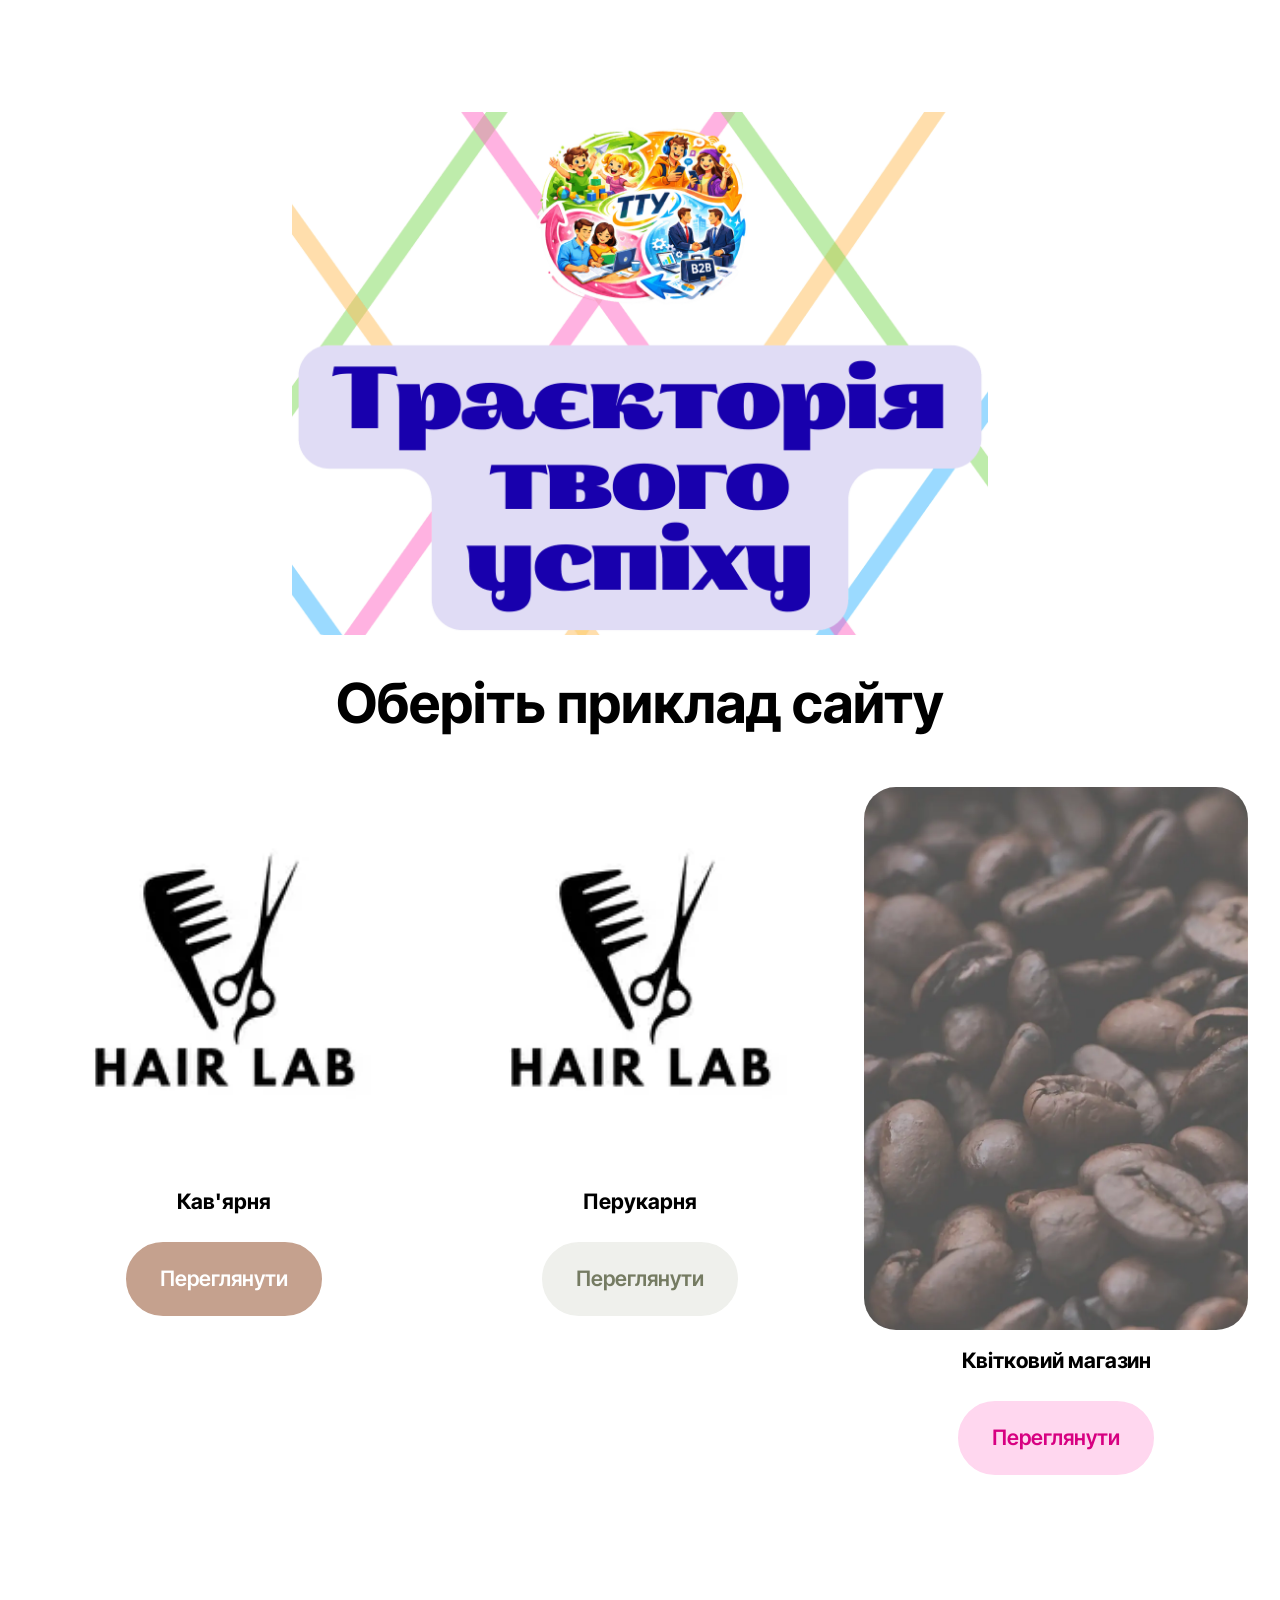
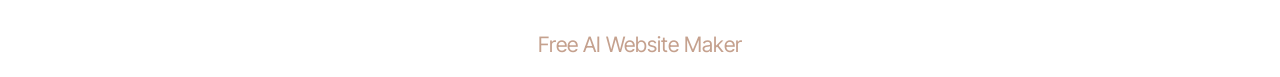
<file: index.html>
<!DOCTYPE html>
<html  >
<head>
  <!-- Site made with Mobirise Website Builder v6.1.12, https://mobirise.com -->
  <meta charset="UTF-8">
  <meta http-equiv="X-UA-Compatible" content="IE=edge">
  <meta name="generator" content="Mobirise v6.1.12, mobirise.com">
  <meta name="viewport" content="width=device-width, initial-scale=1, minimum-scale=1">
  <link rel="shortcut icon" href="assets/images/logo5.png" type="image/x-icon">
  <meta name="description" content="">
  
  
  <title>Home</title>
  <link rel="stylesheet" href="assets/bootstrap/css/bootstrap.min.css">
  <link rel="stylesheet" href="assets/theme/css/style.css">
  <link rel="preload" href="https://fonts.googleapis.com/css?family=Mako:400&display=swap" as="style" onload="this.onload=null;this.rel='stylesheet'">
  <noscript><link rel="stylesheet" href="https://fonts.googleapis.com/css?family=Mako:400&display=swap"></noscript>
  <link rel="preload" href="https://fonts.googleapis.com/css?family=Inter+Tight:100,200,300,400,500,600,700,800,900,100i,200i,300i,400i,500i,600i,700i,800i,900i&display=swap" as="style" onload="this.onload=null;this.rel='stylesheet'">
  <noscript><link rel="stylesheet" href="https://fonts.googleapis.com/css?family=Inter+Tight:100,200,300,400,500,600,700,800,900,100i,200i,300i,400i,500i,600i,700i,800i,900i&display=swap"></noscript>
  <link rel="preload" as="style" href="assets/mobirise/css/mbr-additional.css?v=Z0sN63"><link rel="stylesheet" href="assets/mobirise/css/mbr-additional.css?v=Z0sN63" type="text/css">

  
  
  
</head>
<body>
  
  <section data-bs-version="5.1" class="image01 cid-vifTOXZz1Y" id="image01-1h">
  

  
  

  <div class="container">
    <div class="row justify-content-center">
      <div class="col-12 col-lg-7">
        <div class="image-wrapper mb-4">
          <img class="w-100" src="assets/images/d091d183d0bad0bbd0b5d1822017-1414x1062.png" alt="Mobirise Website Builder">
        </div>
        
        
      </div>
    </div>
  </div>
</section>

<section data-bs-version="5.1" class="features13 start cid-vifULb8mxx" id="features013-1k">
    

<div class="container-fluid">
  <div class="row justify-content-center">
    <div class="col-12 content-head">
      <div class="mbr-section-head mb-5">
        <h4 class="mbr-section-title mbr-fonts-style align-center mb-0 display-2"><strong>Оберіть приклад сайту</strong></h4>
        
      </div>
    </div>
  </div>
  <div class="row mbr-section-content">
    <div class="item features-image col-6 col-md-4 col-lg-4">
      <div class="item-wrapper">
        <div class="item-img">
          <img src="assets/images/-.webp" alt="Mobirise Website Builder" title="" data-slide-to="0" data-bs-slide-to="0">
        </div>
        <div class="item-content align-left mt-3">
          <h5 class="item-title mbr-fonts-style mb-3 display-7">
            <strong>Кав'ярня</strong></h5>
          
          
        </div>
        <div class="mbr-section-btn item-footer mt-2"><a href="page1.html" class="btn item-btn btn-primary display-7">Переглянути</a></div>
      </div>
    </div>
    <div class="item features-image col-6 col-md-4 col-lg-4">
      <div class="item-wrapper">
        <div class="item-img">
          <img src="assets/images/-.webp" alt="Mobirise Website Builder" title="" data-slide-to="1" data-bs-slide-to="1">
        </div>
        <div class="item-content align-left mt-3">
          <h5 class="item-title mbr-fonts-style mb-3 display-7">
            <strong>Перукарня</strong></h5>
          
          
        </div>
        <div class="mbr-section-btn item-footer mt-2"><a href="page2.html" class="btn item-btn btn-white display-7">Переглянути</a></div>
      </div>
    </div>
    <div class="item features-image col-6 col-md-4 col-lg-4">
      <div class="item-wrapper">
        <div class="item-img">
          <img src="assets/images/-1.webp" alt="Mobirise Website Builder" title="" data-slide-to="2" data-bs-slide-to="2">
        </div>
        <div class="item-content align-left mt-3">
          <h5 class="item-title mbr-fonts-style mb-3 display-7">
            <strong>Квітковий магазин</strong></h5>
          
          
        </div>
        <div class="mbr-section-btn item-footer mt-2"><a href="page3.html" class="btn item-btn btn-secondary display-7">Переглянути</a></div>
      </div>
    </div>
    
    
    

  </div>
</div>
</section><section class="display-7" style="padding: 0;align-items: center;justify-content: center;flex-wrap: wrap;    align-content: center;display: flex;position: relative;height: 4rem;"><a href="https://mobiri.se/" style="flex: 1 1;height: 4rem;position: absolute;width: 100%;z-index: 1;"><img alt="" style="height: 4rem;" src="[data-uri]"></a><p style="margin: 0;text-align: center;" class="display-7">&#8204;</p><a style="z-index:1" href="https://mobirise.com/builder/ai-website-maker.html">Free AI Website Maker</a></section><script src="assets/bootstrap/js/bootstrap.bundle.min.js"></script>  <script src="assets/smoothscroll/smooth-scroll.js"></script>  <script src="assets/ytplayer/index.js"></script>  <script src="assets/theme/js/script.js"></script>  
  
  
</body>
</html>
</file>
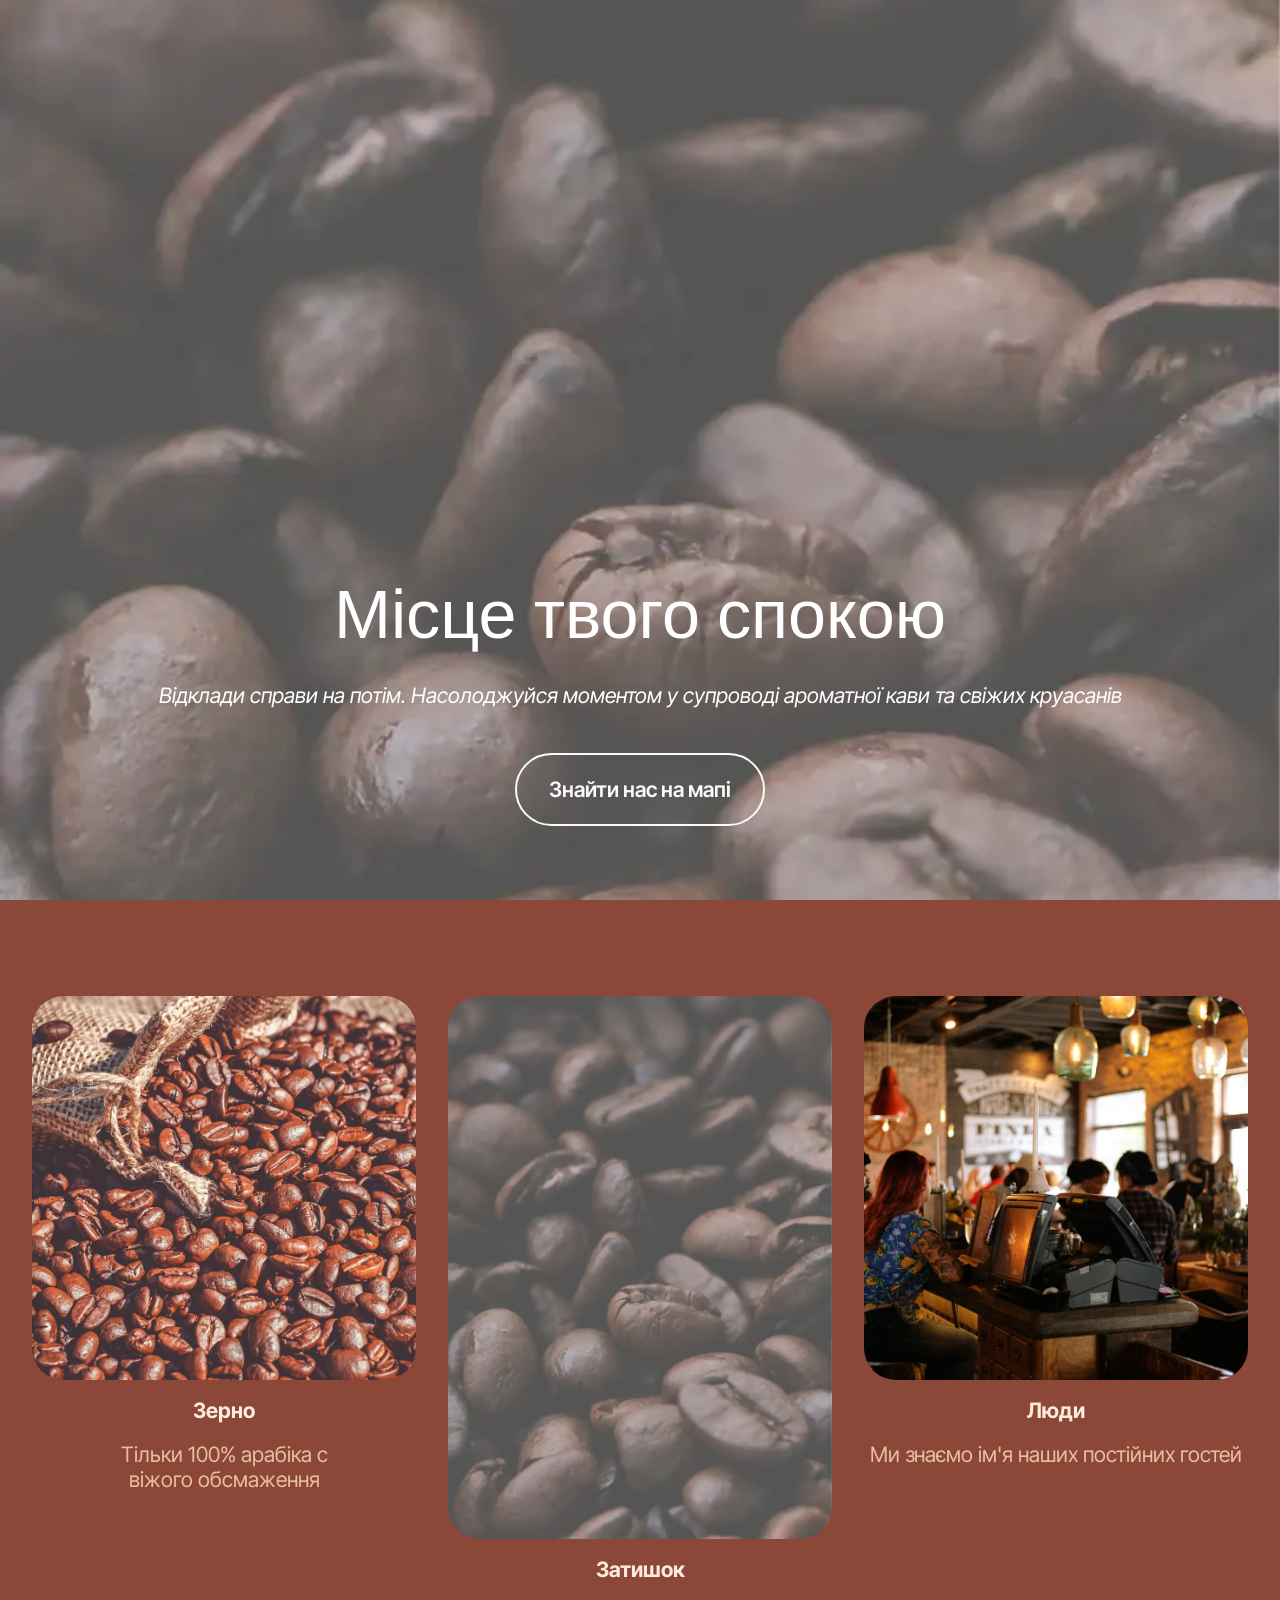
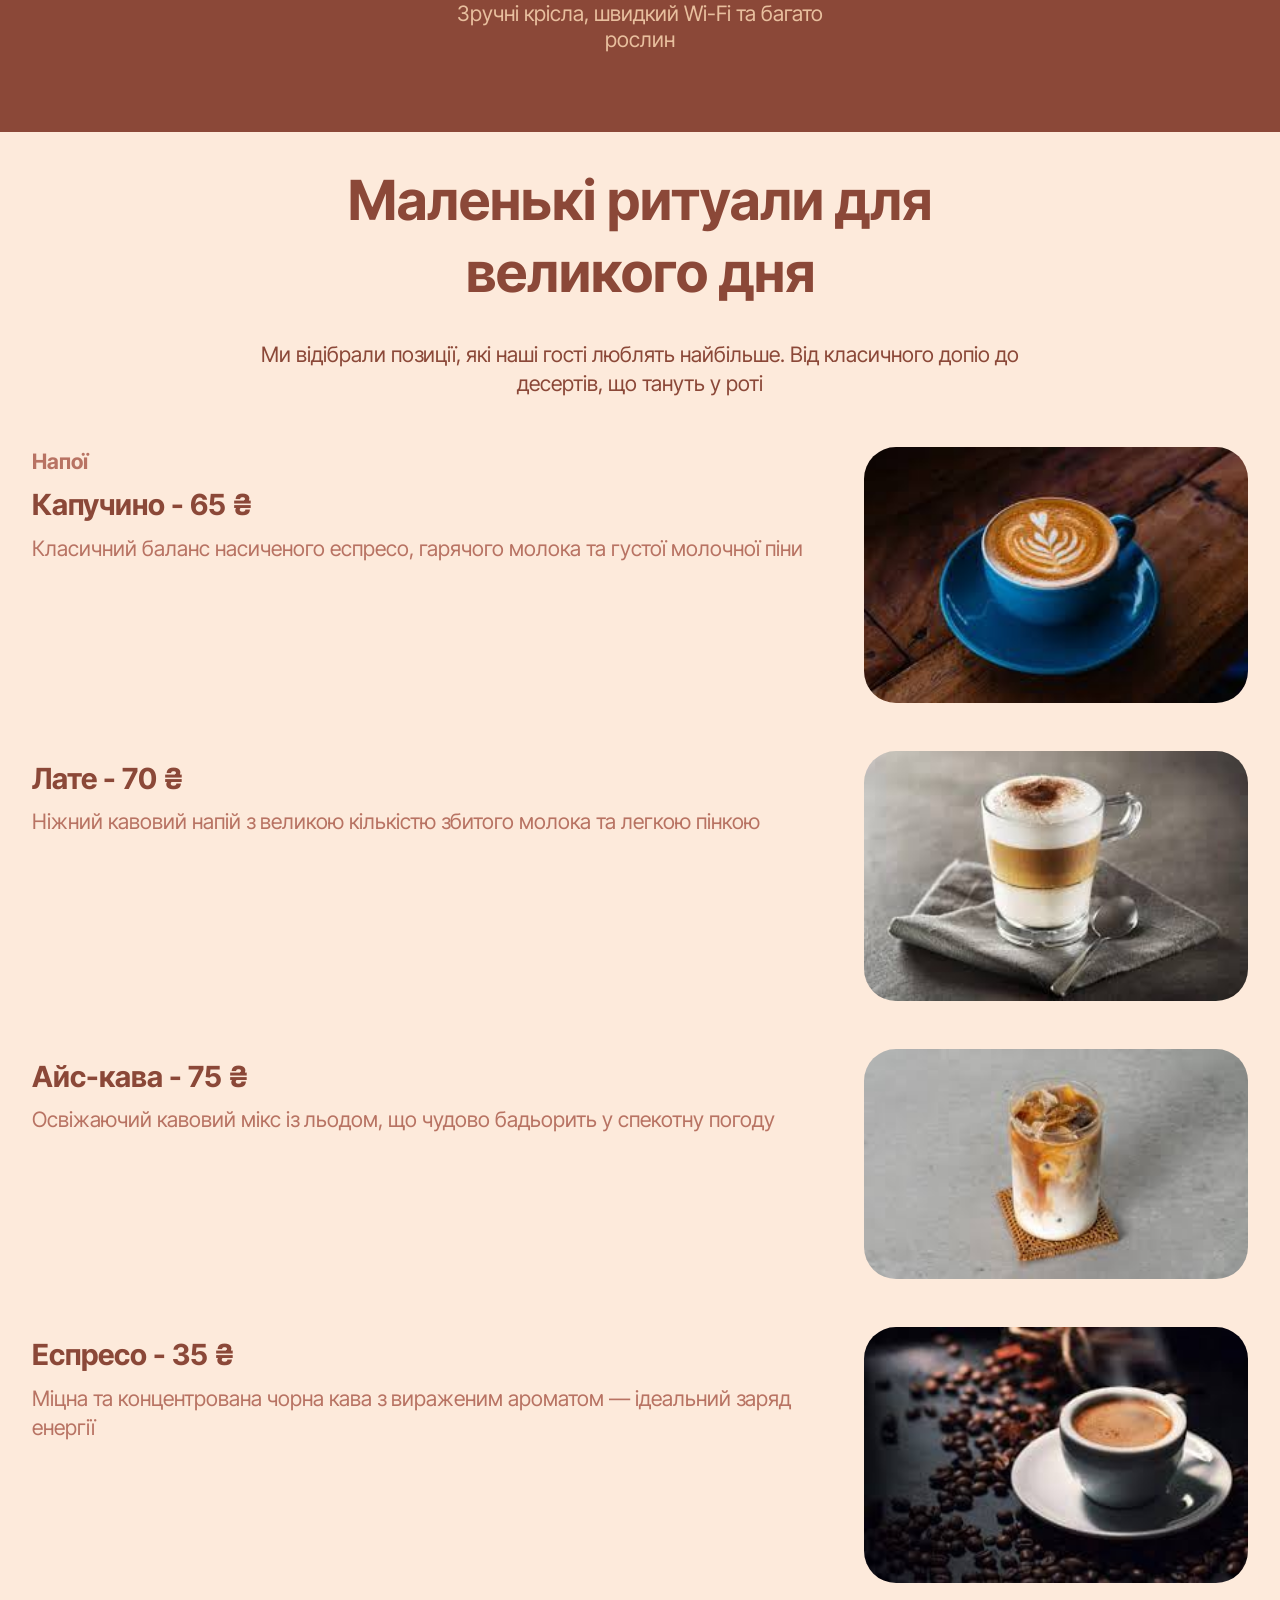
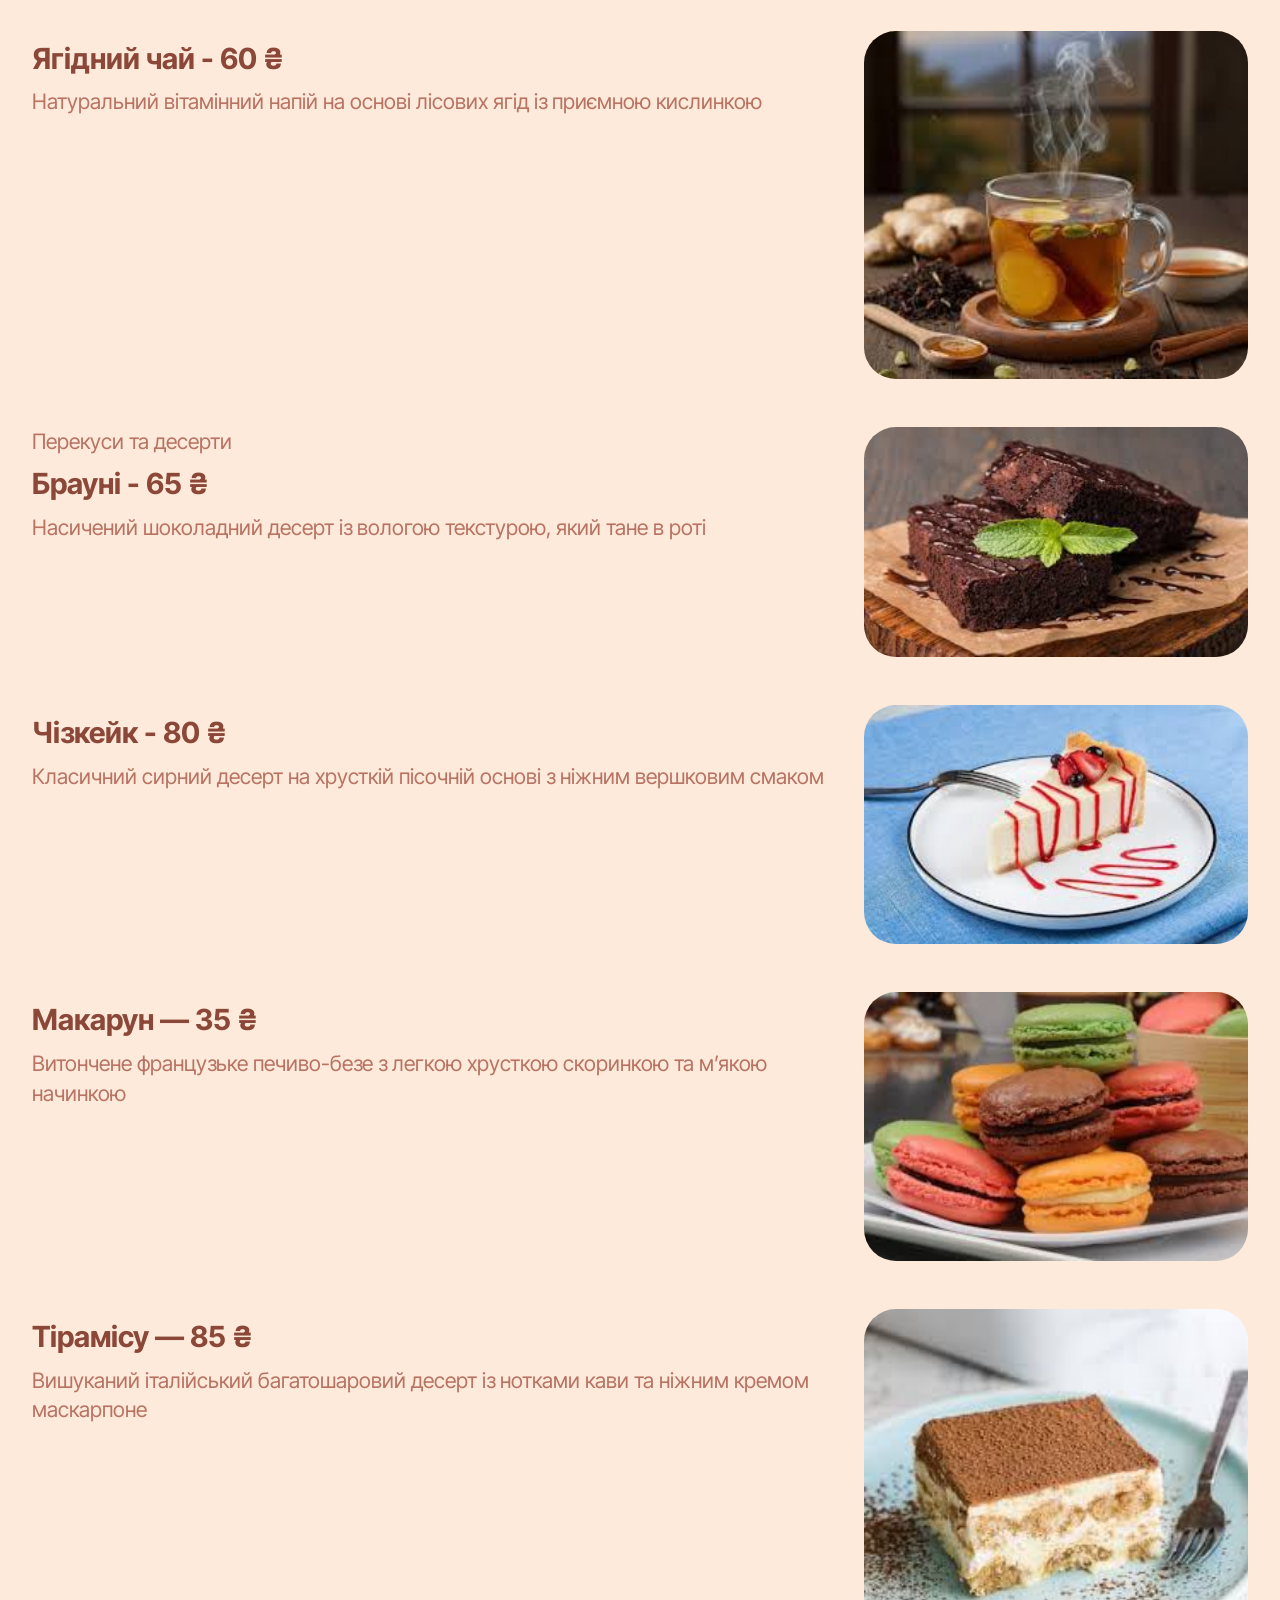
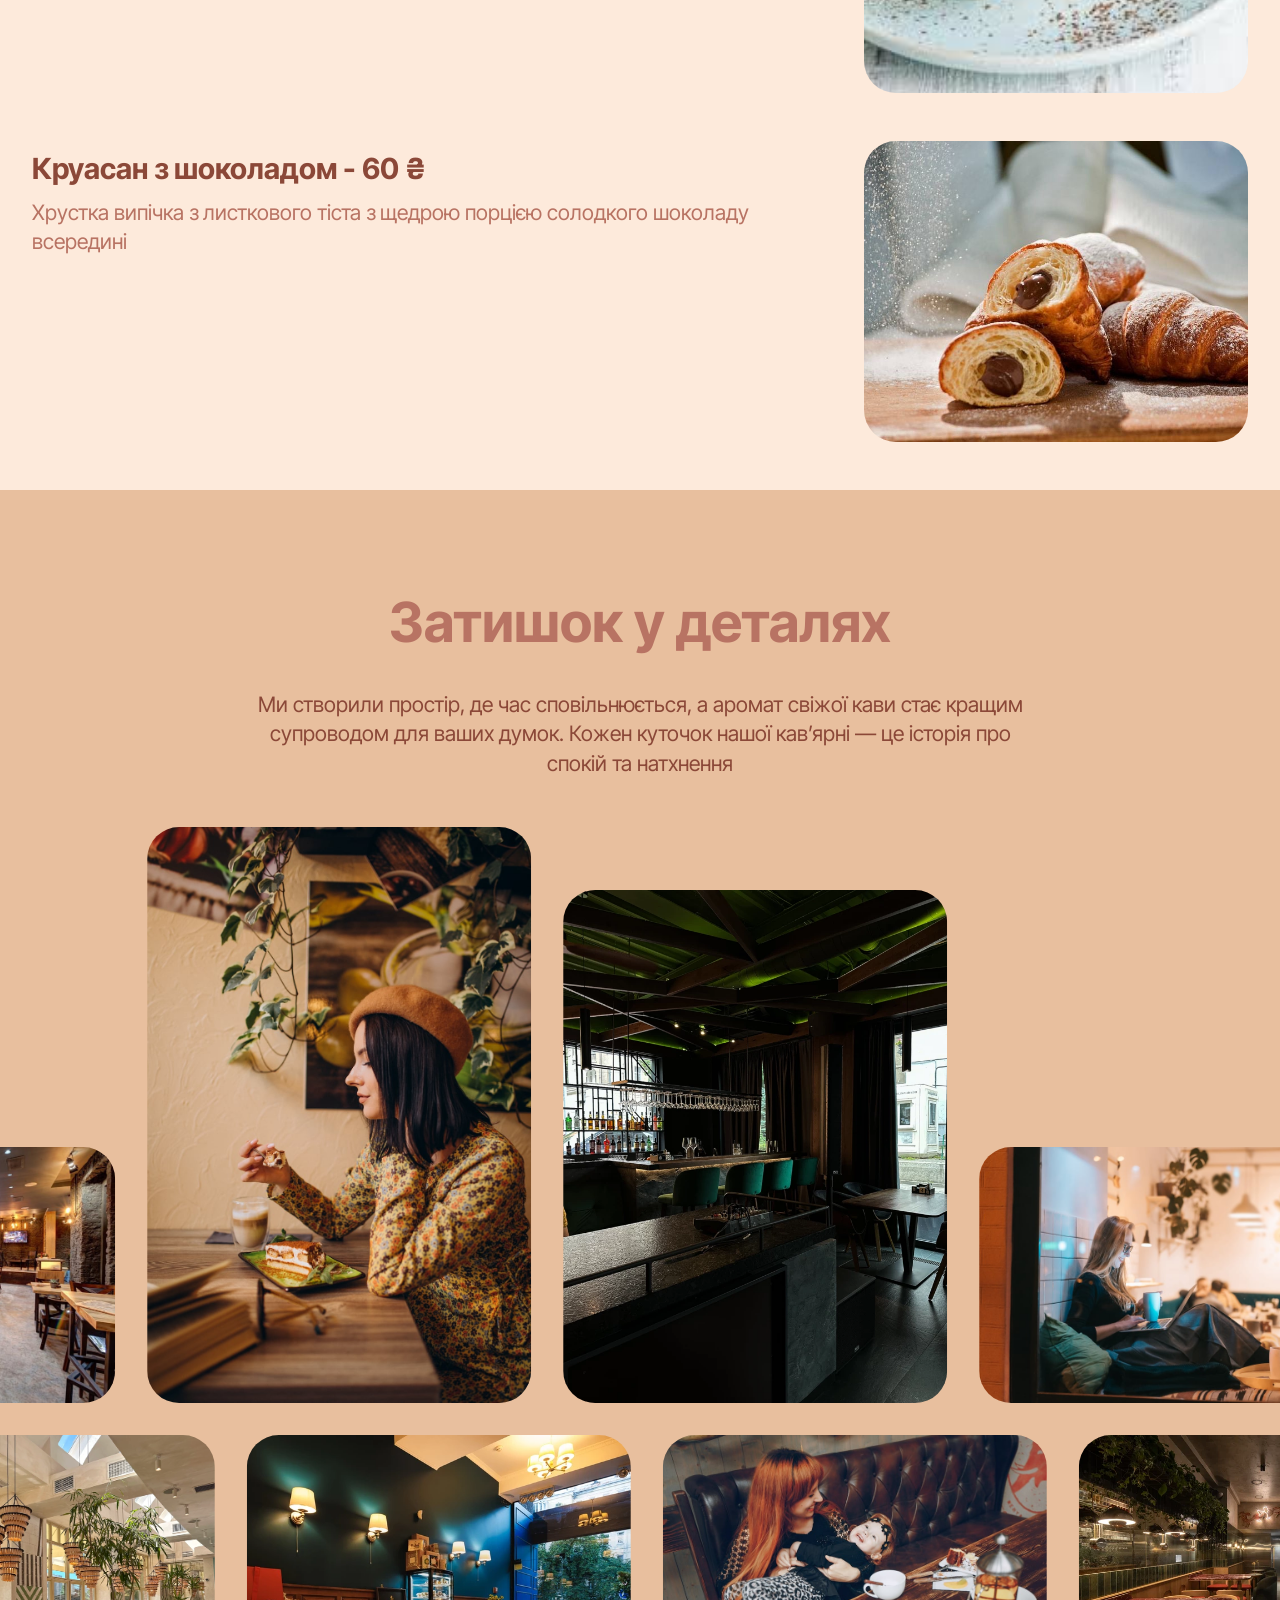
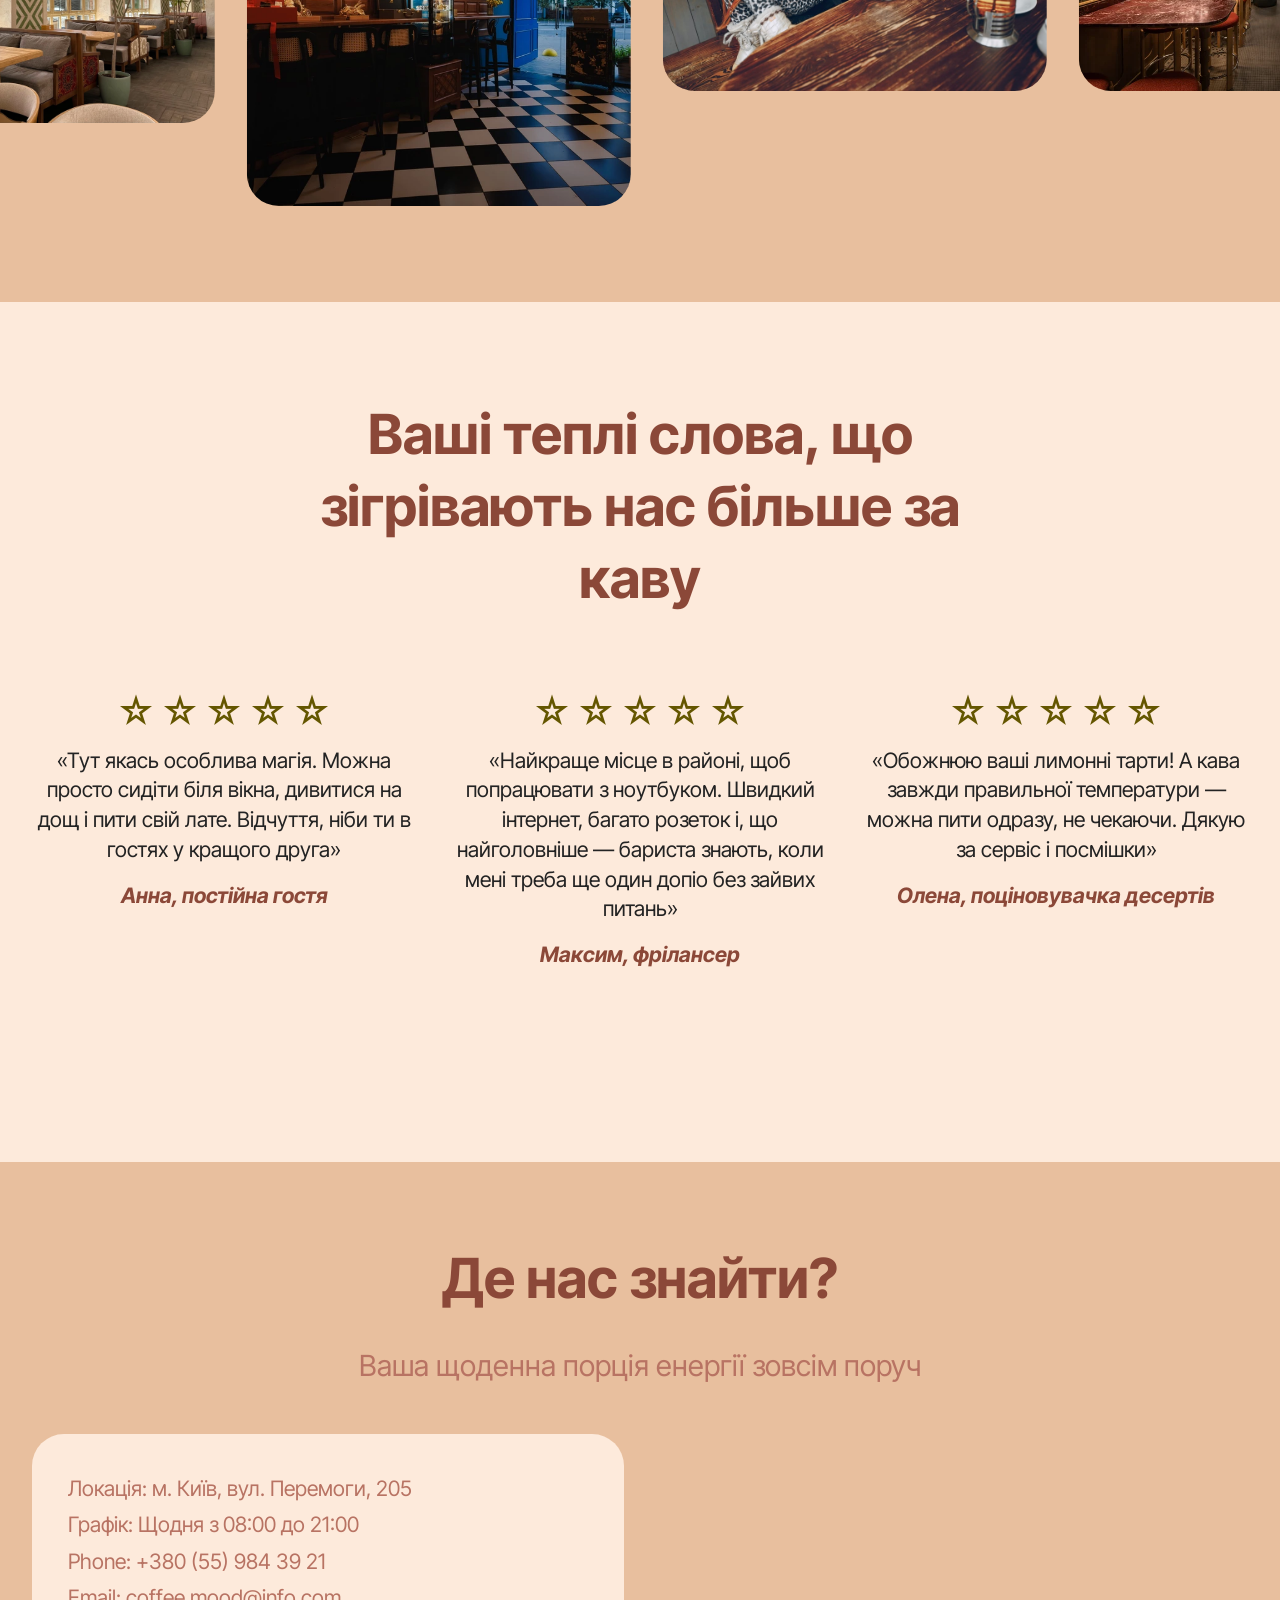
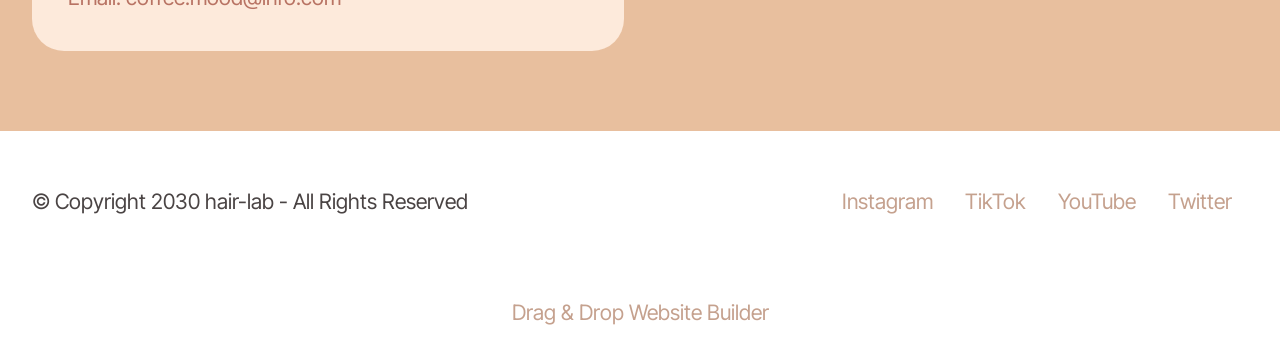
<file: page1.html>
<!DOCTYPE html>
<html  >
<head>
  <!-- Site made with Mobirise Website Builder v6.1.12, https://mobirise.com -->
  <meta charset="UTF-8">
  <meta http-equiv="X-UA-Compatible" content="IE=edge">
  <meta name="generator" content="Mobirise v6.1.12, mobirise.com">
  <meta name="viewport" content="width=device-width, initial-scale=1, minimum-scale=1">
  <link rel="shortcut icon" href="assets/images/logo5.png" type="image/x-icon">
  <meta name="description" content="">
  
  
  <title>Приклад 1 (Кав'ярня)</title>
  <link rel="stylesheet" href="assets/web/assets/mobirise-icons2/mobirise2.css">
  <link rel="stylesheet" href="assets/bootstrap/css/bootstrap.min.css">
  <link rel="stylesheet" href="assets/parallax/jarallax.css">
  <link rel="stylesheet" href="assets/theme/css/style.css">
  <link rel="preload" href="https://fonts.googleapis.com/css?family=Mako:400&display=swap" as="style" onload="this.onload=null;this.rel='stylesheet'">
  <noscript><link rel="stylesheet" href="https://fonts.googleapis.com/css?family=Mako:400&display=swap"></noscript>
  <link rel="preload" href="https://fonts.googleapis.com/css?family=Inter+Tight:100,200,300,400,500,600,700,800,900,100i,200i,300i,400i,500i,600i,700i,800i,900i&display=swap" as="style" onload="this.onload=null;this.rel='stylesheet'">
  <noscript><link rel="stylesheet" href="https://fonts.googleapis.com/css?family=Inter+Tight:100,200,300,400,500,600,700,800,900,100i,200i,300i,400i,500i,600i,700i,800i,900i&display=swap"></noscript>
  <link rel="preload" as="style" href="assets/mobirise/css/mbr-additional.css?v=hOSNKB"><link rel="stylesheet" href="assets/mobirise/css/mbr-additional.css?v=hOSNKB" type="text/css">

  
  
  
</head>
<body>
  
  <section data-bs-version="5.1" class="header16 cid-vhYR2r0Icf mbr-fullscreen mbr-parallax-background" id="header17-d">
  
  
  <div class="container-fluid">
    <div class="row">
      <div class="content-wrap col-12 col-md-12">
        <h1 class="mbr-section-title mbr-fonts-style mbr-white mb-4 display-1">Місце твого спокою</h1>
        
        <p class="mbr-fonts-style mbr-text mbr-white mb-4 display-7"><em>Відклади справи на потім. Насолоджуйся моментом у супроводі ароматної кави та свіжих круасанів</em></p>
        <div class="mbr-section-btn"><a class="btn btn-white-outline display-7" href="https://mobiri.se">Знайти нас на мапі</a></div>
      </div>
    </div>
  </div>
</section>

<section data-bs-version="5.1" class="features13 start cid-vhYR2r9ZWt" id="features013-e">
    

<div class="container-fluid">
  <div class="row justify-content-center">
    <div class="col-12 content-head">
      
    </div>
  </div>
  <div class="row mbr-section-content">
    <div class="item features-image col-6 col-md-4 col-lg-4">
      <div class="item-wrapper">
        <div class="item-img">
          <img src="assets/images/d0bad0bed184d0b520d0b7d0b5d180d0bdd0be201-883x883.jpg" alt="Mobirise Website Builder" title="" data-slide-to="0" data-bs-slide-to="0">
        </div>
        <div class="item-content align-left mt-3">
          <h5 class="item-title mbr-fonts-style mb-3 display-7">
            <strong>Зерно</strong><strong><br></strong></h5>
          <h6 class="item-subtitle mbr-fonts-style mb-3 display-7">
            Тільки 100% арабіка с<br>віжого обсмаження</h6>
          
        </div>
        
      </div>
    </div>
    <div class="item features-image col-6 col-md-4 col-lg-4">
      <div class="item-wrapper">
        <div class="item-img">
          <img src="assets/images/-1.webp" alt="Mobirise Website Builder" title="" data-slide-to="1" data-bs-slide-to="1">
        </div>
        <div class="item-content align-left mt-3">
          <h5 class="item-title mbr-fonts-style mb-3 display-7"><strong>Затишок</strong></h5>
          <h6 class="item-subtitle mbr-fonts-style mb-3 display-7">
            Зручні крісла, швидкий Wi-Fi та багато рослин</h6>
          
        </div>
        
      </div>
    </div>
    <div class="item features-image col-6 col-md-4 col-lg-4">
      <div class="item-wrapper">
        <div class="item-img">
          <img src="assets/images/d184d0bed182d0be20d0bbd18ed0b4d0b820d0bad0bed184d0b5-883x883.jpg" alt="Mobirise Website Builder" title="" data-slide-to="2" data-bs-slide-to="2">
        </div>
        <div class="item-content align-left mt-3">
          <h5 class="item-title mbr-fonts-style mb-3 display-7">
            <strong>Люди</strong></h5>
          <h6 class="item-subtitle mbr-fonts-style mb-3 display-7">
            Ми знаємо ім'я наших постійних гостей</h6>
          
        </div>
        
      </div>
    </div>
    
    
    

  </div>
</div>
</section>

<section data-bs-version="5.1" class="timeline02 cid-vhYR2rk8zy" id="timeline02-f">
  
  <div class="container">
    <div class="row justify-content-center">
      <div class="col-12 mb-5 content-head">
        <h3 class="mbr-section-title mbr-fonts-style align-center mb-0 display-2"><strong>Маленькі ритуали для великого дня</strong></h3>
        <h5 class="mbr-section-subtitle mbr-fonts-style align-center mb-0 mt-4 display-7">Ми відібрали позиції, які наші гості люблять найбільше. Від класичного допіо до десертів, що тануть у роті</h5>
      </div>
    </div>
    
    <div class="row justify-content-center item features-without-image active">
      <div class="col-12 col-lg">
        <p class="mbr-card-subtitle mbr-fonts-style mt-0 mb-2 display-7"><strong>Напої</strong></p>
        <h5 class="mbr-card-title mbr-fonts-style mt-0 mb-2 display-5"><strong>Капучино - 65 ₴</strong></h5>
        <p class="mbr-text mbr-fonts-style mt-0 display-7">
          Класичний баланс насиченого еспресо, гарячого молока та густої молочної піни</p>
      </div>
      <div class="col-md-12 col-lg-4 item-wrapper">
        <div class="image-wrapper mb-5">
          <img src="assets/images/d09ad0b0d0bfd183d187d0b8d0bdd0be-275x183.jpg" alt="Mobirise Website Builder" data-slide-to="1" data-bs-slide-to="1">
        </div>
      </div>
    </div><div class="row justify-content-center item features-without-image">
      <div class="col-12 col-lg">
        <p class="mbr-card-subtitle mbr-fonts-style mt-0 mb-2 display-7"></p>
        <h5 class="mbr-card-title mbr-fonts-style mt-0 mb-2 display-5"><strong>Лате - 70 ₴</strong></h5>
        <p class="mbr-text mbr-fonts-style mt-0 display-7">
          Ніжний кавовий напій з великою кількістю збитого молока та легкою пінкою</p>
      </div>
      <div class="col-md-12 col-lg-4 item-wrapper">
        <div class="image-wrapper mb-5">
          <img src="assets/images/d09bd0b0d182d0b5-278x181.jpg" alt="Mobirise Website Builder" data-slide-to="2" data-bs-slide-to="3">
        </div>
      </div>
    </div><div class="row justify-content-center item features-without-image">
      <div class="col-12 col-lg">
        <p class="mbr-card-subtitle mbr-fonts-style mt-0 mb-2 display-7"></p>
        <h5 class="mbr-card-title mbr-fonts-style mt-0 mb-2 display-5"><strong>Айс-кава - 75 ₴</strong></h5>
        <p class="mbr-text mbr-fonts-style mt-0 display-7">
          Освіжаючий кавовий мікс із льодом, що чудово бадьорить у спекотну погоду</p>
      </div>
      <div class="col-md-12 col-lg-4 item-wrapper">
        <div class="image-wrapper mb-5">
          <img src="assets/images/d090d0b9d181-d0bad0b0d0b2d0b0-290x174.jpg" alt="Mobirise Website Builder" data-slide-to="2" data-bs-slide-to="3">
        </div>
      </div>
    </div><div class="row justify-content-center item features-without-image">
      <div class="col-12 col-lg">
        <p class="mbr-card-subtitle mbr-fonts-style mt-0 mb-2 display-7"></p>
        <h5 class="mbr-card-title mbr-fonts-style mt-0 mb-2 display-5"><strong>Еспресо - 35 ₴</strong></h5>
        <p class="mbr-text mbr-fonts-style mt-0 display-7">
          Міцна та концентрована чорна кава з вираженим ароматом — ідеальний заряд енергії</p>
      </div>
      <div class="col-md-12 col-lg-4 item-wrapper">
        <div class="image-wrapper mb-5">
          <img src="assets/images/d095d181d0bfd180d0b5d181d0be-275x183.jpg" alt="Mobirise Website Builder" data-slide-to="3" data-bs-slide-to="4">
        </div>
      </div>
    </div><div class="row justify-content-center item features-without-image">
      <div class="col-12 col-lg">
        <p class="mbr-card-subtitle mbr-fonts-style mt-0 mb-2 display-7"></p>
        <h5 class="mbr-card-title mbr-fonts-style mt-0 mb-2 display-5"><strong>Ягідний чай - 60 ₴</strong></h5>
        <p class="mbr-text mbr-fonts-style mt-0 display-7">
          Натуральний вітамінний напій на основі лісових ягід із приємною кислинкою</p>
      </div>
      <div class="col-md-12 col-lg-4 item-wrapper">
        <div class="image-wrapper mb-5">
          <img src="assets/images/d0afd0b3d196d0b4d0bdd0b8d0b920d187d0b0d0b9-236x214.jpg" alt="Mobirise Website Builder" data-slide-to="4" data-bs-slide-to="5">
        </div>
      </div>
    </div><div class="row justify-content-center item features-without-image">
      <div class="col-12 col-lg">
        <p class="mbr-card-subtitle mbr-fonts-style mt-0 mb-2 display-7">Перекуси та десерти</p>
        <h5 class="mbr-card-title mbr-fonts-style mt-0 mb-2 display-5"><strong>Брауні - 65 ₴</strong></h5>
        <p class="mbr-text mbr-fonts-style mt-0 display-7">
          Насичений шоколадний десерт із вологою текстурою, який тане в роті</p>
      </div>
      <div class="col-md-12 col-lg-4 item-wrapper">
        <div class="image-wrapper mb-5">
          <img src="assets/images/d091d180d0b0d183d0bdd196-290x174.jpg" alt="Mobirise Website Builder" data-slide-to="5" data-bs-slide-to="5">
        </div>
      </div>
    </div><div class="row justify-content-center item features-without-image">
      <div class="col-12 col-lg">
        <p class="mbr-card-subtitle mbr-fonts-style mt-0 mb-2 display-7"></p>
        <h5 class="mbr-card-title mbr-fonts-style mt-0 mb-2 display-5"><strong>Чізкейк - 80 ₴</strong></h5>
        <p class="mbr-text mbr-fonts-style mt-0 display-7">
          Класичний сирний десерт на хрусткій пісочній основі з ніжним вершковим смаком</p>
      </div>
      <div class="col-md-12 col-lg-4 item-wrapper">
        <div class="image-wrapper mb-5">
          <img src="assets/images/d0a7d196d0b7d0bad0b5d0b9d0ba-284x177.jpg" alt="Mobirise Website Builder" data-slide-to="6" data-bs-slide-to="6">
        </div>
      </div>
    </div><div class="row justify-content-center item features-without-image">
      <div class="col-12 col-lg">
        <p class="mbr-card-subtitle mbr-fonts-style mt-0 mb-2 display-7"></p>
        <h5 class="mbr-card-title mbr-fonts-style mt-0 mb-2 display-5"><strong>Макарун — 35 ₴</strong></h5>
        <p class="mbr-text mbr-fonts-style mt-0 display-7">
          Витончене французьке печиво-безе з легкою хрусткою скоринкою та м’якою начинкою</p>
      </div>
      <div class="col-md-12 col-lg-4 item-wrapper">
        <div class="image-wrapper mb-5">
          <img src="assets/images/d09cd0b0d0bad0b0d180d183d0bd-269x188.jpg" alt="Mobirise Website Builder" data-slide-to="8" data-bs-slide-to="8">
        </div>
      </div>
    </div><div class="row justify-content-center item features-without-image">
      <div class="col-12 col-lg">
        <p class="mbr-card-subtitle mbr-fonts-style mt-0 mb-2 display-7"></p>
        <h5 class="mbr-card-title mbr-fonts-style mt-0 mb-2 display-5"><strong>Тірамісу — 85 ₴</strong></h5>
        <p class="mbr-text mbr-fonts-style mt-0 display-7">
          Вишуканий італійський багатошаровий десерт із нотками кави та ніжним кремом маскарпоне</p>
      </div>
      <div class="col-md-12 col-lg-4 item-wrapper">
        <div class="image-wrapper mb-5">
          <img src="assets/images/d0a2d196d180d0b0d0bcd196d181d183-225x225.jpg" alt="Mobirise Website Builder" data-slide-to="9" data-bs-slide-to="9">
        </div>
      </div>
    </div><div class="row justify-content-center item features-without-image">
      <div class="col-12 col-lg">
        <p class="mbr-card-subtitle mbr-fonts-style mt-0 mb-2 display-7"></p>
        <h5 class="mbr-card-title mbr-fonts-style mt-0 mb-2 display-5"><strong>Круасан з шоколадом - 60 ₴</strong></h5>
        <p class="mbr-text mbr-fonts-style mt-0 display-7">
          Хрустка випічка з листкового тіста з щедрою порцією солодкого шоколаду всередині</p>
      </div>
      <div class="col-md-12 col-lg-4 item-wrapper">
        <div class="image-wrapper mb-5">
          <img src="assets/images/d09ad180d183d0b0d181d0b0d0bd-d0b7-d188d0bed0bad0bed0bbd0b0d0b4d0bed0bc-750x588.jpg" alt="Mobirise Website Builder" data-slide-to="10" data-bs-slide-to="10">
        </div>
      </div>
    </div>
  </div>
</section>

<section data-bs-version="5.1" class="gallery4 cid-vhYR2rA2cb" id="gallery04-h">
  
  
  <div class="container-fluid gallery-wrapper">
    <div class="row justify-content-center">
      <div class="col-12 content-head">
        <div class="mbr-section-head mb-5">
          <h4 class="mbr-section-title mbr-fonts-style align-center mb-0 display-2"><strong>Затишок у деталях</strong></h4>
          <h5 class="mbr-section-subtitle mbr-fonts-style align-center mb-0 mt-4 display-7">Ми створили простір, де час сповільнюється, а аромат свіжої кави стає кращим супроводом для ваших думок. Кожен куточок нашої кав’ярні — це історія про спокій та натхнення</h5>
        </div>
      </div>
    </div>
    <div class="grid-container">
      <div class="grid-container-1" style="transform: translate3d(-200px, 0px, 0px);">
        <div class="grid-item">
          <img src="assets/images/d184d0bed182d0be20d0bad0b0d184d0b5202-921x614.jpg" alt="Mobirise Website Builder">
        </div>
        <div class="grid-item">
          <img src="assets/images/d184d0bed182d0be20d0bad0b0d184d0b5201-921x613.jpg" alt="Mobirise Website Builder">
        </div>
        <div class="grid-item">
          <img src="assets/images/d184d0bed182d0be20d0bad0b0d184d0b5203-921x1381.jpg" alt="Mobirise Website Builder">
        </div>
        <div class="grid-item">
          <img src="assets/images/-7.webp" alt="Mobirise Website Builder">
        </div>
      </div>
      <div class="grid-container-2" style="transform: translate3d(-70px, 0px, 0px);">
        <div class="grid-item">
          <img src="assets/images/-6.webp" alt="Mobirise Website Builder">
        </div>
        <div class="grid-item">
          <img src="assets/images/d184d0bed182d0be20d0bad0b0d184d0b5204-921x614.jpg" alt="Mobirise Website Builder">
        </div>
        <div class="grid-item">
          <img src="assets/images/-5.webp" alt="Mobirise Website Builder">
        </div>
        <div class="grid-item">
          <img src="assets/images/-8.webp" alt="Mobirise Website Builder">
        </div>
      </div>
    </div>
  </div>
</section>

<section data-bs-version="5.1" class="people02 cid-vhYR2rHrQ0" id="people02-i">
	

	
	
	<div class="container">
		<div class="row mb-5 justify-content-center">
			<div class="col-12 content-head">
				<h3 class="mbr-section-title mbr-fonts-style align-center mb-4 display-2"><strong>Ваші теплі слова, що зігрівають нас більше за каву</strong></h3>
				
			</div>
		</div>
		<div class="row">
				<div class="item features-without-image col-12 col-md-6 col-lg-4 mb-5">
					<div class="item-wrapper">
						<div class="card-box align-center">
							<div class="iconfont-wrapper mb-3">
								<span class="mbr-iconfont mobi-mbri-star mobi-mbri" style="color: rgb(100, 86, 0); fill: rgb(100, 86, 0);"></span>
								<span class="mbr-iconfont mobi-mbri-star mobi-mbri" style="color: rgb(100, 86, 0); fill: rgb(100, 86, 0);"></span>
								<span class="mbr-iconfont mobi-mbri-star mobi-mbri" style="color: rgb(100, 86, 0); fill: rgb(100, 86, 0);"></span>
								<span class="mbr-iconfont mobi-mbri-star mobi-mbri" style="color: rgb(100, 86, 0); fill: rgb(100, 86, 0);"></span>
								<span class="mbr-iconfont mobi-mbri-star mobi-mbri" style="color: rgb(100, 86, 0); fill: rgb(100, 86, 0);"></span>
							</div>
							<h5 class="card-title mbr-fonts-style mb-3 display-7">«Тут якась особлива магія. Можна просто сидіти біля вікна, дивитися на дощ і пити свій лате. Відчуття, ніби ти в гостях у кращого друга»</h5>
							<p class="card-text mbr-fonts-style mb-0 display-7"><strong><em>
								Анна, постійна гостя
							</em></strong></p>
						</div>
					</div>
				</div>
				<div class="item features-without-image col-12 col-md-6 col-lg-4 mb-5">
					<div class="item-wrapper">
						<div class="card-box align-center">
							<div class="iconfont-wrapper mb-3">
								<span class="mbr-iconfont mobi-mbri-star mobi-mbri" style="color: rgb(100, 86, 0); fill: rgb(100, 86, 0);"></span>
								<span class="mbr-iconfont mobi-mbri-star mobi-mbri" style="color: rgb(100, 86, 0); fill: rgb(100, 86, 0);"></span>
								<span class="mbr-iconfont mobi-mbri-star mobi-mbri" style="color: rgb(100, 86, 0); fill: rgb(100, 86, 0);"></span>
								<span class="mbr-iconfont mobi-mbri-star mobi-mbri" style="color: rgb(100, 86, 0); fill: rgb(100, 86, 0);"></span>
								<span class="mbr-iconfont mobi-mbri-star mobi-mbri"></span>
							</div>
							<h5 class="card-title mbr-fonts-style mb-3 display-7">«Найкраще місце в районі, щоб попрацювати з ноутбуком. Швидкий інтернет, багато розеток і, що найголовніше — бариста знають, коли мені треба ще один допіо без зайвих питань»</h5>
							<p class="card-text mbr-fonts-style mb-0 display-7"><strong><em>
								Максим, фрілансер
							</em></strong></p>
						</div>
					</div>
				</div>
				<div class="item features-without-image col-12 col-md-6 col-lg-4 mb-5">
					<div class="item-wrapper">
						<div class="card-box align-center">
							<div class="iconfont-wrapper mb-3">
								<span class="mbr-iconfont mobi-mbri-star mobi-mbri"></span>
								<span class="mbr-iconfont mobi-mbri-star mobi-mbri"></span>
								<span class="mbr-iconfont mobi-mbri-star mobi-mbri"></span>
								<span class="mbr-iconfont mobi-mbri-star mobi-mbri"></span>
								<span class="mbr-iconfont mobi-mbri-star mobi-mbri"></span>
							</div>
							<h5 class="card-title mbr-fonts-style mb-3 display-7">«Обожнюю ваші лимонні тарти! А кава завжди правильної температури — можна пити одразу, не чекаючи. Дякую за сервіс і посмішки»</h5>
							<p class="card-text mbr-fonts-style mb-0 display-7"><strong><em>
								Олена, поціновувачка десертів
							</em></strong></p>
						</div>
					</div>
				</div>
			</div>
		<div class="row mt-0 mt-md-5">
			
		</div>
	</div>
</section>

<section data-bs-version="5.1" class="contacts02 map1 cid-vhYR2rWcVk" id="contacts02-j">

    

    
    <div class="container">
        <div class="row justify-content-center">
            <div class="col-12 content-head">
                <div class="mbr-section-head mb-5">
                    <h3 class="mbr-section-title mbr-fonts-style align-center mb-0 display-2"><strong>Де нас знайти?</strong></h3>
                    <h4 class="mbr-section-subtitle mbr-fonts-style align-center mb-0 mt-4 display-5">Ваша щоденна порція енергії зовсім поруч</h4>
                </div>
            </div>
        </div>
        <div class="row justify-content-center">
            <div class="card col-12 col-md-12 col-lg-6">
                <div class="card-wrapper">
                    <div class="text-wrapper">
                        
                        <ul class="list mbr-fonts-style display-7">
                            <li class="mbr-text item-wrap">Локація: м. Київ, вул. Перемоги, 205</li><li class="mbr-text item-wrap">Графік: Щодня з 08:00 до 21:00</li><li class="mbr-text item-wrap">Phone: +380 (55) 984 39 21</li>
                            <li class="mbr-text item-wrap">Email: coffee.mood@info.com</li>
                        </ul>
                    </div>
                </div>
            </div>
            <div class="map-wrapper col-md-12 col-lg-6">
                <div class="google-map"><iframe frameborder="0" style="border:0" src="https://www.google.com/maps/embed?pb=!1m14!1m8!1m3!1d6045.3003145248895!2d-73.9884657!3d40.7477229!3m2!1i1024!2i768!4f13.1!3m3!1m2!1s0x89c259a9ac1f1b85%3A0x7e33d1c0e7af3be4!2zMzUwIDV0aCBBdmUsIE5ldyBZb3JrLCBOWSAxMDExOCwg0KHQqNCQ!5e0!3m2!1sru!2sru!4v1689597362021!5m2!1sen!2sen" allowfullscreen=""></iframe></div>
            </div>
        </div>
    </div>
</section>

<section data-bs-version="5.1" class="footer2 cid-vhYZuLzuwS" once="footers" id="footer02-p">
    

    
    

    <div class="container">
        <div class="row">
            <div class="col-12 col-lg-6 center mt-2 mb-3">
                <p class="mbr-fonts-style copyright mb-0 display-7">
                    © Copyright 2030 hair-lab - All Rights Reserved
                </p>
            </div>
            <div class="col-12 col-lg-6 center">
                <div class="row-links mt-2 mb-3">
                    <ul class="row-links-soc">
                        
                        
                        
                        
                    <li class="row-links-soc-item mbr-fonts-style display-7">
                            <a href="#" class="text-primary">Instagram</a>
                        </li><li class="row-links-soc-item mbr-fonts-style display-7">
                            <a href="#" class="text-primary">TikTok</a>
                        </li><li class="row-links-soc-item mbr-fonts-style display-7">
                            <a href="#" class="text-primary">YouTube</a>
                        </li><li class="row-links-soc-item mbr-fonts-style display-7">
                            <a href="#" class="text-primary">Twitter</a>
                        </li></ul>
                </div>
            </div>
        </div>
    </div>
</section><section class="display-7" style="padding: 0;align-items: center;justify-content: center;flex-wrap: wrap;    align-content: center;display: flex;position: relative;height: 4rem;"><a href="https://mobiri.se/" style="flex: 1 1;height: 4rem;position: absolute;width: 100%;z-index: 1;"><img alt="" style="height: 4rem;" src="[data-uri]"></a><p style="margin: 0;text-align: center;" class="display-7">&#8204;</p><a style="z-index:1" href="https://mobirise.com/drag-drop-website-builder.html">Drag & Drop Website Builder</a></section><script src="assets/bootstrap/js/bootstrap.bundle.min.js"></script>  <script src="assets/parallax/jarallax.js"></script>  <script src="assets/smoothscroll/smooth-scroll.js"></script>  <script src="assets/ytplayer/index.js"></script>  <script src="assets/scrollgallery/scroll-gallery.js"></script>  <script src="assets/theme/js/script.js"></script>  
  
  
</body>
</html>
</file>
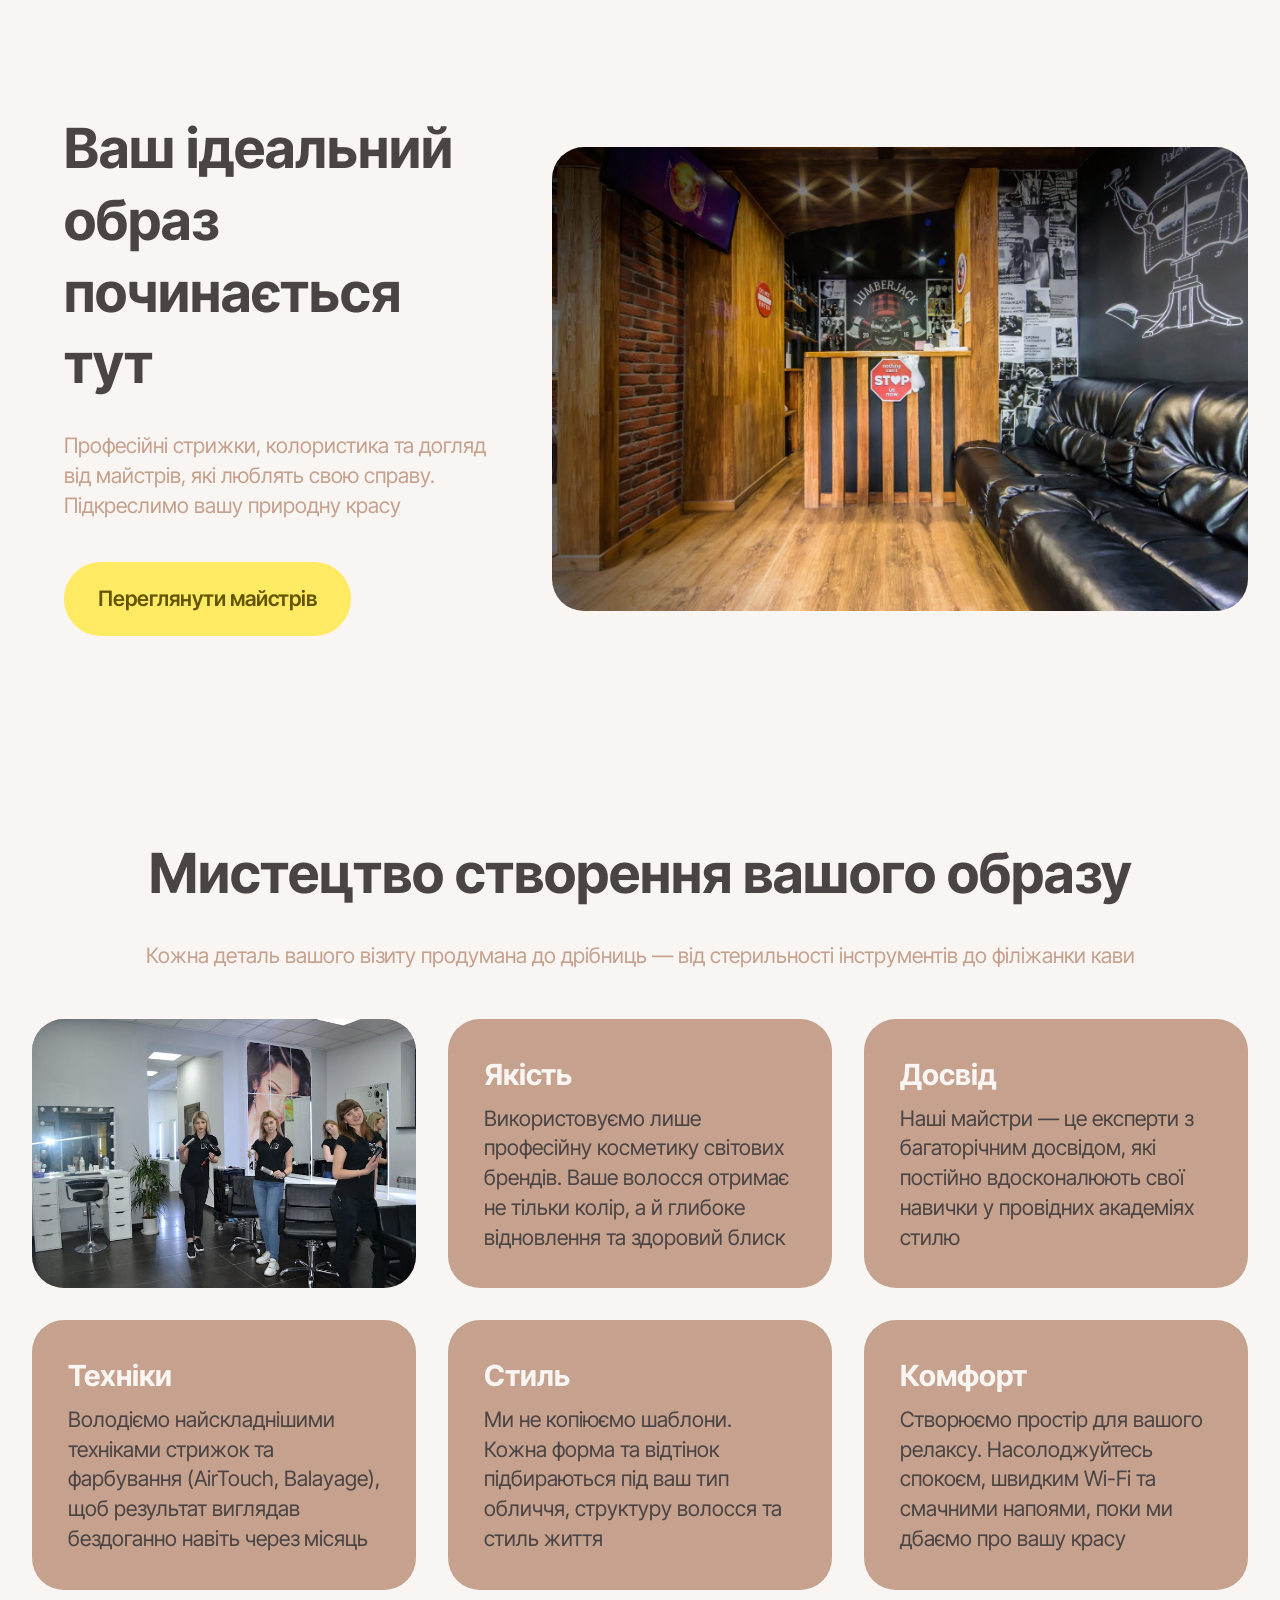
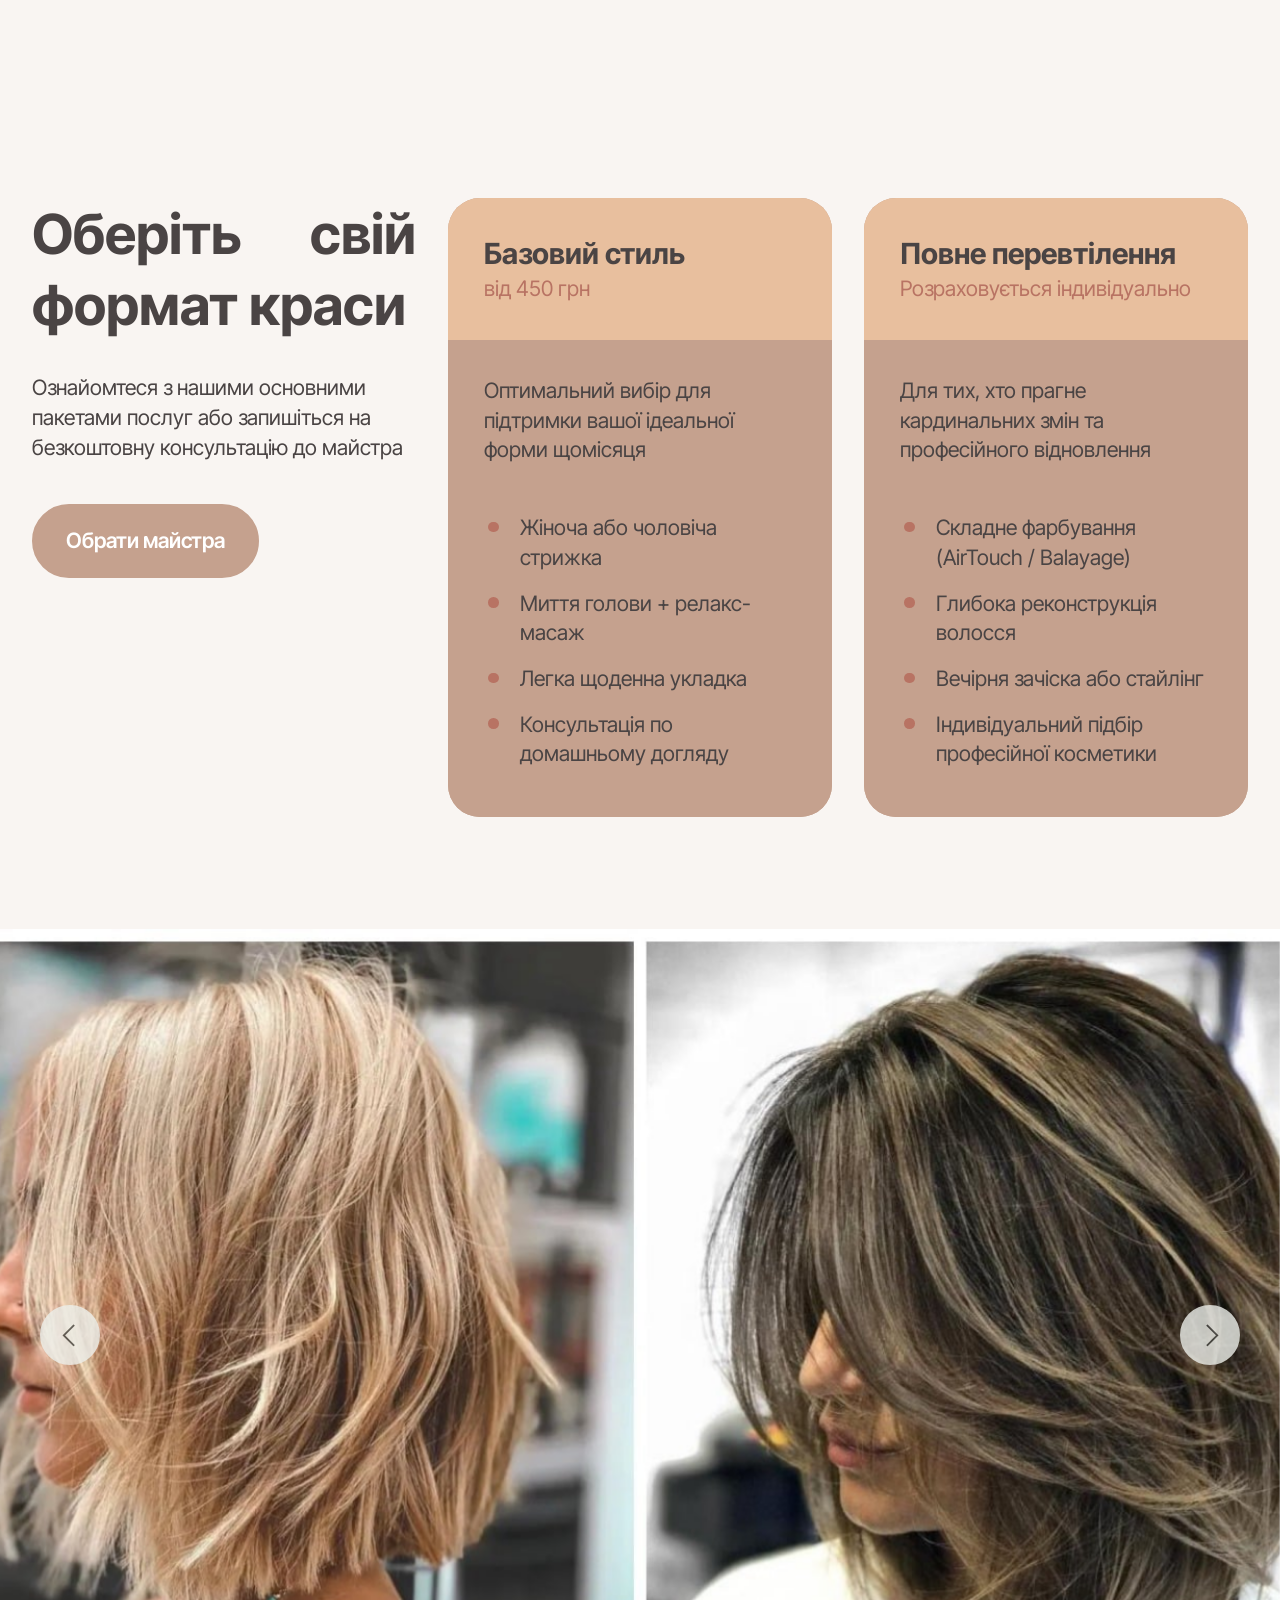
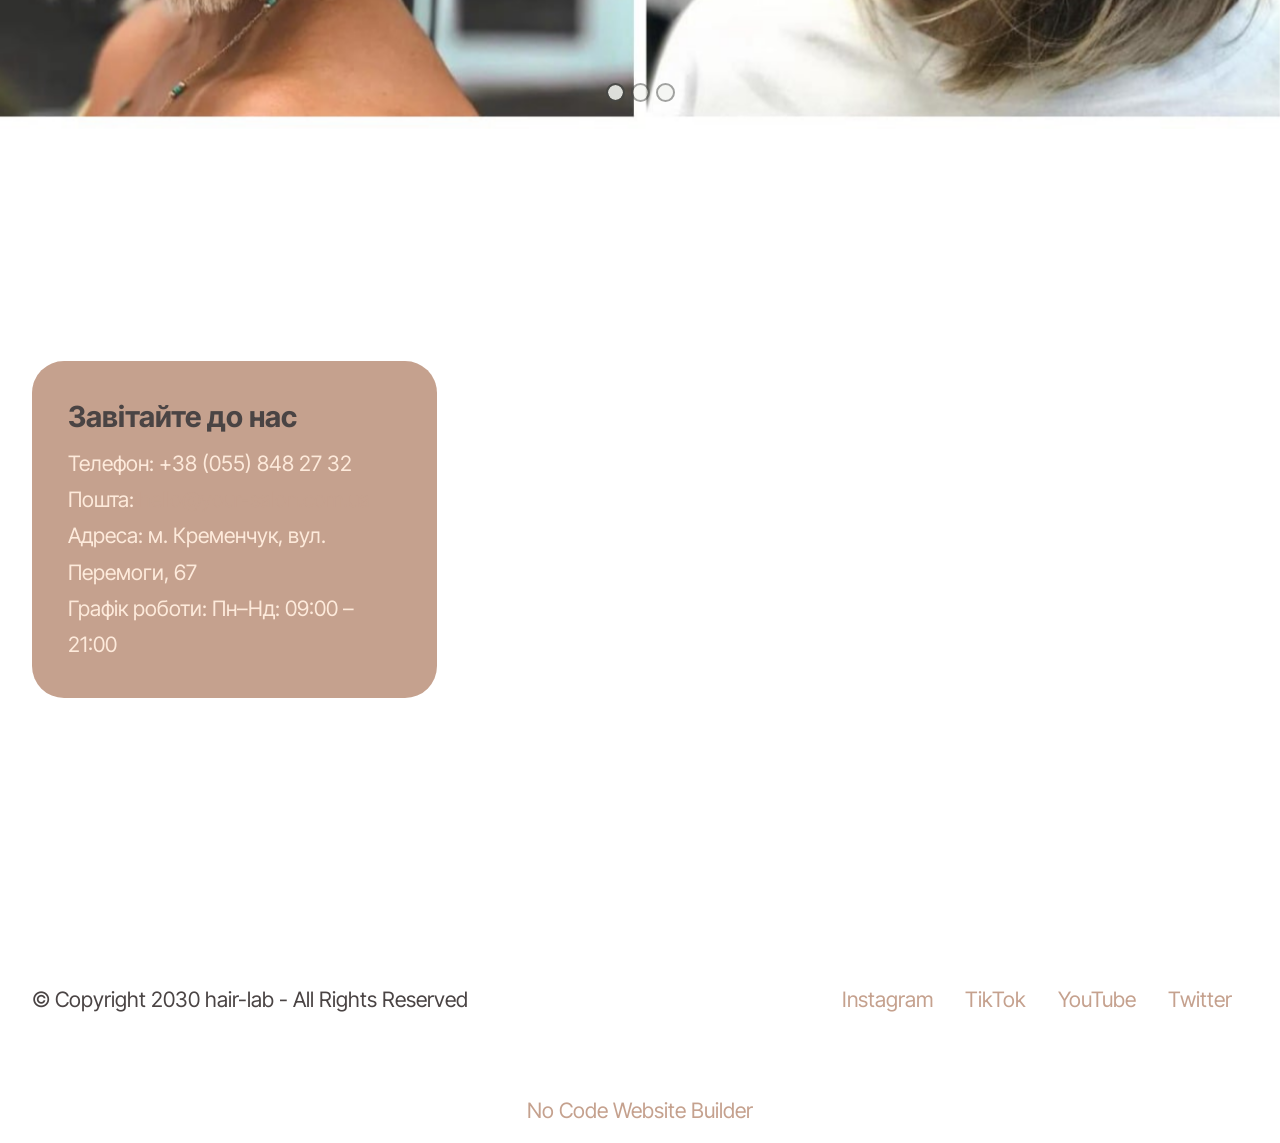
<file: page2.html>
<!DOCTYPE html>
<html  >
<head>
  <!-- Site made with Mobirise Website Builder v6.1.12, https://mobirise.com -->
  <meta charset="UTF-8">
  <meta http-equiv="X-UA-Compatible" content="IE=edge">
  <meta name="generator" content="Mobirise v6.1.12, mobirise.com">
  <meta name="viewport" content="width=device-width, initial-scale=1, minimum-scale=1">
  <link rel="shortcut icon" href="assets/images/logo5.png" type="image/x-icon">
  <meta name="description" content="">
  
  
  <title>Приклад 2 (Перукарня)</title>
  <link rel="stylesheet" href="assets/web/assets/mobirise-icons2/mobirise2.css">
  <link rel="stylesheet" href="assets/bootstrap/css/bootstrap.min.css">
  <link rel="stylesheet" href="assets/theme/css/style.css">
  <link rel="preload" href="https://fonts.googleapis.com/css?family=Mako:400&display=swap" as="style" onload="this.onload=null;this.rel='stylesheet'">
  <noscript><link rel="stylesheet" href="https://fonts.googleapis.com/css?family=Mako:400&display=swap"></noscript>
  <link rel="preload" href="https://fonts.googleapis.com/css?family=Inter+Tight:100,200,300,400,500,600,700,800,900,100i,200i,300i,400i,500i,600i,700i,800i,900i&display=swap" as="style" onload="this.onload=null;this.rel='stylesheet'">
  <noscript><link rel="stylesheet" href="https://fonts.googleapis.com/css?family=Inter+Tight:100,200,300,400,500,600,700,800,900,100i,200i,300i,400i,500i,600i,700i,800i,900i&display=swap"></noscript>
  <link rel="preload" as="style" href="assets/mobirise/css/mbr-additional.css?v=uKhZev"><link rel="stylesheet" href="assets/mobirise/css/mbr-additional.css?v=uKhZev" type="text/css">

  
  
  
</head>
<body>
  
  <section data-bs-version="5.1" class="header1 cid-vhZFb4DyFE" id="header01-s">
	

	
	

	<div class="container-fluid">
		<div class="row justify-content-center">
			<div class="col-12 col-md-12 col-lg-7 image-wrapper">
				<img class="w-100" src="assets/images/d0bfd0b5d180d183d0bad0b0d180d0bdd18f-1594x1063.jpg" alt="Mobirise Website Builder">
			</div>
			<div class="col-12 col-lg col-md-12">
				<div class="text-wrapper align-left">
					<h1 class="mbr-section-title mbr-fonts-style mb-4 display-2"><strong>Ваш ідеальний образ почина</strong><strong>ється тут</strong></h1>
					<p class="mbr-text mbr-fonts-style mb-4 display-7">
						Професійні стрижки, колористика та догляд від майстрів, які люблять свою справу. Підкреслимо вашу природну красу</p>
					<div class="mbr-section-btn mt-3"><a class="btn btn-danger display-7" href="https://mobiri.se">Переглянути майстрів</a></div>
				</div>
			</div>
		</div>
	</div>
</section>

<section data-bs-version="5.1" class="features036 cid-vhZFEHlmEQ" id="features036-t">
	

	
	

	<div class="container">
		<div class="row justify-content-center">
			<div class="col-md-12 content-head mb-5">
				<h1 class="mbr-section-title mbr-fonts-style mb-0 display-2"><strong>Мистецтво створення вашого образу</strong></h1>
				<p class="mbr-text mbr-fonts-style mt-4 mb-0 display-7">
					Кожна деталь вашого візиту продумана до дрібниць — від стерильності інструментів до філіжанки кави</p>
			</div>
		</div>


		<div class="row justify-content-center">
			<div class="item features-without-image col-12 col-md-12 col-lg-4 item-mb active">
				<div class="item-wrapper image-wrapper">
					<img class="w-100" src="assets/images/d0bfd0b5d180d183d0bad0b0d180d0bdd18f20d184d0bed182d0be-750x500.jpg" alt="Mobirise Website Builder" data-slide-to="0" data-bs-slide-to="0">
				</div>
			</div>

			<div class="item features-without-image col-12 col-md-12 col-lg-4 item-mb">
				<div class="item-wrapper">
					<div class="align-left item-content">
						
						<h5 class="card-title mbr-fonts-style display-5">
							<strong>Якість</strong>
						</h5>
						<p class="card-text mbr-fonts-style display-7">
							Використовуємо лише професійну косметику світових брендів. Ваше волосся отримає не тільки колір, а й глибоке відновлення та здоровий блиск</p>
						
					</div>

				</div>
			</div>
			<div class="item features-without-image col-12 col-md-12 col-lg-4 item-mb">
				<div class="item-wrapper">
					<div class=" align-left item-content">
						
						<h5 class="card-title mbr-fonts-style display-5">
							<strong>Досвід</strong>
						</h5>
						<p class="card-text mbr-fonts-style display-7">
							Наші майстри — це експерти з багаторічним досвідом, які постійно вдосконалюють свої навички у провідних академіях стилю</p>
						
					</div>

				</div>
			</div>
			<div class="item features-without-image col-12 col-md-12 col-lg-4 item-mb">
				<div class="item-wrapper">
					<div class="align-left item-content">
						
						<h5 class="card-title mbr-fonts-style display-5">
							<strong>Техніки</strong>
						</h5>
						<p class="card-text mbr-fonts-style display-7">
							Володіємо найскладнішими техніками стрижок та фарбування (AirTouch, Balayage), щоб результат виглядав бездоганно навіть через місяць</p>
						
					</div>

				</div>
			</div>
			<div class="item features-without-image col-12 col-md-12 col-lg-4 item-mb">
				<div class="item-wrapper">
					<div class="align-left item-content">
						
						<h5 class="card-title mbr-fonts-style display-5">
							<strong>Стиль</strong>
						</h5>
						<p class="card-text mbr-fonts-style display-7">
							Ми не копіюємо шаблони. Кожна форма та відтінок підбираються під ваш тип обличчя, структуру волосся та стиль життя</p>
						
					</div>

				</div>
			</div>
			<div class="item features-without-image col-12 col-md-12 col-lg-4 item-mb">
				<div class="item-wrapper">
					<div class="align-left item-content">
						
						<h5 class="card-title mbr-fonts-style display-5">
							<strong>Комфорт</strong>
						</h5>
						<p class="card-text mbr-fonts-style display-7">
							Створюємо простір для вашого релаксу. Насолоджуйтесь спокоєм, швидким Wi-Fi та смачними напоями, поки ми дбаємо про вашу красу</p>
						
					</div>

				</div>
			</div>
		</div>
	</div>
</section>

<section data-bs-version="5.1" class="pricing04 startm5 cid-vhZFOW8JB1" id="pricing04-u">
  
  
  
  <div class="container">
    <div class="row justify-content-center">
      <div class="col-lg-4">
        <div class="col-12 col-md-12">
          <h5 class="mbr-section-title mbr-fonts-style mt-0 mb-4 display-2"><strong>Оберіть свій формат краси</strong></h5>
          <h6 class="mbr-section-subtitle mbr-fonts-style mt-0 mb-4 display-7">Ознайомтеся з нашими основними пакетами послуг або запишіться на безкоштовну консультацію до майстра</h6>
         <div class="mbr-section-btn mt-3 main-button"><a href="" class="btn btn-primary display-7">Обрати майстра</a></div>
        </div>
      </div>

      <div class="col-lg-8 side-features">
        
        <div class="item features-without-image col-12 col-md-6 col-lg-6 item-mb active">
          <div class="item-wrapper">
            <div class="item-head">
              <h5 class="item-title mbr-fonts-style mb-0 display-5"><strong>Базовий стиль</strong></h5>
              <h6 class="item-subtitle mbr-fonts-style mb-0 display-7">від 450 грн</h6>
            </div>
            <div class="item-content">
              <p class="mbr-text mbr-fonts-style display-7">
                Оптимальний вибір для підтримки вашої ідеальної форми щомісяця
              </p>
              <div class="mb-4">
                </div>
              <div class="counter-container mbr-text mbr-fonts-style display-7">
                <ul>
                  <li>Жіноча або чоловіча стрижка</li>
                  <li>Миття голови + релакс-масаж</li>
                  <li>Легка щоденна укладка</li><li>Консультація по домашньому догляду</li>
                </ul>
              </div>
            </div>
            
          </div>
        </div><div class="item features-without-image col-12 col-md-6 col-lg-6 item-mb">
          <div class="item-wrapper">
            <div class="item-head">
              <h5 class="item-title mbr-fonts-style mb-0 display-5"><strong>Повне перевтілення</strong></h5>
              <h6 class="item-subtitle mbr-fonts-style mb-0 display-7">Розраховується індивідуально</h6>
            </div>
            <div class="item-content">
              <p class="mbr-text mbr-fonts-style display-7">
                Для тих, хто прагне кардинальних змін та професійного відновлення
              </p>
              <div class="mb-4">
                </div>
              <div class="counter-container mbr-text mbr-fonts-style display-7">
                <ul>
                  <li>Складне фарбування (AirTouch / Balayage)</li>
                  <li>Глибока реконструкція волосся</li>
                  <li>Вечірня зачіска або стайлінг</li><li>Індивідуальний підбір професійної косметики</li>
                </ul>
              </div>
            </div>
            
          </div>
        </div>
      </div>
    </div>
  </div>
</section>

<section data-bs-version="5.1" class="slider3 cid-vhZFV5dkOw" id="slider03-v">
    
    <div class="carousel slide" id="vm24SZddZG" data-interval="5000" data-bs-interval="5000">
        <ol class="carousel-indicators">
            <li data-slide-to="0" data-bs-slide-to="0" class="active" data-target="#vm24SZddZG" data-bs-target="#vm24SZddZG"></li>
            <li data-slide-to="1" data-bs-slide-to="1" data-target="#vm24SZddZG" data-bs-target="#vm24SZddZG"></li>
            <li data-slide-to="2" data-bs-slide-to="2" data-target="#vm24SZddZG" data-bs-target="#vm24SZddZG"></li>
        </ol>
        <div class="carousel-inner">
            
            <div class="carousel-item slider-image item active">
                <div class="item-wrapper">
                    <img class="d-block w-100" src="assets/images/d0bad0b0d180d0b5-1366x768.jpg" alt="Mobirise Website Builder" data-slide-to="0" data-bs-slide-to="0">
                    
                    
                </div>
            </div><div class="carousel-item slider-image item">
                <div class="item-wrapper">
                    <img class="d-block w-100" src="assets/images/-2025-600x406.jpg" alt="Mobirise Website Builder" data-slide-to="1" data-bs-slide-to="1">
                    
                    
                </div>
            </div>
            <div class="carousel-item slider-image item">
                <div class="item-wrapper">
                    <img class="d-block w-100" src="assets/images/d184d0bed182d0be20d0bfd0b5d180d183d0bad0b0d180d0bdd18f-1440x812.jpg" alt="Mobirise Website Builder" data-slide-to="0" data-bs-slide-to="0">
                    
                    
                </div>
            </div>
        </div>
        <a class="carousel-control carousel-control-prev" role="button" data-slide="prev" data-bs-slide="prev" href="#vm24SZddZG">
            <span class="mobi-mbri mobi-mbri-arrow-prev" aria-hidden="true"></span>
            <span class="sr-only visually-hidden">Previous</span>
        </a>
        <a class="carousel-control carousel-control-next" role="button" data-slide="next" data-bs-slide="next" href="#vm24SZddZG">
            <span class="mobi-mbri mobi-mbri-arrow-next" aria-hidden="true"></span>
            <span class="sr-only visually-hidden">Next</span>
        </a>
    </div>
</section>

<section data-bs-version="5.1" class="contacts4 map1 cid-vhZFZAL1gZ" id="contacts04-w">

	

	<div class="main_wrapper">
		<div class="b_wrapper">
			<div class="container-fluid">
				<div class="row justify-content-start">
					<div class="col-md-5 col-lg-4 item-wrapper">
                        <h5 class="cardTitle mbr-fonts-style mb-2 display-5"><strong>Завітайте до нас</strong></h5>
                        <ul class="list mbr-fonts-style display-7">
                            <li class="mbr-text item-wrap">Телефон: +38 (055) 848 27 32</li>
                            <li class="mbr-text item-wrap">Пошта: <a href="mailto:info@site.com" class="text-primary">hello@your-salon.com.ua</a></li><li class="mbr-text item-wrap">Адреса: м. Кременчук, вул. Перемоги, 67</li>
                            <li class="mbr-text item-wrap">Графік роботи: Пн–Нд: 09:00 – 21:00</li>
                        </ul>
					</div>
				</div>
			</div>
		</div>
        <div class="google-map"><iframe frameborder="0" style="border:0" src="https://www.google.com/maps/embed?pb=!1m14!1m8!1m3!1d6045.3003145248895!2d-73.9884657!3d40.7477229!3m2!1i1024!2i768!4f13.1!3m3!1m2!1s0x89c259a9ac1f1b85%3A0x7e33d1c0e7af3be4!2zMzUwIDV0aCBBdmUsIE5ldyBZb3JrLCBOWSAxMDExOCwg0KHQqNCQ!5e0!3m2!1sru!2sru!4v1689597362021!5m2!1sen!2sen" allowfullscreen=""></iframe></div>
	</div>
</section>

<section data-bs-version="5.1" class="footer2 cid-vhYZuLzuwS" once="footers" id="footer02-r">
    

    
    

    <div class="container">
        <div class="row">
            <div class="col-12 col-lg-6 center mt-2 mb-3">
                <p class="mbr-fonts-style copyright mb-0 display-7">
                    © Copyright 2030 hair-lab - All Rights Reserved
                </p>
            </div>
            <div class="col-12 col-lg-6 center">
                <div class="row-links mt-2 mb-3">
                    <ul class="row-links-soc">
                        
                        
                        
                        
                    <li class="row-links-soc-item mbr-fonts-style display-7">
                            <a href="#" class="text-primary">Instagram</a>
                        </li><li class="row-links-soc-item mbr-fonts-style display-7">
                            <a href="#" class="text-primary">TikTok</a>
                        </li><li class="row-links-soc-item mbr-fonts-style display-7">
                            <a href="#" class="text-primary">YouTube</a>
                        </li><li class="row-links-soc-item mbr-fonts-style display-7">
                            <a href="#" class="text-primary">Twitter</a>
                        </li></ul>
                </div>
            </div>
        </div>
    </div>
</section><section class="display-7" style="padding: 0;align-items: center;justify-content: center;flex-wrap: wrap;    align-content: center;display: flex;position: relative;height: 4rem;"><a href="https://mobiri.se/" style="flex: 1 1;height: 4rem;position: absolute;width: 100%;z-index: 1;"><img alt="" style="height: 4rem;" src="[data-uri]"></a><p style="margin: 0;text-align: center;" class="display-7">&#8204;</p><a style="z-index:1" href="https://mobirise.com/builder/no-code-website-builder.html">No Code Website Builder</a></section><script src="assets/bootstrap/js/bootstrap.bundle.min.js"></script>  <script src="assets/smoothscroll/smooth-scroll.js"></script>  <script src="assets/ytplayer/index.js"></script>  <script src="assets/theme/js/script.js"></script>  
  
  
</body>
</html>
</file>
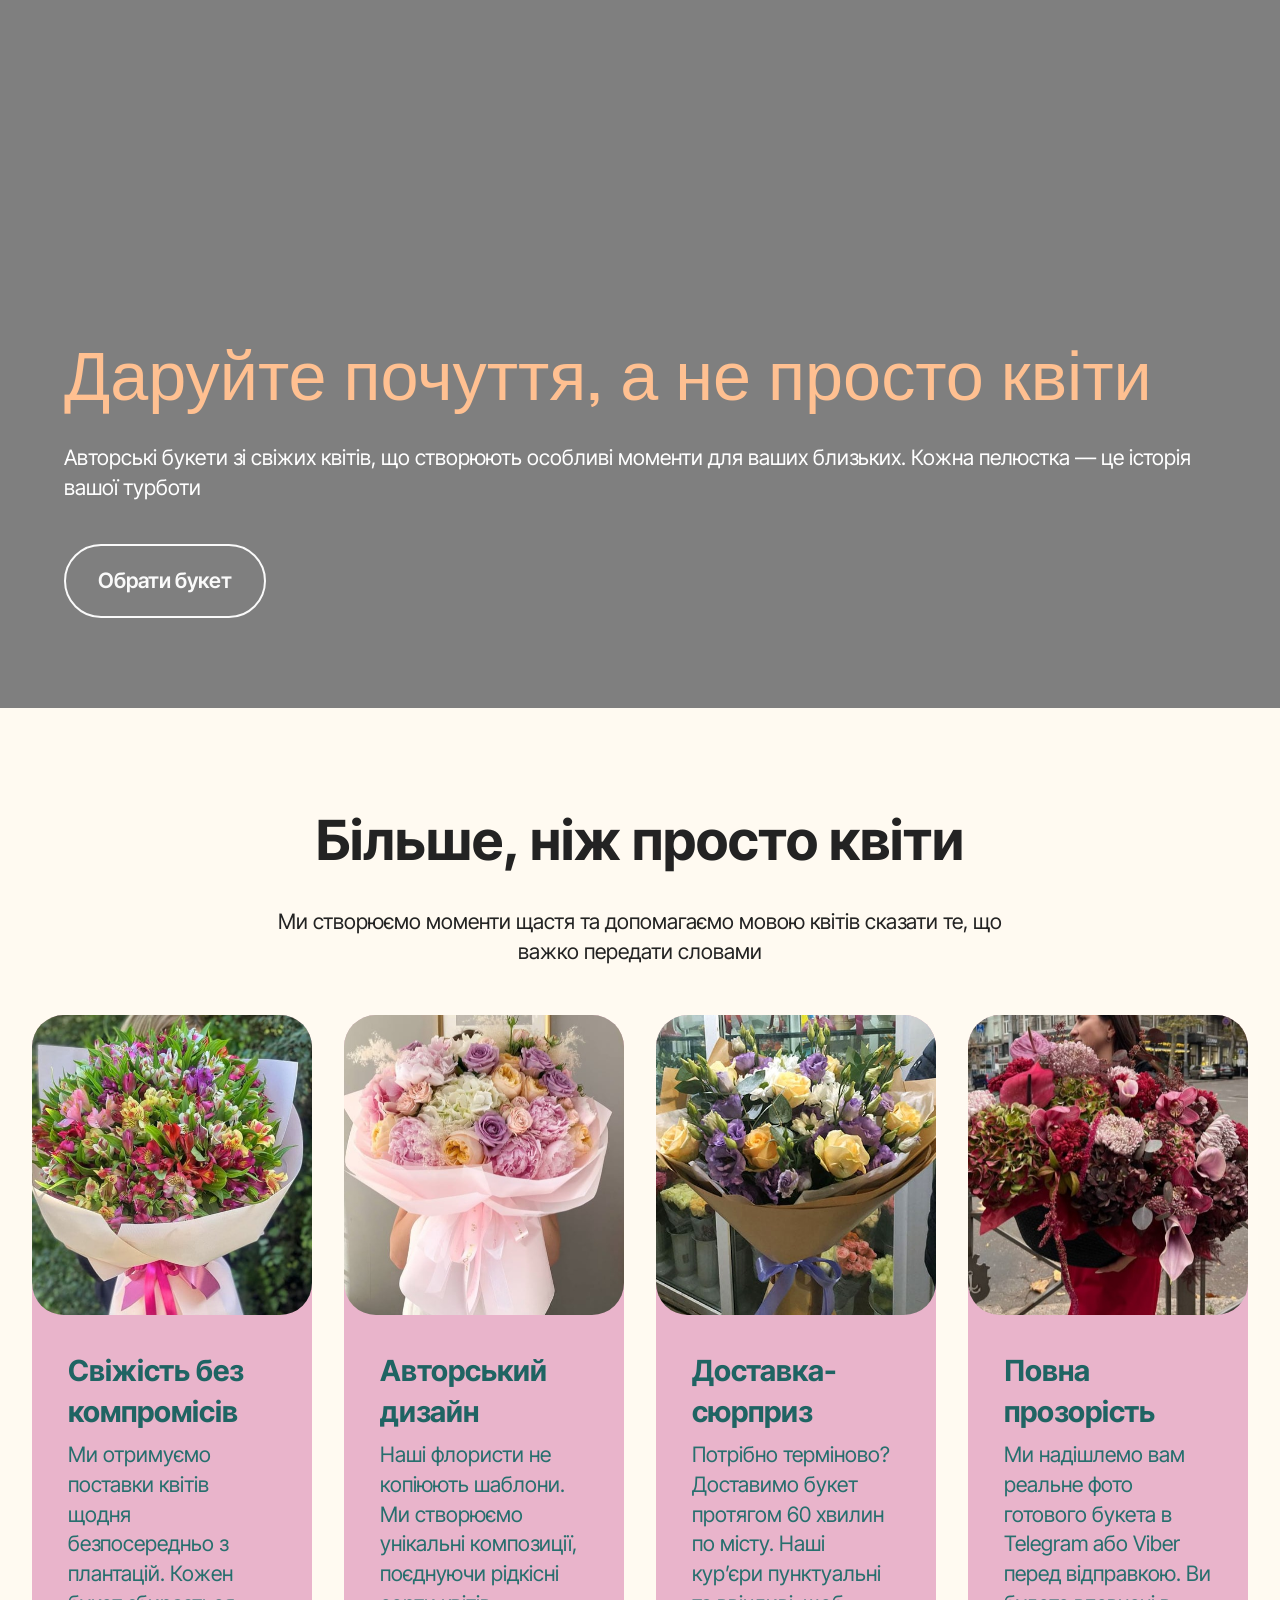
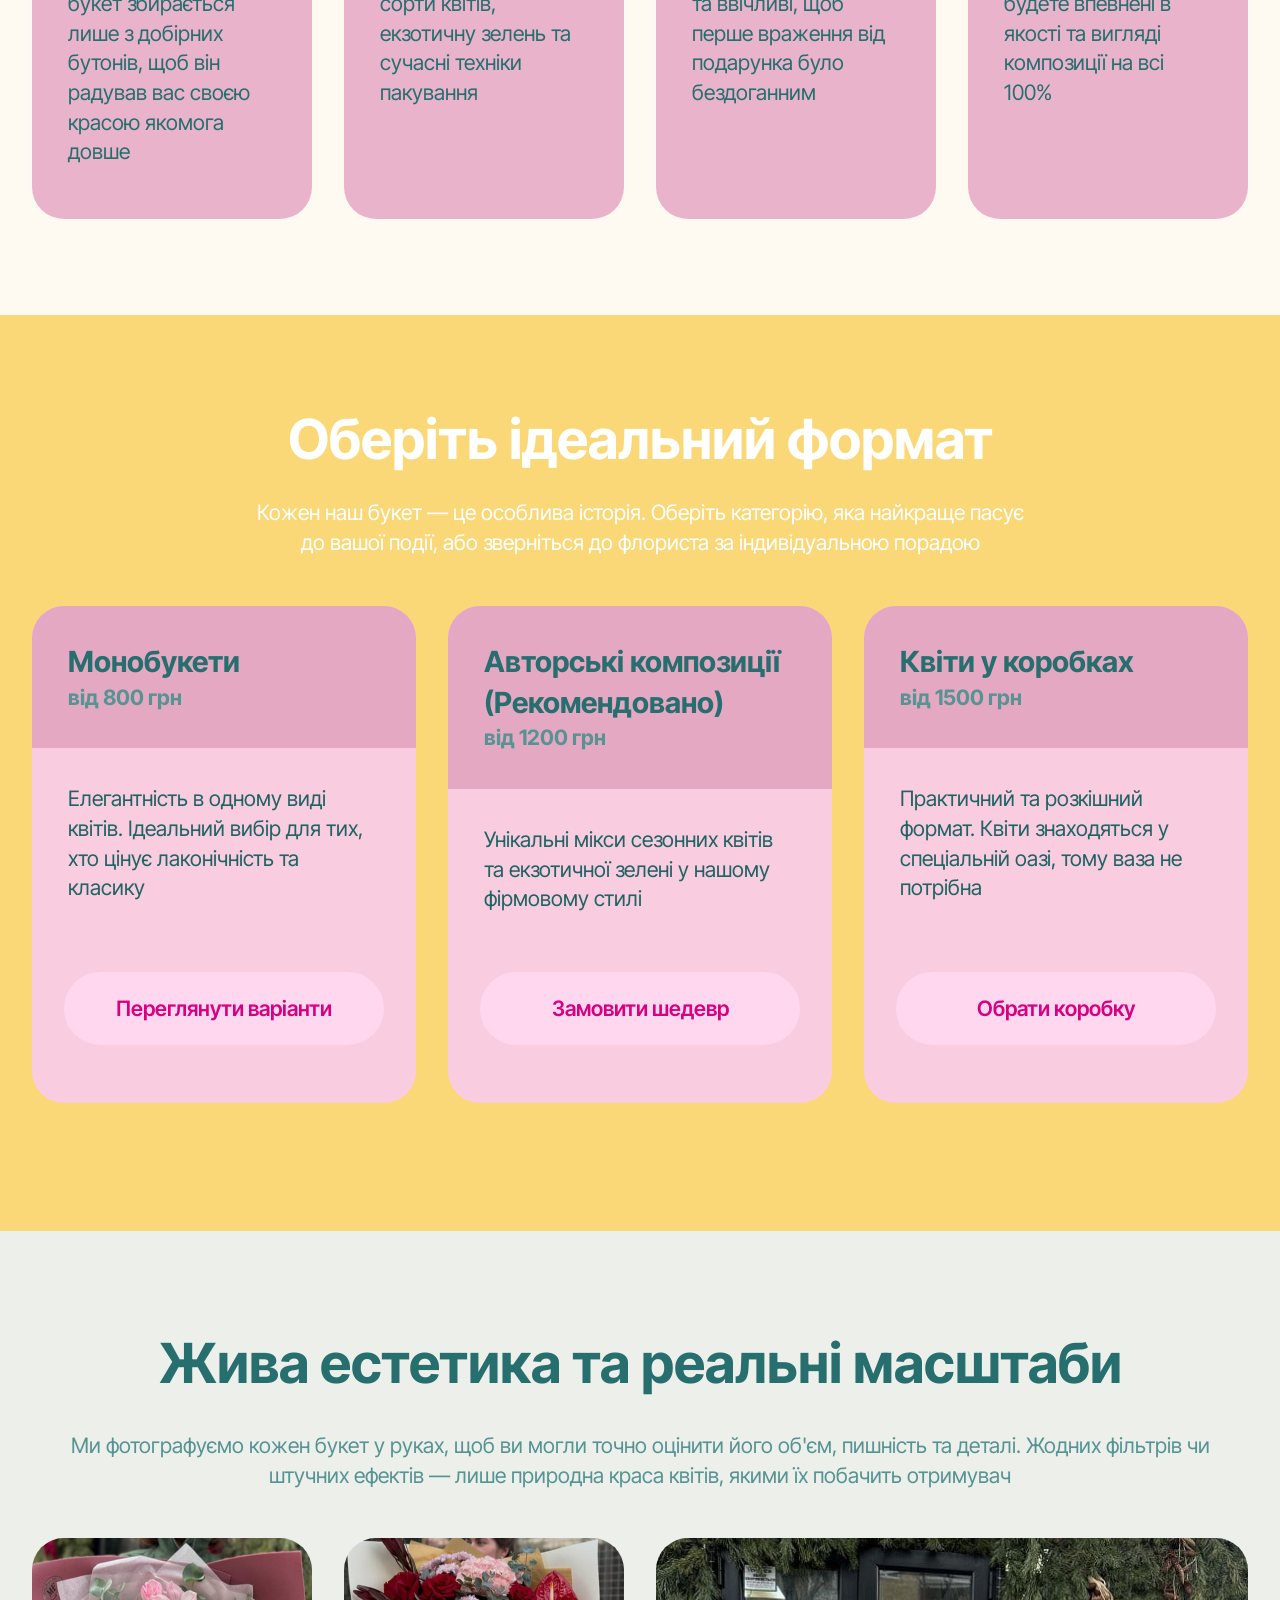
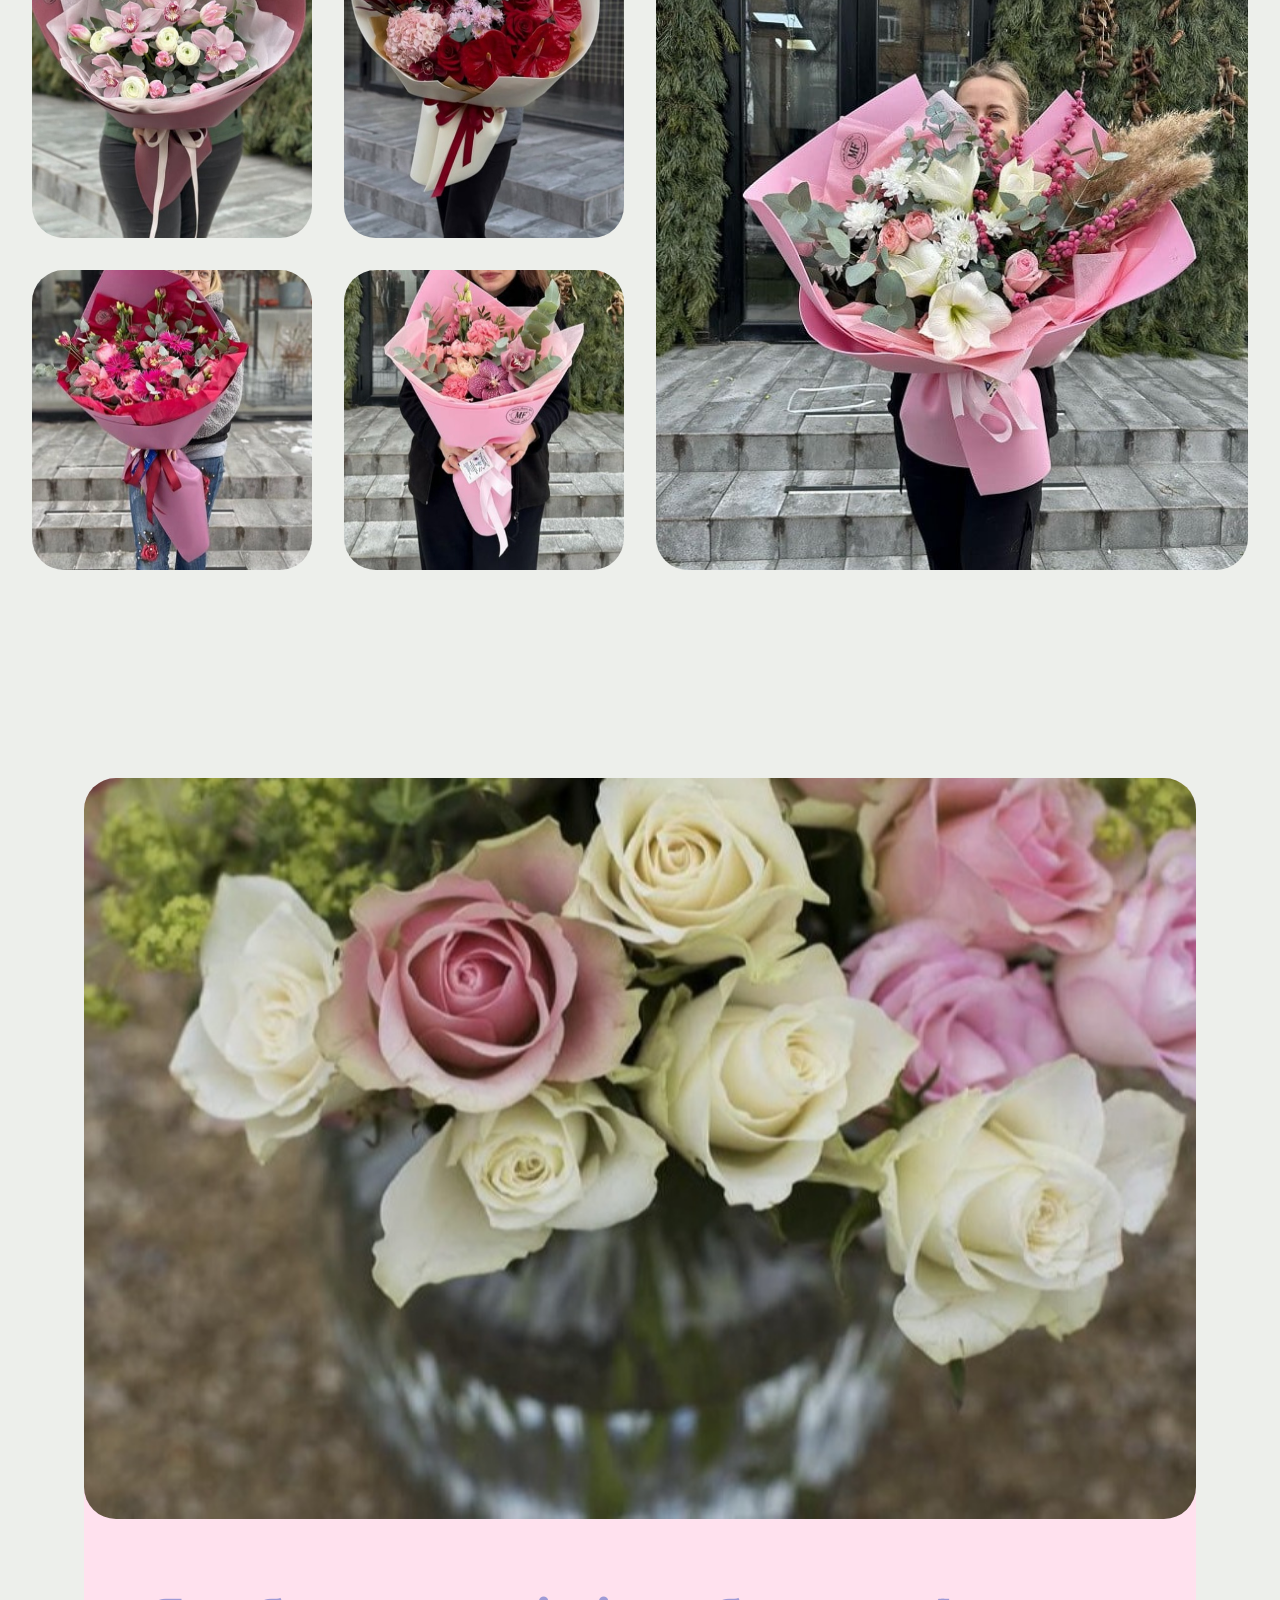
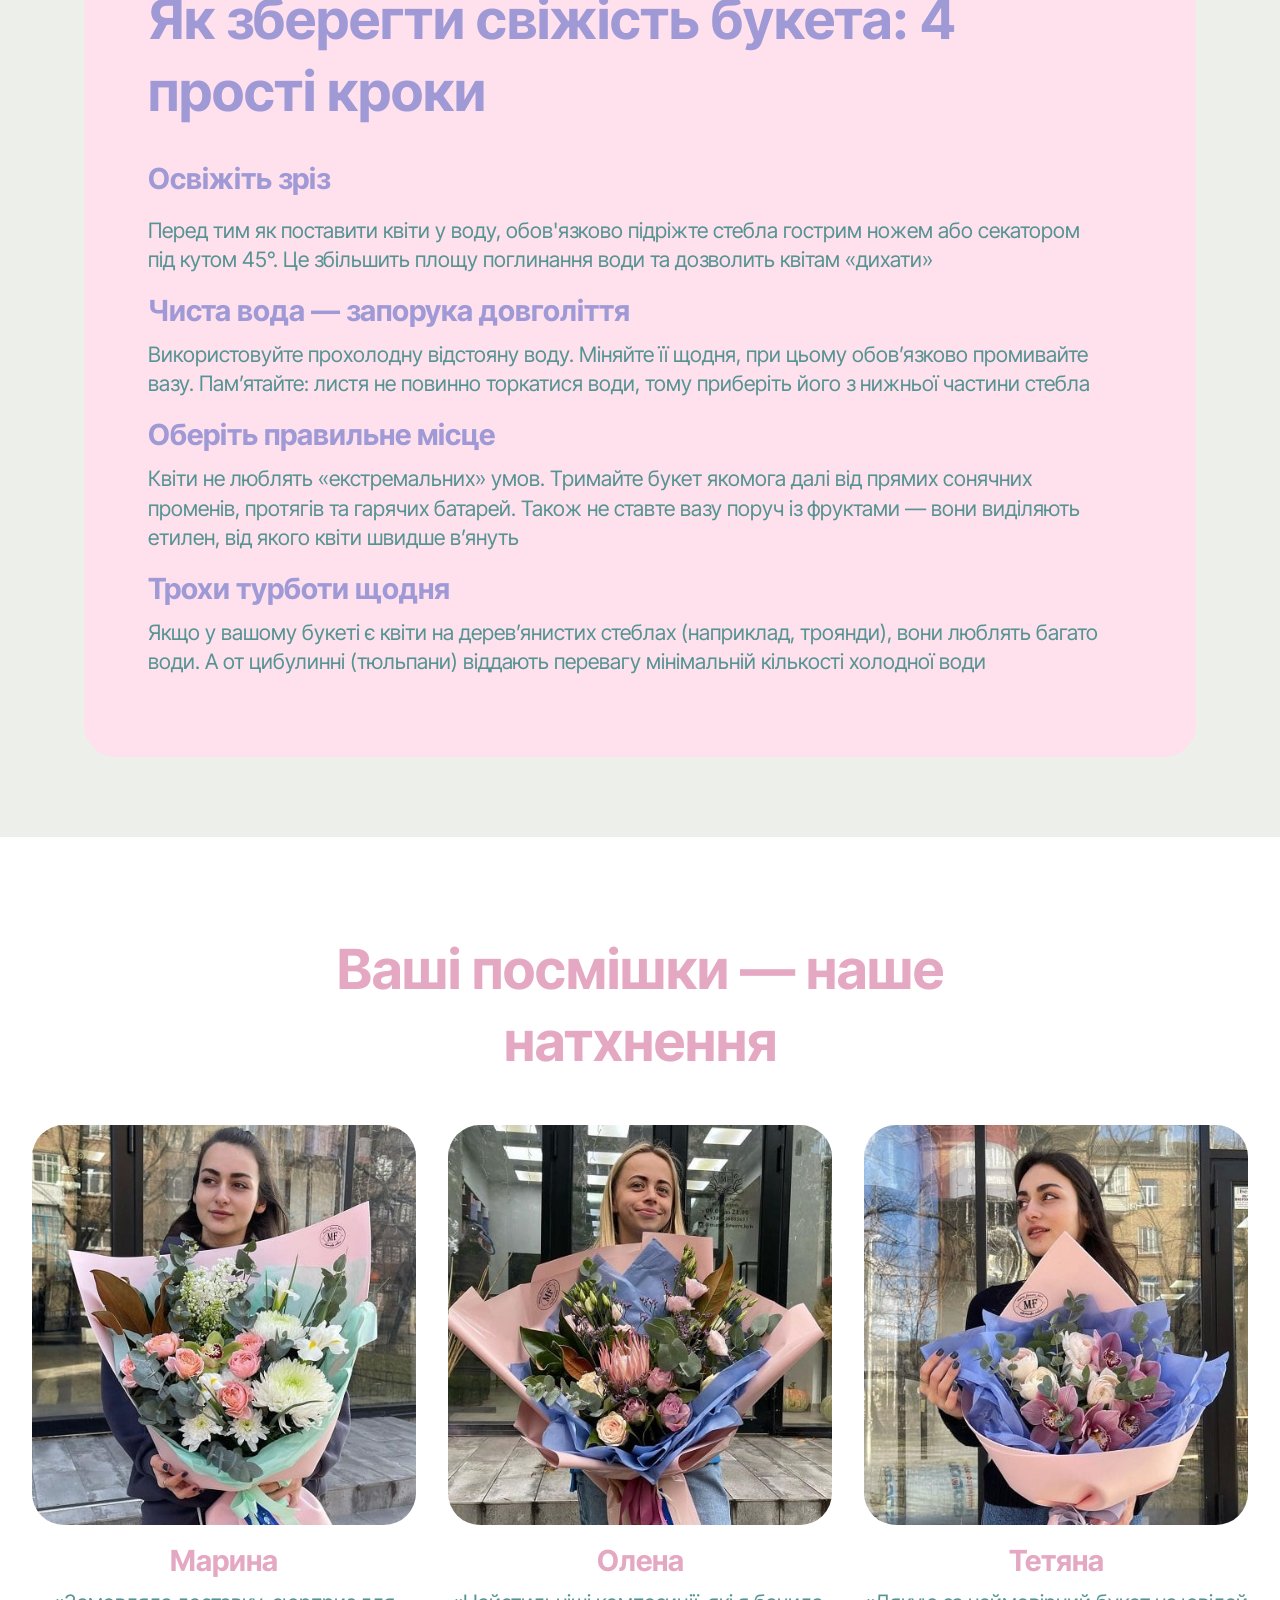
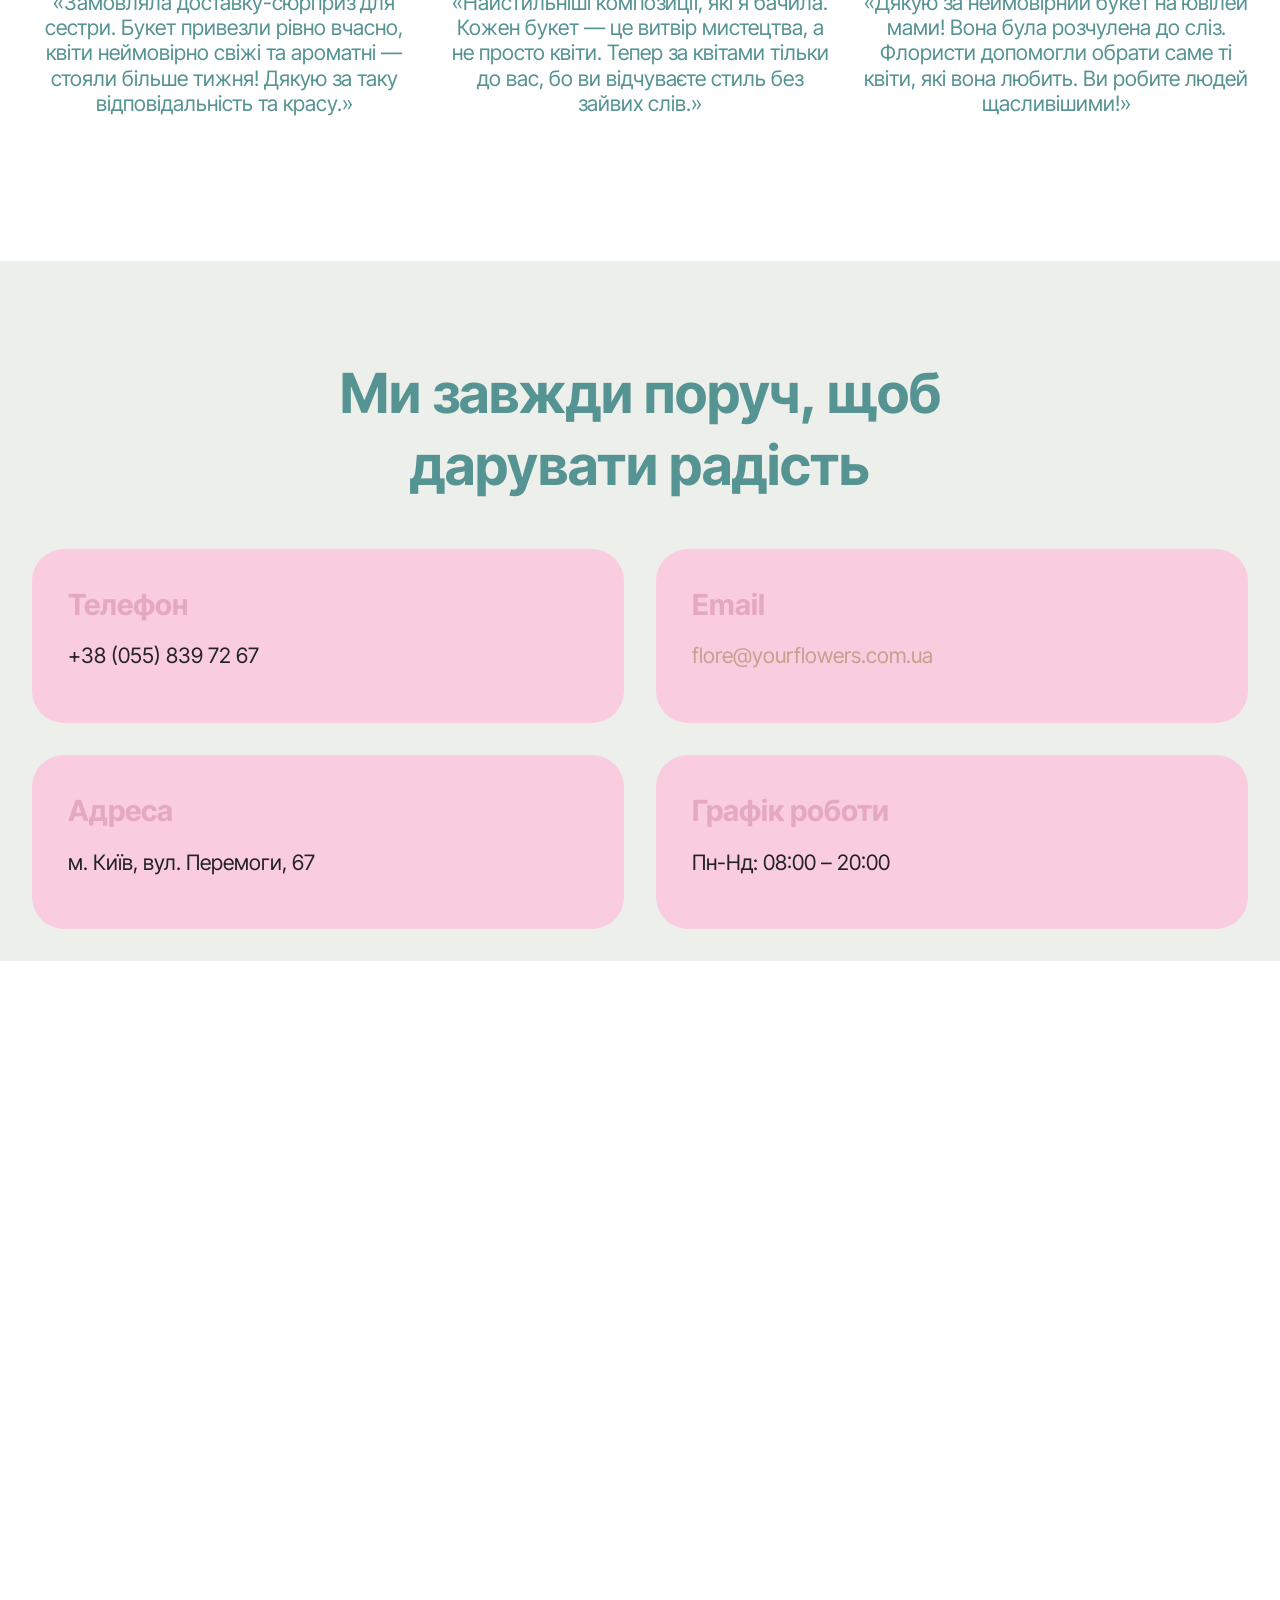
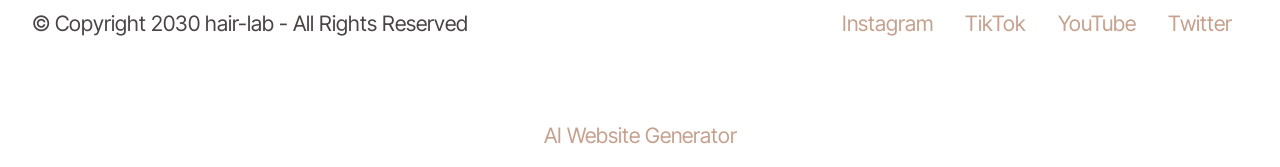
<file: page3.html>
<!DOCTYPE html>
<html  >
<head>
  <!-- Site made with Mobirise Website Builder v6.1.12, https://mobirise.com -->
  <meta charset="UTF-8">
  <meta http-equiv="X-UA-Compatible" content="IE=edge">
  <meta name="generator" content="Mobirise v6.1.12, mobirise.com">
  <meta name="viewport" content="width=device-width, initial-scale=1, minimum-scale=1">
  <link rel="shortcut icon" href="assets/images/logo5.png" type="image/x-icon">
  <meta name="description" content="">
  
  
  <title>Приклад 3 (Магазин квітів)</title>
  <link rel="stylesheet" href="assets/bootstrap/css/bootstrap.min.css">
  <link rel="stylesheet" href="assets/theme/css/style.css">
  <link rel="preload" href="https://fonts.googleapis.com/css?family=Mako:400&display=swap" as="style" onload="this.onload=null;this.rel='stylesheet'">
  <noscript><link rel="stylesheet" href="https://fonts.googleapis.com/css?family=Mako:400&display=swap"></noscript>
  <link rel="preload" href="https://fonts.googleapis.com/css?family=Inter+Tight:100,200,300,400,500,600,700,800,900,100i,200i,300i,400i,500i,600i,700i,800i,900i&display=swap" as="style" onload="this.onload=null;this.rel='stylesheet'">
  <noscript><link rel="stylesheet" href="https://fonts.googleapis.com/css?family=Inter+Tight:100,200,300,400,500,600,700,800,900,100i,200i,300i,400i,500i,600i,700i,800i,900i&display=swap"></noscript>
  <link rel="preload" as="style" href="assets/mobirise/css/mbr-additional.css?v=t9nkIW"><link rel="stylesheet" href="assets/mobirise/css/mbr-additional.css?v=t9nkIW" type="text/css">

  
  
  
</head>
<body>
  
  <section data-bs-version="5.1" class="header18 cid-vhZSVL8ans" data-bg-video="https://youtu.be/bU-r09GHOzU?si=mqigERCPZ6kQKosC" id="header18-z">
  

  <div class="mbr-overlay" style="opacity: 0.5; background-color: rgb(0, 0, 0);"></div>
  <div class="container-fluid">
    <div class="row">
      <div class="content-wrap col-12 col-md-12">
        <h1 class="mbr-section-title mbr-fonts-style mbr-white mb-4 display-1">Даруйте почуття, а не просто квіти</h1>
        
        <p class="mbr-fonts-style mbr-text mbr-white mb-4 display-7">Авторські букети зі свіжих квітів, що створюють особливі моменти для ваших близьких. Кожна пелюстка — це історія вашої турботи</p>
        <div class="mbr-section-btn"><a class="btn btn-white-outline display-7" href="https://mobiri.se">Обрати букет</a></div>
      </div>
    </div>
  </div>
</section>

<section data-bs-version="5.1" class="features6 start cid-vhZVHSTQv4" id="features06-10">
	
	
	<div class="container">
		<div class="row justify-content-center">
			<div class="col-12 content-head">
				<div class="mbr-section-head mb-5">
					<h4 class="mbr-section-title mbr-fonts-style align-center mb-0 display-2"><strong>Більше, ніж просто квіти</strong></h4>
					<h5 class="mbr-section-subtitle mbr-fonts-style align-center mb-0 mt-4 display-7">Ми створюємо моменти щастя та допомагаємо мовою квітів сказати те, що важко передати словами</h5>
					
				</div>
			</div>
		</div>
		<div class="row">
			<div class="item features-image col-12 col-md-6 col-lg-3 active">
				<div class="item-wrapper">
					<div class="item-img">
						<img src="assets/images/d0bad0b2d196d182d0b820d181d0b2d196d0b6d196d181d182d18c-596x596.jpg" alt="Mobirise Website Builder" data-slide-to="0" data-bs-slide-to="0">
					</div>
					<div class="item-content">
						<h5 class="item-title mbr-fonts-style display-5"><strong>Свіжість без компромісів</strong></h5>
						<p class="mbr-text mbr-fonts-style display-7">
							Ми отримуємо поставки квітів щодня безпосередньо з плантацій. Кожен букет збирається лише з добірних бутонів, щоб він радував вас своєю красою якомога довше</p>
						
					</div>
				</div>
			</div><div class="item features-image col-12 col-md-6 col-lg-3">
				<div class="item-wrapper">
					<div class="item-img">
						<img src="assets/images/d0bad0b2d196d182d0b820d0b0d0b2d182d0bed180d0bed181d182d0b2d0be-596x815.jpeg" alt="Mobirise Website Builder" data-slide-to="1" data-bs-slide-to="1">
					</div>
					<div class="item-content">
						<h5 class="item-title mbr-fonts-style display-5"><strong>Авторський дизайн</strong></h5>
						<p class="mbr-text mbr-fonts-style display-7">
							Наші флористи не копіюють шаблони. Ми створюємо унікальні композиції, поєднуючи рідкісні сорти квітів, екзотичну зелень та сучасні техніки пакування&nbsp;</p>
						
					</div>
				</div>
			</div><div class="item features-image col-12 col-md-6 col-lg-3">
				<div class="item-wrapper">
					<div class="item-img">
						<img src="assets/images/d0bad0b2d196d182d0b820d181d18ed180d0bfd180d0b8d0b7-500x500.jpg" alt="Mobirise Website Builder" data-slide-to="2" data-bs-slide-to="2">
					</div>
					<div class="item-content">
						<h5 class="item-title mbr-fonts-style display-5">
							<strong>Доставка-сюрприз</strong>
						</h5>
						<p class="mbr-text mbr-fonts-style display-7">
							Потрібно терміново? Доставимо букет протягом 60 хвилин по місту. Наші кур’єри пунктуальні та ввічливі, щоб перше враження від подарунка було бездоганним<br>
						</p>
						
					</div>
				</div>
			</div>
			
			<div class="item features-image col-12 col-md-6 col-lg-3">
				<div class="item-wrapper">
					<div class="item-img">
						<img src="assets/images/d0bad0b2d196d182d0b820d0bfd180d0bed0b7d0bed180d196d181d182d18c-596x795.jpeg" alt="Mobirise Website Builder" data-slide-to="3" data-bs-slide-to="3">
					</div>
					<div class="item-content">
						<h5 class="item-title mbr-fonts-style display-5"><strong>Повна прозорість</strong></h5>
						<p class="mbr-text mbr-fonts-style display-7">
							Ми надішлемо вам реальне фото готового букета в Telegram або Viber перед відправкою. Ви будете впевнені в якості та вигляді композиції на всі 100%<br>
						</p>
						
					</div>
				</div>
			</div>
		</div>
	</div>
</section>

<section data-bs-version="5.1" class="pricing1 cid-vhZVRiVQw3" id="pricing01-11">
  
  
  <div class="container">
    <div class="row justify-content-center">
      <div class="col-12 content-head">
        <div class="mbr-section-head mb-5">
          <h4 class="mbr-section-title mbr-fonts-style align-center mb-0 display-2"><p><strong>Оберіть ідеальни</strong><strong>й формат</strong></p></h4>
          <h5 class="mbr-section-subtitle mbr-fonts-style align-center mt-4 mb-0 display-7">Кожен наш букет — це особлива історія. Оберіть категорію, яка найкраще пасує до вашої події, або зверніться до флориста за індивідуальною порадою</h5>
        </div>
      </div>
    </div>
    <div class="row"> 
      <div class="item features-without-image col-12 col-md-6 col-lg-4 item-mb">
        <div class="item-wrapper">
          <div class="item-head">
            <h5 class="item-title mbr-fonts-style mb-0 display-5">
              <strong>Монобукети</strong>
            </h5>
            <h6 class="item-subtitle mbr-fonts-style mt-0 mb-0 display-7"><strong>від 800 грн</strong></h6>
          </div>
          <div class="item-content">
            <p class="mbr-text mbr-fonts-style display-7">
              Елегантність в одному виді квітів. Ідеальний вибір для тих, хто цінує лаконічність та класику</p>
          </div>
          <div class="mbr-section-btn item-footer"><a href="" class="btn item-btn btn-secondary display-7">Переглянути варіанти</a></div>
        </div>
      </div>

      <div class="item features-without-image col-12 col-md-6 col-lg-4 item-mb">
        <div class="item-wrapper">
          <div class="item-head">
            <h5 class="item-title mbr-fonts-style mb-0 display-5"><strong>Авторські композиції (Рекомендовано)</strong></h5>
            <h6 class="item-subtitle mbr-fonts-style mt-0 mb-0 display-7"><strong>від 1200 грн</strong></h6>
          </div>
          <div class="item-content">
            <p class="mbr-text mbr-fonts-style display-7">
              Унікальні мікси сезонних квітів та екзотичної зелені у нашому фірмовому стилі</p>
          </div>
          <div class="mbr-section-btn item-footer"><a href="" class="btn item-btn btn-secondary display-7">Замовити шедевр</a></div>
        </div>
      </div>

      <div class="item features-without-image col-12 col-md-6 col-lg-4 item-mb">
        <div class="item-wrapper">
          <div class="item-head">
            <h5 class="item-title mbr-fonts-style mb-0 display-5"><strong>Квіти у коробках</strong></h5>
            <h6 class="item-subtitle mbr-fonts-style mt-0 mb-0 display-7"><strong>від 1500 грн</strong></h6>
          </div>
          <div class="item-content">
            <p class="mbr-text mbr-fonts-style display-7">
              Практичний та розкішний формат. Квіти знаходяться у спеціальній оазі, тому ваза не потрібна</p>
          </div>
          <div class="mbr-section-btn item-footer"><a href="" class="btn item-btn btn-secondary display-7">Обрати коробку<br></a></div>
        </div>
      </div>
      
    </div>
  </div>
</section>

<section data-bs-version="5.1" class="gallery05 cid-vhZWisNf0U" id="gallery05-12">
    

    
    
    <div class="container">
        <div class="row justify-content-center">
            <div class="col-md-12 content-head mb-5">
                <h1 class="mbr-section-title mbr-fonts-style mb-0 display-2"><strong>Жива естетика та реальні масштаби</strong></h1>
                <p class="mbr-text mbr-fonts-style mt-4 mb-0 display-7">
                    Ми фотографуємо кожен букет у руках, щоб ви могли точно оцінити його об'єм, пишність та деталі. Жодних фільтрів чи штучних ефектів — лише природна краса квітів, якими їх побачить отримувач</p>
            </div>
        </div>
        <div class="row justify-content-center  blockContent">
            <div class="col-12 col-lg-6">
                <div class="row">
                    <div class="col-xs-12 col-sm-12 col-md-6 col-lg-6 active">
                        <div class="item-wrapper">
                            <div class="item-img">
                                <img src="assets/images/d184d0bed182d0be20d0bad0b2d196d182d0b8201-596x745.jpeg" alt="Mobirise Website Builder" title="" data-slide-to="0" data-bs-slide-to="0" class="smallImage">
                            </div>

                        </div>
                    </div>
                    <div class="col-md-6 col-xs-12 col-sm-12 col-lg-6">
                        <div class="item-wrapper">
                            <div class="item-img">
                                <img src="assets/images/d0a4d0bed182d0be20d0bad0b2d196d182d0b8202-596x795.jpeg" alt="Mobirise Website Builder" title="" data-slide-to="1" data-bs-slide-to="1" class="smallImage">
                            </div>

                        </div>
                    </div>
                    <div class="col-xs-12 col-sm-12 col-md-6 col-lg-6">
                        <div class="item-wrapper">
                            <div class="item-img">
                                <img src="assets/images/d184d0bed182d0be20d0bad0b2d196d182d0b8203-596x745.jpeg" alt="Mobirise Website Builder" title="" data-slide-to="2" data-bs-slide-to="2" class="smallImage">
                            </div>
                        </div>
                    </div>
                    <div class="col-xs-12 col-sm-12 col-md-6 col-lg-6">
                        <div class="item-wrapper">
                            <div class="item-img">
                                <img src="assets/images/d184d0bed182d0be20d0bad0b2d196d182d0b8205-596x745.jpeg" alt="Mobirise Website Builder" title="" data-slide-to="3" data-bs-slide-to="3" class="smallImage">
                            </div>
                        </div>
                    </div>
                </div>
            </div>
            <div class="col-12 col-lg-6">
                <div class="item-wrapper">
                    <div class="item-img ">
                        <img class="w-100 largeImage" src="assets/images/d184d0bed182d0be20d0bad0b2d196d182d0b8204-600x750.jpg" alt="Mobirise Website Builder" data-slide-to="3" data-bs-slide-to="3">
                    </div>

                </div>
            </div>
        </div>
    </div>
</section>

<section data-bs-version="5.1" class="article8 cid-vhZWstZdEs" id="article08-13">
  

  
  
  <div class="container">
    <div class="row justify-content-center">
      <div class="card col-md-12 col-lg-11">
        <div class="card-wrapper">
          <div class="image-wrapper d-flex justify-content-center mb-4">
            <img src="assets/images/d0bad0b2d196d182d0b820d0b4d0bed0b3d0bbd18fd0b4-1000x667.jpeg" alt="Mobirise Website Builder">
          </div>
          <div class="card-content-text">
            <h3 class="card-title mbr-fonts-style mbr-white mt-3 mb-4 display-2"><strong>Як зберегти свіжість букета: 4 прості кроки</strong></h3>
          <div class="row card-box align-left">
            <div class="item features-without-image col-12">
              <div class="item-wrapper">
                <h4 class="mbr-section-subtitle mbr-fonts-style mb-3 display-5"><strong>Освіжіть зріз</strong></h4>
                <p class="mbr-text mbr-fonts-style display-7">
                  Перед тим як поставити квіти у воду, обов'язково підріжте стебла гострим ножем або секатором під кутом 45°. Це збільшить площу поглинання води та дозволить квітам «дихати»</p>
              </div>
            </div>
            <div class="item features-without-image col-12">
              <div class="item-wrapper">
                <h4 class="mbr-section-subtitle mbr-fonts-style display-5"><strong>Чиста вода — запорука довголіття</strong></h4>
                <p class="mbr-text mbr-fonts-style display-7">
                  Використовуйте прохолодну відстояну воду. Міняйте її щодня, при цьому обов’язково промивайте вазу. Пам’ятайте: листя не повинно торкатися води, тому приберіть його з нижньої частини стебла</p>
              </div>
            </div>
            <div class="item features-without-image col-12">
              <div class="item-wrapper">
                <h4 class="mbr-section-subtitle mbr-fonts-style display-5"><strong>Оберіть правильне місце</strong></h4>
                <p class="mbr-text mbr-fonts-style display-7">
                  Квіти не люблять «екстремальних» умов. Тримайте букет якомога далі від прямих сонячних променів, протягів та гарячих батарей. Також не ставте вазу поруч із фруктами — вони виділяють етилен, від якого квіти швидше в’януть</p>
              </div>
            </div><div class="item features-without-image col-12">
              <div class="item-wrapper">
                <h4 class="mbr-section-subtitle mbr-fonts-style display-5"><strong>Трохи турботи щодня</strong></h4>
                <p class="mbr-text mbr-fonts-style display-7">
                  Якщо у вашому букеті є квіти на дерев’янистих стеблах (наприклад, троянди), вони люблять багато води. А от цибулинні (тюльпани) віддають перевагу мінімальній кількості холодної води</p>
              </div>
            </div>

            
          </div>
          </div>
        </div>
      </div>
    </div>
  </div>
</section>

<section data-bs-version="5.1" class="people03 cid-vhZWBq38gT" id="people03-14">
	
	
	<div class="container">
		<div class="row justify-content-center">
			<div class="col-12 content-head">
				<div class="mbr-section-head mb-5">
					<h4 class="mbr-section-title mbr-fonts-style align-center mb-0 display-2"><strong>Ваші посмішки — наше натхнення</strong></h4>
					
				</div>
			</div>
		</div>
		<div class="row">
			<div class="item features-image col-12 col-md-6 col-lg-4">
				<div class="item-wrapper">
					<div class="item-img mb-3">
						<img src="assets/images/d0bad0b2d196d182d0b820d0b2d196d0b4d0b3d183d0ba201-600x750.jpeg" alt="Mobirise Website Builder" title="">
					</div>
					<div class="item-content align-left">
						<h5 class="item-title mbr-fonts-style display-5"><strong>Марина</strong></h5>
						<h6 class="item-subtitle mbr-fonts-style mb-3 display-7">«Замовляла доставку-сюрприз для сестри. Букет привезли рівно вчасно, квіти неймовірно свіжі та ароматні — стояли більше тижня! Дякую за таку відповідальність та красу.»</h6>
						
					</div>
					
				</div>
			</div>
			<div class="item features-image col-12 col-md-6 col-lg-4">
				<div class="item-wrapper">
					<div class="item-img mb-3">
						<img src="assets/images/d0bad0b2d196d182d0b820d0b2d196d0b4d0b3d183d0ba202-600x750.jpeg" alt="Mobirise Website Builder" title="">
					</div>
					<div class="item-content align-left">
						<h5 class="item-title mbr-fonts-style display-5"><strong>Олена</strong></h5>
						<h6 class="item-subtitle mbr-fonts-style mb-3 display-7">«Найстильніші композиції, які я бачила. Кожен букет — це витвір мистецтва, а не просто квіти. Тепер за квітами тільки до вас, бо ви відчуваєте стиль без зайвих слів.»</h6>
						
					</div>
					
				</div>
			</div>
			<div class="item features-image col-12 col-md-6 col-lg-4">
				<div class="item-wrapper">
					<div class="item-img mb-3">
						<img src="assets/images/d0bad0b2d196d182d0b820d0b2d196d0b4d0b3d183d0ba203-600x750.jpeg" alt="Mobirise Website Builder" title="">
					</div>
					<div class="item-content align-left">
						<h5 class="item-title mbr-fonts-style display-5"><strong>Тетяна</strong></h5>
						<h6 class="item-subtitle mbr-fonts-style mb-3 display-7">«Дякую за неймовірний букет на ювілей мами! Вона була розчулена до сліз. Флористи допомогли обрати саме ті квіти, які вона любить. Ви робите людей щасливішими!»</h6>
						
					</div>
					
				</div>
			</div>
		</div>
	</div>
</section>

<section data-bs-version="5.1" class="contacts01 cid-vi04ELGQxf" id="contacts01-16">
    

    
    
    <div class="container">
        <div class="row justify-content-center">
            <div class="col-12 content-head">
                <div class="mbr-section-head mb-5">
                    <h3 class="mbr-section-title mbr-fonts-style align-center mb-0 display-2"><strong>Ми завжди поруч, щоб дарувати радість</strong></h3>
                    
                </div>
            </div>
        </div>
        <div class="row">
            <div class="item features-without-image col-12 col-md-6 active">
                <div class="item-wrapper">
                    <div class="text-wrapper">
                        <h6 class="card-title mbr-fonts-style mb-3 display-5">
                            <strong>Телефон</strong></h6>
                        <p class="mbr-text mbr-fonts-style display-7">+38 (055) 839 72 67</p>
                    </div>
                </div>
            </div>
            <div class="item features-without-image col-12 col-md-6">
                <div class="item-wrapper">
                    <div class="text-wrapper">
                        <h6 class="card-title mbr-fonts-style mb-3 display-5">
                            <strong>Email</strong>
                        </h6>
                        <p class="mbr-text mbr-fonts-style display-7">
                            <a href="mailto:info@site.com" class="text-primary">flore@yourflowers.com.ua</a>
                        </p>
                    </div>
                </div>
            </div>
            <div class="item features-without-image col-12 col-md-6">
                <div class="item-wrapper">
                    <div class="text-wrapper">
                        <h6 class="card-title mbr-fonts-style mb-3 display-5">
                            <strong>Адреса</strong></h6>
                        <p class="mbr-text mbr-fonts-style display-7">м. Київ, вул. Перемоги, 67</p>
                    </div>
                </div>
            </div>
            <div class="item features-without-image col-12 col-md-6">
                <div class="item-wrapper">
                    <div class="text-wrapper">
                        <h6 class="card-title mbr-fonts-style mb-3 display-5">
                            <strong>Графік роботи</strong></h6>
                        <p class="mbr-text mbr-fonts-style display-7">
                            Пн-Нд: 08:00 – 20:00
                        </p>
                    </div>
                </div>
            </div>
        </div>
    </div>
</section>

<section data-bs-version="5.1" class="map1 cid-vi04x2R8bw" id="map01-15">
	
	
	
	<div class="container">
		<div class="row justify-content-center">
			<div class="col-12 content-head">
				
			</div>
		</div>
		<div class="google-map"><iframe frameborder="0" style="border:0" src="https://www.google.com/maps/embed?pb=!1m14!1m8!1m3!1d6045.3003145248895!2d-73.9884657!3d40.7477229!3m2!1i1024!2i768!4f13.1!3m3!1m2!1s0x89c259a9ac1f1b85%3A0x7e33d1c0e7af3be4!2zMzUwIDV0aCBBdmUsIE5ldyBZb3JrLCBOWSAxMDExOCwg0KHQqNCQ!5e0!3m2!1sru!2sru!4v1689597362021!5m2!1sen!2sen" allowfullscreen=""></iframe></div>
	</div>
</section>

<section data-bs-version="5.1" class="footer2 cid-vhYZuLzuwS" once="footers" id="footer02-y">
    

    
    

    <div class="container">
        <div class="row">
            <div class="col-12 col-lg-6 center mt-2 mb-3">
                <p class="mbr-fonts-style copyright mb-0 display-7">
                    © Copyright 2030 hair-lab - All Rights Reserved
                </p>
            </div>
            <div class="col-12 col-lg-6 center">
                <div class="row-links mt-2 mb-3">
                    <ul class="row-links-soc">
                        
                        
                        
                        
                    <li class="row-links-soc-item mbr-fonts-style display-7">
                            <a href="#" class="text-primary">Instagram</a>
                        </li><li class="row-links-soc-item mbr-fonts-style display-7">
                            <a href="#" class="text-primary">TikTok</a>
                        </li><li class="row-links-soc-item mbr-fonts-style display-7">
                            <a href="#" class="text-primary">YouTube</a>
                        </li><li class="row-links-soc-item mbr-fonts-style display-7">
                            <a href="#" class="text-primary">Twitter</a>
                        </li></ul>
                </div>
            </div>
        </div>
    </div>
</section><section class="display-7" style="padding: 0;align-items: center;justify-content: center;flex-wrap: wrap;    align-content: center;display: flex;position: relative;height: 4rem;"><a href="https://mobiri.se/" style="flex: 1 1;height: 4rem;position: absolute;width: 100%;z-index: 1;"><img alt="" style="height: 4rem;" src="[data-uri]"></a><p style="margin: 0;text-align: center;" class="display-7">&#8204;</p><a style="z-index:1" href="https://mobirise.com/builder/ai-website-generator.html">AI Website Generator</a></section><script src="assets/bootstrap/js/bootstrap.bundle.min.js"></script>  <script src="assets/smoothscroll/smooth-scroll.js"></script>  <script src="assets/ytplayer/index.js"></script>  <script src="assets/vimeoplayer/player.js"></script>  <script src="assets/theme/js/script.js"></script>  
  
  
</body>
</html>
</file>
<file: assets/theme/css/style.css>
@charset "UTF-8";
section {
  background-color: #ffffff;
}

body {
  font-style: normal;
  line-height: 1.5;
  font-weight: 400;
  color: #232323;
  position: relative;
}

button {
  background-color: transparent;
  border-color: transparent;
}

.embla__button,
.carousel-control {
  background-color: #edefea !important;
  opacity: 0.8 !important;
  color: #464845 !important;
  border-color: #edefea !important;
}

.carousel .close,
.modalWindow .close {
  background-color: #edefea !important;
  color: #464845 !important;
  border-color: #edefea !important;
  opacity: 0.8 !important;
}

.carousel .close:hover,
.modalWindow .close:hover {
  opacity: 1 !important;
}

.carousel-indicators li {
  background-color: #edefea !important;
  border: 2px solid #464845 !important;
}

.carousel-indicators li:hover,
.carousel-indicators li:active {
  opacity: 0.8 !important;
}

.embla__button:hover,
.carousel-control:hover {
  background-color: #edefea !important;
  opacity: 1 !important;
}

.modalWindow-video-container {
  height: 80%;
}

section,
.container,
.container-fluid {
  position: relative;
  word-wrap: break-word;
}

a.mbr-iconfont:hover {
  text-decoration: none;
}

.article .lead p,
.article .lead ul,
.article .lead ol,
.article .lead pre,
.article .lead blockquote {
  margin-bottom: 0;
}

a {
  font-style: normal;
  font-weight: 400;
  cursor: pointer;
}
a, a:hover {
  text-decoration: none;
}

.mbr-section-title {
  font-style: normal;
  line-height: 1.3;
}

.mbr-section-subtitle {
  line-height: 1.3;
}

.mbr-text {
  font-style: normal;
  line-height: 1.7;
}

h1,
h2,
h3,
h4,
h5,
h6,
.display-1,
.display-2,
.display-4,
.display-5,
.display-7,
span,
p,
a {
  line-height: 1;
  word-break: break-word;
  word-wrap: break-word;
  font-weight: 400;
}

b,
strong {
  font-weight: bold;
}

input:-webkit-autofill, input:-webkit-autofill:hover, input:-webkit-autofill:focus, input:-webkit-autofill:active {
  transition-delay: 9999s;
  -webkit-transition-property: background-color, color;
  transition-property: background-color, color;
}

textarea[type=hidden] {
  display: none;
}

section {
  background-position: 50% 50%;
  background-repeat: no-repeat;
  background-size: cover;
}
section .mbr-background-video,
section .mbr-background-video-preview {
  position: absolute;
  bottom: 0;
  left: 0;
  right: 0;
  top: 0;
}

.hidden {
  visibility: hidden;
}

.mbr-z-index20 {
  z-index: 20;
}

/*! Base colors */
.mbr-white {
  color: #ffffff;
}

.mbr-black {
  color: #111111;
}

.mbr-bg-white {
  background-color: #ffffff;
}

.mbr-bg-black {
  background-color: #000000;
}

/*! Text-aligns */
.align-left {
  text-align: left;
}

.align-center {
  text-align: center;
}

.align-right {
  text-align: right;
}

/*! Font-weight  */
.mbr-light {
  font-weight: 300;
}

.mbr-regular {
  font-weight: 400;
}

.mbr-semibold {
  font-weight: 500;
}

.mbr-bold {
  font-weight: 700;
}

/*! Media  */
.media-content {
  flex-basis: 100%;
}

.media-container-row {
  display: flex;
  flex-direction: row;
  flex-wrap: wrap;
  justify-content: center;
  align-content: center;
  align-items: start;
}
.media-container-row .media-size-item {
  width: 400px;
}

.media-container-column {
  display: flex;
  flex-direction: column;
  flex-wrap: wrap;
  justify-content: center;
  align-content: center;
  align-items: stretch;
}
.media-container-column > * {
  width: 100%;
}

@media (min-width: 992px) {
  .media-container-row {
    flex-wrap: nowrap;
  }
}
figure {
  margin-bottom: 0;
  overflow: hidden;
}

figure[mbr-media-size] {
  transition: width 0.1s;
}

img,
iframe {
  display: block;
  width: 100%;
}

.card {
  background-color: transparent;
  border: none;
}

.card-box {
  width: 100%;
}

.card-img {
  text-align: center;
  flex-shrink: 0;
  -webkit-flex-shrink: 0;
}

.media {
  max-width: 100%;
  margin: 0 auto;
}

.mbr-figure {
  align-self: center;
}

.media-container > div {
  max-width: 100%;
}

.mbr-figure img,
.card-img img {
  width: 100%;
}

@media (max-width: 991px) {
  .media-size-item {
    width: auto !important;
  }
  .media {
    width: auto;
  }
  .mbr-figure {
    width: 100% !important;
  }
}
/*! Buttons */
.mbr-section-btn {
  margin-left: -0.6rem;
  margin-right: -0.6rem;
  font-size: 0;
}

.btn {
  font-weight: 600;
  border-width: 1px;
  font-style: normal;
  margin: 0.6rem 0.6rem;
  white-space: normal;
  transition: all 0.2s ease-in-out;
  display: inline-flex;
  align-items: center;
  justify-content: center;
  word-break: break-word;
}

.btn-sm {
  font-weight: 600;
  letter-spacing: 0px;
  transition: all 0.3s ease-in-out;
}

.btn-md {
  font-weight: 600;
  letter-spacing: 0px;
  transition: all 0.3s ease-in-out;
}

.btn-lg {
  font-weight: 600;
  letter-spacing: 0px;
  transition: all 0.3s ease-in-out;
}

.btn-form {
  margin: 0;
}
.btn-form:hover {
  cursor: pointer;
}

nav .mbr-section-btn {
  margin-left: 0rem;
  margin-right: 0rem;
}

/*! Btn icon margin */
.btn .mbr-iconfont,
.btn.btn-sm .mbr-iconfont {
  order: 1;
  cursor: pointer;
  margin-left: 0.5rem;
  vertical-align: sub;
}

.btn.btn-md .mbr-iconfont,
.btn.btn-md .mbr-iconfont {
  margin-left: 0.8rem;
}

.mbr-regular {
  font-weight: 400;
}

.mbr-semibold {
  font-weight: 500;
}

.mbr-bold {
  font-weight: 700;
}

[type=submit] {
  -webkit-appearance: none;
}

/*! Full-screen */
.mbr-fullscreen .mbr-overlay {
  min-height: 100vh;
}

.mbr-fullscreen {
  display: flex;
  display: -moz-flex;
  display: -ms-flex;
  display: -o-flex;
  align-items: center;
  min-height: 100vh;
  padding-top: 3rem;
  padding-bottom: 3rem;
}

/*! Map */
.map {
  height: 25rem;
  position: relative;
}
.map iframe {
  width: 100%;
  height: 100%;
}

/*! Scroll to top arrow */
.mbr-arrow-up {
  bottom: 25px;
  right: 90px;
  position: fixed;
  text-align: right;
  z-index: 5000;
  color: #ffffff;
  font-size: 22px;
}

.mbr-arrow-up a {
  background: rgba(0, 0, 0, 0.2);
  border-radius: 50%;
  color: #fff;
  display: inline-block;
  height: 60px;
  width: 60px;
  border: 2px solid #fff;
  outline-style: none !important;
  position: relative;
  text-decoration: none;
  transition: all 0.3s ease-in-out;
  cursor: pointer;
  text-align: center;
}
.mbr-arrow-up a:hover {
  background-color: rgba(0, 0, 0, 0.4);
}
.mbr-arrow-up a i {
  line-height: 60px;
}

.mbr-arrow-up-icon {
  display: block;
  color: #fff;
}

.mbr-arrow-up-icon::before {
  content: "›";
  display: inline-block;
  font-family: serif;
  font-size: 22px;
  line-height: 1;
  font-style: normal;
  position: relative;
  top: 6px;
  left: -4px;
  transform: rotate(-90deg);
}

/*! Arrow Down */
.mbr-arrow {
  position: absolute;
  bottom: 45px;
  left: 50%;
  width: 60px;
  height: 60px;
  cursor: pointer;
  background-color: rgba(80, 80, 80, 0.5);
  border-radius: 50%;
  transform: translateX(-50%);
}
@media (max-width: 767px) {
  .mbr-arrow {
    display: none;
  }
}
.mbr-arrow > a {
  display: inline-block;
  text-decoration: none;
  outline-style: none;
  animation: arrowdown 1.7s ease-in-out infinite;
  color: #ffffff;
}
.mbr-arrow > a > i {
  position: absolute;
  top: -2px;
  left: 15px;
  font-size: 2rem;
}

#scrollToTop a i::before {
  content: "";
  position: absolute;
  display: block;
  border-bottom: 2.5px solid #fff;
  border-left: 2.5px solid #fff;
  width: 27.8%;
  height: 27.8%;
  left: 50%;
  top: 51%;
  transform: translateY(-30%) translateX(-50%) rotate(135deg);
}

@keyframes arrowdown {
  0% {
    transform: translateY(0px);
  }
  50% {
    transform: translateY(-5px);
  }
  100% {
    transform: translateY(0px);
  }
}
@media (max-width: 500px) {
  .mbr-arrow-up {
    left: 0;
    right: 0;
    text-align: center;
  }
}
/*Gradients animation*/
@keyframes gradient-animation {
  from {
    background-position: 0% 100%;
    animation-timing-function: ease-in-out;
  }
  to {
    background-position: 100% 0%;
    animation-timing-function: ease-in-out;
  }
}
.bg-gradient {
  background-size: 200% 200%;
  animation: gradient-animation 5s infinite alternate;
  -webkit-animation: gradient-animation 5s infinite alternate;
}

.menu .navbar-brand {
  display: -webkit-flex;
}
.menu .navbar-brand span {
  display: flex;
  display: -webkit-flex;
}
.menu .navbar-brand .navbar-caption-wrap {
  display: -webkit-flex;
}
.menu .navbar-brand .navbar-logo img {
  display: -webkit-flex;
  width: auto;
}
@media (min-width: 768px) and (max-width: 991px) {
  .menu .navbar-toggleable-sm .navbar-nav {
    display: -ms-flexbox;
  }
}
@media (max-width: 991px) {
  .menu .navbar-collapse {
    max-height: 93.5vh;
  }
  .menu .navbar-collapse.show {
    overflow: auto;
  }
}
@media (min-width: 992px) {
  .menu .navbar-nav.nav-dropdown {
    display: -webkit-flex;
  }
  .menu .navbar-toggleable-sm .navbar-collapse {
    display: -webkit-flex !important;
  }
  .menu .collapsed .navbar-collapse {
    max-height: 93.5vh;
  }
  .menu .collapsed .navbar-collapse.show {
    overflow: auto;
  }
}
@media (max-width: 767px) {
  .menu .navbar-collapse {
    max-height: 80vh;
  }
}

.nav-link .mbr-iconfont {
  margin-right: 0.5rem;
}

.navbar {
  display: -webkit-flex;
  -webkit-flex-wrap: wrap;
  -webkit-align-items: center;
  -webkit-justify-content: space-between;
}

.navbar-collapse {
  -webkit-flex-basis: 100%;
  -webkit-flex-grow: 1;
  -webkit-align-items: center;
}

.nav-dropdown .link {
  padding: 0.667em 1.667em !important;
  margin: 0 !important;
}

.nav {
  display: -webkit-flex;
  -webkit-flex-wrap: wrap;
}

.row {
  display: -webkit-flex;
  -webkit-flex-wrap: wrap;
}

.justify-content-center {
  -webkit-justify-content: center;
}

.form-inline {
  display: -webkit-flex;
}

.card-wrapper {
  -webkit-flex: 1;
}

.carousel-control {
  z-index: 10;
  display: -webkit-flex;
}

.carousel-controls {
  display: -webkit-flex;
}

.media {
  display: -webkit-flex;
}

.form-group:focus {
  outline: none;
}

.jq-selectbox__select {
  padding: 7px 0;
  position: relative;
}

.jq-selectbox__dropdown {
  overflow: hidden;
  border-radius: 10px;
  position: absolute;
  top: 100%;
  left: 0 !important;
  width: 100% !important;
}

.jq-selectbox__trigger-arrow {
  right: 0;
  transform: translateY(-50%);
}

.jq-selectbox li {
  padding: 1.07em 0.5em;
}

input[type=range] {
  padding-left: 0 !important;
  padding-right: 0 !important;
}

.modal-dialog,
.modal-content {
  height: 100%;
}

.modal-dialog .carousel-inner {
  height: calc(100vh - 1.75rem);
}
@media (max-width: 575px) {
  .modal-dialog .carousel-inner {
    height: calc(100vh - 1rem);
  }
}

.carousel-item {
  text-align: center;
}

.carousel-item img {
  margin: auto;
}

.navbar-toggler {
  align-self: flex-start;
  padding: 0.25rem 0.75rem;
  font-size: 1.25rem;
  line-height: 1;
  background: transparent;
  border: 1px solid transparent;
  border-radius: 0.25rem;
}

.navbar-toggler:focus,
.navbar-toggler:hover {
  text-decoration: none;
  box-shadow: none;
}

.navbar-toggler-icon {
  display: inline-block;
  width: 1.5em;
  height: 1.5em;
  vertical-align: middle;
  content: "";
  background: no-repeat center center;
  background-size: 100% 100%;
}

.navbar-toggler-left {
  position: absolute;
  left: 1rem;
}

.navbar-toggler-right {
  position: absolute;
  right: 1rem;
}

.card-img {
  width: auto;
}

.menu .navbar.collapsed:not(.beta-menu) {
  flex-direction: column;
}

.carousel-item.active,
.carousel-item-next,
.carousel-item-prev {
  display: flex;
}

.note-air-layout .dropup .dropdown-menu,
.note-air-layout .navbar-fixed-bottom .dropdown .dropdown-menu {
  bottom: initial !important;
}

html,
body {
  height: auto;
  min-height: 100vh;
}

.dropup .dropdown-toggle::after {
  display: none;
}

.form-asterisk {
  font-family: initial;
  position: absolute;
  top: -2px;
  font-weight: normal;
}

.form-control-label {
  position: relative;
  cursor: pointer;
  margin-bottom: 0.357em;
  padding: 0;
}

.alert {
  color: #ffffff;
  border-radius: 0;
  border: 0;
  font-size: 1.1rem;
  line-height: 1.5;
  margin-bottom: 1.875rem;
  padding: 1.25rem;
  position: relative;
  text-align: center;
}
.alert.alert-form::after {
  background-color: inherit;
  bottom: -7px;
  content: "";
  display: block;
  height: 14px;
  left: 50%;
  margin-left: -7px;
  position: absolute;
  transform: rotate(45deg);
  width: 14px;
}

.form-control {
  background-color: #ffffff;
  background-clip: border-box;
  color: #232323;
  line-height: 1rem !important;
  height: auto;
  padding: 1.2rem 2rem;
  transition: border-color 0.25s ease 0s;
  border: 1px solid transparent !important;
  border-radius: 4px;
  box-shadow: rgba(0, 0, 0, 0.07) 0px 1px 1px 0px, rgba(0, 0, 0, 0.07) 0px 1px 3px 0px, rgba(0, 0, 0, 0.03) 0px 0px 0px 1px;
}
.form-active .form-control:invalid {
  border-color: red;
}

.row > * {
  padding-right: 1rem;
  padding-left: 1rem;
}

form .row {
  margin-left: -0.6rem;
  margin-right: -0.6rem;
}
form .row [class*=col] {
  padding-left: 0.6rem;
  padding-right: 0.6rem;
}

form .mbr-section-btn {
  padding-left: 0.6rem;
  padding-right: 0.6rem;
}

form .form-check-input {
  margin-top: 0.5;
}

textarea.form-control {
  line-height: 1.5rem !important;
}

.form-group {
  margin-bottom: 1.2rem;
}

.form-control,
form .btn {
  min-height: 48px;
}

.gdpr-block label span.textGDPR input[name=gdpr] {
  top: 7px;
}

.form-control:focus {
  box-shadow: none;
}

:focus {
  outline: none;
}

.mbr-overlay {
  background-color: #000;
  bottom: 0;
  left: 0;
  opacity: 0.5;
  position: absolute;
  right: 0;
  top: 0;
  z-index: 0;
  pointer-events: none;
}

blockquote {
  font-style: italic;
  padding: 3rem;
  font-size: 1.09rem;
  position: relative;
  border-left: 3px solid;
}

ul,
ol,
pre,
blockquote {
  margin-bottom: 2.3125rem;
}

.mt-4 {
  margin-top: 2rem !important;
}

.mb-4 {
  margin-bottom: 2rem !important;
}

.container,
.container-fluid {
  padding-left: 16px;
  padding-right: 16px;
}

.row {
  margin-left: -16px;
  margin-right: -16px;
}
.row > [class*=col] {
  padding-left: 16px;
  padding-right: 16px;
}

@media (min-width: 992px) {
  .container-fluid {
    padding-left: 32px;
    padding-right: 32px;
  }
}
@media (max-width: 991px) {
  .mbr-container {
    padding-left: 16px;
    padding-right: 16px;
  }
}
.app-video-wrapper > img {
  opacity: 1;
}

.app-video-wrapper {
  background: transparent;
}

.item {
  position: relative;
}

.dropdown-menu .dropdown-menu {
  left: 100%;
}

.dropdown-item + .dropdown-menu {
  display: none;
}

.dropdown-item:hover + .dropdown-menu,
.dropdown-menu:hover {
  display: block;
}

@media (min-aspect-ratio: 16/9) {
  .mbr-video-foreground {
    height: 300% !important;
    top: -100% !important;
  }
}
@media (max-aspect-ratio: 16/9) {
  .mbr-video-foreground {
    width: 300% !important;
    left: -100% !important;
  }
}.engine {
	position: absolute;
	text-indent: -2400px;
	text-align: center;
	padding: 0;
	top: 0;
	left: -2400px;
}
</file>
<file: assets/mobirise/css/mbr-additional.css>
.btn {
  border-width: 2px;
}
img,
.card-wrap,
.card-wrapper,
.video-wrapper,
.mbr-figure iframe,
.google-map iframe,
.slide-content,
.plan,
.card,
.item-wrapper,
.item-wrapper .mbr-overlay {
  border-radius: 2rem !important;
}
.video-wrapper {
  overflow: hidden;
}
body {
  font-family: Inter Tight;
}
.display-1 {
  font-family: 'Mako', sans-serif;
  font-size: 5rem;
  line-height: 1;
}
.display-1 > .mbr-iconfont {
  font-size: 6.25rem;
}
.display-2 {
  font-family: 'Inter Tight', sans-serif;
  font-size: 4rem;
  line-height: 1;
}
.display-2 > .mbr-iconfont {
  font-size: 5rem;
}
.display-4 {
  font-family: 'Inter Tight', sans-serif;
  font-size: 1.4rem;
  line-height: 1.5;
}
.display-4 > .mbr-iconfont {
  font-size: 1.75rem;
}
.display-5 {
  font-family: 'Inter Tight', sans-serif;
  font-size: 2rem;
  line-height: 1.5;
}
.display-5 > .mbr-iconfont {
  font-size: 2.5rem;
}
.display-7 {
  font-family: 'Inter Tight', sans-serif;
  font-size: 1.4rem;
  line-height: 1.3;
}
.display-7 > .mbr-iconfont {
  font-size: 1.75rem;
}
/* ---- Fluid typography for mobile devices ---- */
/* 1.4 - font scale ratio ( bootstrap == 1.42857 ) */
/* 100vw - current viewport width */
/* (48 - 20)  48 == 48rem == 768px, 20 == 20rem == 320px(minimal supported viewport) */
/* 0.65 - min scale variable, may vary */
@media (max-width: 992px) {
  .display-1 {
    font-size: 4rem;
  }
}
@media (max-width: 768px) {
  .display-1 {
    font-size: 3.5rem;
    font-size: calc( 2.4rem + (5 - 2.4) * ((100vw - 20rem) / (48 - 20)));
    line-height: calc( 1.1 * (2.4rem + (5 - 2.4) * ((100vw - 20rem) / (48 - 20))));
  }
  .display-2 {
    font-size: 3.2rem;
    font-size: calc( 2.05rem + (4 - 2.05) * ((100vw - 20rem) / (48 - 20)));
    line-height: calc( 1.3 * (2.05rem + (4 - 2.05) * ((100vw - 20rem) / (48 - 20))));
  }
  .display-4 {
    font-size: 1.12rem;
    font-size: calc( 1.14rem + (1.4 - 1.14) * ((100vw - 20rem) / (48 - 20)));
    line-height: calc( 1.4 * (1.14rem + (1.4 - 1.14) * ((100vw - 20rem) / (48 - 20))));
  }
  .display-5 {
    font-size: 1.6rem;
    font-size: calc( 1.35rem + (2 - 1.35) * ((100vw - 20rem) / (48 - 20)));
    line-height: calc( 1.4 * (1.35rem + (2 - 1.35) * ((100vw - 20rem) / (48 - 20))));
  }
  .display-7 {
    font-size: 1.12rem;
    font-size: calc( 1.14rem + (1.4 - 1.14) * ((100vw - 20rem) / (48 - 20)));
    line-height: calc( 1.4 * (1.14rem + (1.4 - 1.14) * ((100vw - 20rem) / (48 - 20))));
  }
}
@media (min-width: 992px) and (max-width: 1400px) {
  .display-1 {
    font-size: 3.5rem;
    font-size: calc( 2.4rem + (5 - 2.4) * ((100vw - 62rem) / (87 - 62)));
    line-height: calc( 1.1 * (2.4rem + (5 - 2.4) * ((100vw - 62rem) / (87 - 62))));
  }
  .display-2 {
    font-size: 3.2rem;
    font-size: calc( 2.05rem + (4 - 2.05) * ((100vw - 62rem) / (87 - 62)));
    line-height: calc( 1.3 * (2.05rem + (4 - 2.05) * ((100vw - 62rem) / (87 - 62))));
  }
  .display-4 {
    font-size: 1.12rem;
    font-size: calc( 1.14rem + (1.4 - 1.14) * ((100vw - 62rem) / (87 - 62)));
    line-height: calc( 1.4 * (1.14rem + (1.4 - 1.14) * ((100vw - 62rem) / (87 - 62))));
  }
  .display-5 {
    font-size: 1.6rem;
    font-size: calc( 1.35rem + (2 - 1.35) * ((100vw - 62rem) / (87 - 62)));
    line-height: calc( 1.4 * (1.35rem + (2 - 1.35) * ((100vw - 62rem) / (87 - 62))));
  }
  .display-7 {
    font-size: 1.12rem;
    font-size: calc( 1.14rem + (1.4 - 1.14) * ((100vw - 62rem) / (87 - 62)));
    line-height: calc( 1.4 * (1.14rem + (1.4 - 1.14) * ((100vw - 62rem) / (87 - 62))));
  }
}
/* Buttons */
.btn {
  padding: 1.25rem 2rem;
  border-radius: 4px;
}
@media (max-width: 767px) {
  .btn {
    padding: 0.75rem 1.5rem;
  }
}
.btn-sm {
  padding: 0.6rem 1.2rem;
  border-radius: 4px;
}
.btn-md {
  padding: 0.6rem 1.2rem;
  border-radius: 4px;
}
.btn-lg {
  padding: 1.25rem 2rem;
  border-radius: 4px;
}
.bg-primary {
  background-color: #c5a18e !important;
}
.bg-success {
  background-color: #3a341c !important;
}
.bg-info {
  background-color: #320707 !important;
}
.bg-warning {
  background-color: #a0e2e1 !important;
}
.bg-danger {
  background-color: #ffea64 !important;
}
.btn-primary,
.btn-primary:active {
  background-color: #c5a18e !important;
  border-color: #c5a18e !important;
  color: #ffffff !important;
  box-shadow: none;
}
.btn-primary:hover,
.btn-primary:focus,
.btn-primary.focus,
.btn-primary.active {
  color: inherit;
  background-color: #d6bdb0 !important;
  border-color: #d6bdb0 !important;
  box-shadow: none;
}
.btn-primary.disabled,
.btn-primary:disabled {
  color: #ffffff !important;
  background-color: #d6bdb0 !important;
  border-color: #d6bdb0 !important;
}
.btn-secondary,
.btn-secondary:active {
  background-color: #ffd7ef !important;
  border-color: #ffd7ef !important;
  color: #d70081 !important;
  box-shadow: none;
}
.btn-secondary:hover,
.btn-secondary:focus,
.btn-secondary.focus,
.btn-secondary.active {
  color: inherit;
  background-color: #ffffff !important;
  border-color: #ffffff !important;
  box-shadow: none;
}
.btn-secondary.disabled,
.btn-secondary:disabled {
  color: #d70081 !important;
  background-color: #ffffff !important;
  border-color: #ffffff !important;
}
.btn-info,
.btn-info:active {
  background-color: #320707 !important;
  border-color: #320707 !important;
  color: #ffffff !important;
  box-shadow: none;
}
.btn-info:hover,
.btn-info:focus,
.btn-info.focus,
.btn-info.active {
  color: inherit;
  background-color: #5f0d0d !important;
  border-color: #5f0d0d !important;
  box-shadow: none;
}
.btn-info.disabled,
.btn-info:disabled {
  color: #ffffff !important;
  background-color: #5f0d0d !important;
  border-color: #5f0d0d !important;
}
.btn-success,
.btn-success:active {
  background-color: #3a341c !important;
  border-color: #3a341c !important;
  color: #ffffff !important;
  box-shadow: none;
}
.btn-success:hover,
.btn-success:focus,
.btn-success.focus,
.btn-success.active {
  color: inherit;
  background-color: #5c532d !important;
  border-color: #5c532d !important;
  box-shadow: none;
}
.btn-success.disabled,
.btn-success:disabled {
  color: #ffffff !important;
  background-color: #5c532d !important;
  border-color: #5c532d !important;
}
.btn-warning,
.btn-warning:active {
  background-color: #a0e2e1 !important;
  border-color: #a0e2e1 !important;
  color: #1f6463 !important;
  box-shadow: none;
}
.btn-warning:hover,
.btn-warning:focus,
.btn-warning.focus,
.btn-warning.active {
  color: inherit;
  background-color: #c7eeed !important;
  border-color: #c7eeed !important;
  box-shadow: none;
}
.btn-warning.disabled,
.btn-warning:disabled {
  color: #1f6463 !important;
  background-color: #c7eeed !important;
  border-color: #c7eeed !important;
}
.btn-danger,
.btn-danger:active {
  background-color: #ffea64 !important;
  border-color: #ffea64 !important;
  color: #645600 !important;
  box-shadow: none;
}
.btn-danger:hover,
.btn-danger:focus,
.btn-danger.focus,
.btn-danger.active {
  color: inherit;
  background-color: #fff197 !important;
  border-color: #fff197 !important;
  box-shadow: none;
}
.btn-danger.disabled,
.btn-danger:disabled {
  color: #645600 !important;
  background-color: #fff197 !important;
  border-color: #fff197 !important;
}
.btn-white,
.btn-white:active {
  background-color: #eff0ec !important;
  border-color: #eff0ec !important;
  color: #757b62 !important;
  box-shadow: none;
}
.btn-white:hover,
.btn-white:focus,
.btn-white.focus,
.btn-white.active {
  color: inherit;
  background-color: #ffffff !important;
  border-color: #ffffff !important;
  box-shadow: none;
}
.btn-white.disabled,
.btn-white:disabled {
  color: #757b62 !important;
  background-color: #ffffff !important;
  border-color: #ffffff !important;
}
.btn-black,
.btn-black:active {
  background-color: #232323 !important;
  border-color: #232323 !important;
  color: #ffffff !important;
  box-shadow: none;
}
.btn-black:hover,
.btn-black:focus,
.btn-black.focus,
.btn-black.active {
  color: inherit;
  background-color: #3d3d3d !important;
  border-color: #3d3d3d !important;
  box-shadow: none;
}
.btn-black.disabled,
.btn-black:disabled {
  color: #ffffff !important;
  background-color: #3d3d3d !important;
  border-color: #3d3d3d !important;
}
.btn-primary-outline,
.btn-primary-outline:active {
  background-color: transparent !important;
  border-color: #c5a18e;
  color: #c5a18e;
}
.btn-primary-outline:hover,
.btn-primary-outline:focus,
.btn-primary-outline.focus,
.btn-primary-outline.active {
  color: #a77256 !important;
  background-color: transparent !important;
  border-color: #a77256 !important;
  box-shadow: none !important;
}
.btn-primary-outline.disabled,
.btn-primary-outline:disabled {
  color: #ffffff !important;
  background-color: #c5a18e !important;
  border-color: #c5a18e !important;
}
.btn-secondary-outline,
.btn-secondary-outline:active {
  background-color: transparent !important;
  border-color: #ffd7ef;
  color: #ffd7ef;
}
.btn-secondary-outline:hover,
.btn-secondary-outline:focus,
.btn-secondary-outline.focus,
.btn-secondary-outline.active {
  color: #ff80cc !important;
  background-color: transparent !important;
  border-color: #ff80cc !important;
  box-shadow: none !important;
}
.btn-secondary-outline.disabled,
.btn-secondary-outline:disabled {
  color: #d70081 !important;
  background-color: #ffd7ef !important;
  border-color: #ffd7ef !important;
}
.btn-info-outline,
.btn-info-outline:active {
  background-color: transparent !important;
  border-color: #320707;
  color: #320707;
}
.btn-info-outline:hover,
.btn-info-outline:focus,
.btn-info-outline.focus,
.btn-info-outline.active {
  color: #000000 !important;
  background-color: transparent !important;
  border-color: #000000 !important;
  box-shadow: none !important;
}
.btn-info-outline.disabled,
.btn-info-outline:disabled {
  color: #ffffff !important;
  background-color: #320707 !important;
  border-color: #320707 !important;
}
.btn-success-outline,
.btn-success-outline:active {
  background-color: transparent !important;
  border-color: #3a341c;
  color: #3a341c;
}
.btn-success-outline:hover,
.btn-success-outline:focus,
.btn-success-outline.focus,
.btn-success-outline.active {
  color: #000000 !important;
  background-color: transparent !important;
  border-color: #000000 !important;
  box-shadow: none !important;
}
.btn-success-outline.disabled,
.btn-success-outline:disabled {
  color: #ffffff !important;
  background-color: #3a341c !important;
  border-color: #3a341c !important;
}
.btn-warning-outline,
.btn-warning-outline:active {
  background-color: transparent !important;
  border-color: #a0e2e1;
  color: #a0e2e1;
}
.btn-warning-outline:hover,
.btn-warning-outline:focus,
.btn-warning-outline.focus,
.btn-warning-outline.active {
  color: #5ececc !important;
  background-color: transparent !important;
  border-color: #5ececc !important;
  box-shadow: none !important;
}
.btn-warning-outline.disabled,
.btn-warning-outline:disabled {
  color: #1f6463 !important;
  background-color: #a0e2e1 !important;
  border-color: #a0e2e1 !important;
}
.btn-danger-outline,
.btn-danger-outline:active {
  background-color: transparent !important;
  border-color: #ffea64;
  color: #ffea64;
}
.btn-danger-outline:hover,
.btn-danger-outline:focus,
.btn-danger-outline.focus,
.btn-danger-outline.active {
  color: #ffde0d !important;
  background-color: transparent !important;
  border-color: #ffde0d !important;
  box-shadow: none !important;
}
.btn-danger-outline.disabled,
.btn-danger-outline:disabled {
  color: #645600 !important;
  background-color: #ffea64 !important;
  border-color: #ffea64 !important;
}
.btn-black-outline,
.btn-black-outline:active {
  background-color: transparent !important;
  border-color: #232323;
  color: #232323;
}
.btn-black-outline:hover,
.btn-black-outline:focus,
.btn-black-outline.focus,
.btn-black-outline.active {
  color: #000000 !important;
  background-color: transparent !important;
  border-color: #000000 !important;
  box-shadow: none !important;
}
.btn-black-outline.disabled,
.btn-black-outline:disabled {
  color: #ffffff !important;
  background-color: #232323 !important;
  border-color: #232323 !important;
}
.btn-white-outline,
.btn-white-outline:active {
  background-color: transparent !important;
  border-color: #fafafa;
  color: #fafafa;
}
.btn-white-outline:hover,
.btn-white-outline:focus,
.btn-white-outline.focus,
.btn-white-outline.active {
  color: #cfcfcf !important;
  background-color: transparent !important;
  border-color: #cfcfcf !important;
  box-shadow: none !important;
}
.btn-white-outline.disabled,
.btn-white-outline:disabled {
  color: #7a7a7a !important;
  background-color: #fafafa !important;
  border-color: #fafafa !important;
}
.text-primary {
  color: #c5a18e !important;
}
.text-secondary {
  color: #ffd7ef !important;
}
.text-success {
  color: #3a341c !important;
}
.text-info {
  color: #320707 !important;
}
.text-warning {
  color: #a0e2e1 !important;
}
.text-danger {
  color: #ffea64 !important;
}
.text-white {
  color: #fafafa !important;
}
.text-black {
  color: #232323 !important;
}
a.text-primary:hover,
a.text-primary:focus,
a.text-primary.active {
  color: #9d6b50 !important;
}
a.text-secondary:hover,
a.text-secondary:focus,
a.text-secondary.active {
  color: #ff71c6 !important;
}
a.text-success:hover,
a.text-success:focus,
a.text-success.active {
  color: #000000 !important;
}
a.text-info:hover,
a.text-info:focus,
a.text-info.active {
  color: #000000 !important;
}
a.text-warning:hover,
a.text-warning:focus,
a.text-warning.active {
  color: #52cac8 !important;
}
a.text-danger:hover,
a.text-danger:focus,
a.text-danger.active {
  color: #fddb00 !important;
}
a.text-white:hover,
a.text-white:focus,
a.text-white.active {
  color: #c7c7c7 !important;
}
a.text-black:hover,
a.text-black:focus,
a.text-black.active {
  color: #000000 !important;
}
a[class*="text-"]:not(.nav-link):not(.dropdown-item):not([role]):not(.navbar-caption) {
  position: relative;
  background-image: transparent;
  background-size: 10000px 2px;
  background-repeat: no-repeat;
  background-position: 0px 1.2em;
  background-position: -10000px 1.2em;
}
a[class*="text-"]:not(.nav-link):not(.dropdown-item):not([role]):not(.navbar-caption):hover {
  transition: background-position 2s ease-in-out;
  background-image: linear-gradient(currentColor 50%, currentColor 50%);
  background-position: 0px 1.2em;
}
.nav-tabs .nav-link.active {
  color: #c5a18e;
}
.nav-tabs .nav-link:not(.active) {
  color: #232323;
}
.alert-success {
  background-color: #70c770;
}
.alert-info {
  background-color: #320707;
}
.alert-warning {
  background-color: #a0e2e1;
}
.alert-danger {
  background-color: #ffea64;
}
.mbr-section-btn .btn:not(.btn-form) {
  border-radius: 100px;
}
.mbr-gallery-filter li a {
  border-radius: 100px !important;
}
.mbr-gallery-filter li.active .btn {
  background-color: #c5a18e;
  border-color: #c5a18e;
  color: #ffffff;
}
.mbr-gallery-filter li.active .btn:focus {
  box-shadow: none;
}
.nav-tabs .nav-link {
  border-radius: 100px !important;
}
a,
a:hover {
  color: #c5a18e;
}
.mbr-plan-header.bg-primary .mbr-plan-subtitle,
.mbr-plan-header.bg-primary .mbr-plan-price-desc {
  color: #f0e7e2;
}
.mbr-plan-header.bg-success .mbr-plan-subtitle,
.mbr-plan-header.bg-success .mbr-plan-price-desc {
  color: #c0b27c;
}
.mbr-plan-header.bg-info .mbr-plan-subtitle,
.mbr-plan-header.bg-info .mbr-plan-price-desc {
  color: #f3abab;
}
.mbr-plan-header.bg-warning .mbr-plan-subtitle,
.mbr-plan-header.bg-warning .mbr-plan-price-desc {
  color: #ffffff;
}
.mbr-plan-header.bg-danger .mbr-plan-subtitle,
.mbr-plan-header.bg-danger .mbr-plan-price-desc {
  color: #ffffff;
}
/* Scroll to top button*/
.scrollToTop_wraper {
  display: none;
}
.form-control {
  font-family: 'Inter Tight', sans-serif;
  font-size: 1.4rem;
  line-height: 1.3;
  font-weight: 400;
  border-radius: 40px !important;
}
.form-control > .mbr-iconfont {
  font-size: 1.75rem;
}
.form-control:hover,
.form-control:focus {
  box-shadow: rgba(0, 0, 0, 0.07) 0px 1px 1px 0px, rgba(0, 0, 0, 0.07) 0px 1px 3px 0px, rgba(0, 0, 0, 0.03) 0px 0px 0px 1px;
  border-color: #c5a18e !important;
}
.form-control:-webkit-input-placeholder {
  font-family: 'Inter Tight', sans-serif;
  font-size: 1.4rem;
  line-height: 1.3;
  font-weight: 400;
}
.form-control:-webkit-input-placeholder > .mbr-iconfont {
  font-size: 1.75rem;
}
blockquote {
  border-color: #c5a18e;
}
/* Forms */
.mbr-form .input-group-btn .btn {
  border-radius: 100px !important;
}
.mbr-form .input-group-btn .btn:hover {
  box-shadow: 0 10px 40px 0 rgba(0, 0, 0, 0.2);
}
.mbr-form .input-group-btn button[type="submit"] {
  border-radius: 100px !important;
  padding: 1rem 3rem;
}
.mbr-form .input-group-btn button[type="submit"]:hover {
  box-shadow: 0 10px 40px 0 rgba(0, 0, 0, 0.2);
}
.jq-selectbox li:hover,
.jq-selectbox li.selected {
  background-color: #c5a18e;
  color: #ffffff;
}
.jq-number__spin {
  transition: 0.25s ease;
}
.jq-number__spin:hover {
  border-color: #c5a18e;
}
.jq-selectbox .jq-selectbox__trigger-arrow,
.jq-number__spin.minus:after,
.jq-number__spin.plus:after {
  transition: 0.4s;
  border-top-color: #232323;
  border-bottom-color: #232323;
}
.jq-selectbox:hover .jq-selectbox__trigger-arrow,
.jq-number__spin.minus:hover:after,
.jq-number__spin.plus:hover:after {
  border-top-color: #c5a18e;
  border-bottom-color: #c5a18e;
}
.xdsoft_datetimepicker .xdsoft_calendar td.xdsoft_default,
.xdsoft_datetimepicker .xdsoft_calendar td.xdsoft_current,
.xdsoft_datetimepicker .xdsoft_timepicker .xdsoft_time_box > div > div.xdsoft_current {
  color: #000000 !important;
  background-color: #c5a18e !important;
  box-shadow: none !important;
}
.xdsoft_datetimepicker .xdsoft_calendar td:hover,
.xdsoft_datetimepicker .xdsoft_timepicker .xdsoft_time_box > div > div:hover {
  color: #000000 !important;
  background: #ffd7ef !important;
  box-shadow: none !important;
}
.lazy-bg {
  background-image: none !important;
}
.lazy-placeholder:not(section),
.lazy-none {
  display: block;
  position: relative;
  padding-bottom: 56.25%;
  width: 100%;
  height: auto;
}
iframe.lazy-placeholder,
.lazy-placeholder:after {
  content: '';
  position: absolute;
  width: 200px;
  height: 200px;
  background: transparent no-repeat center;
  background-size: contain;
  top: 50%;
  left: 50%;
  transform: translateX(-50%) translateY(-50%);
  background-image: url("data:image/svg+xml;charset=UTF-8,%3csvg width='32' height='32' viewBox='0 0 64 64' xmlns='http://www.w3.org/2000/svg' stroke='%23c5a18e' %3e%3cg fill='none' fill-rule='evenodd'%3e%3cg transform='translate(16 16)' stroke-width='2'%3e%3ccircle stroke-opacity='.5' cx='16' cy='16' r='16'/%3e%3cpath d='M32 16c0-9.94-8.06-16-16-16'%3e%3canimateTransform attributeName='transform' type='rotate' from='0 16 16' to='360 16 16' dur='1s' repeatCount='indefinite'/%3e%3c/path%3e%3c/g%3e%3c/g%3e%3c/svg%3e");
}
section.lazy-placeholder:after {
  opacity: 0.5;
}
body {
  overflow-x: hidden;
}
a {
  transition: color 0.6s;
}
@media (max-width: 1400px) {
  .container {
    max-width: 100%;
  }
}
@media (max-width: 1400px) and (min-width: 768px) {
  .container {
    padding-left: 32px;
    padding-right: 32px;
  }
}
@media (max-width: 1400px) and (min-width: 768px) {
  .container-fluid {
    padding-left: 32px;
    padding-right: 32px;
  }
}
@media (max-width: 767px) {
  .container-fluid {
    padding-left: 16px;
    padding-right: 16px;
  }
}
*:focus-visible {
  outline: red solid 2px !important;
  outline-offset: 2px !important;
  transition: outline 0.2s ease-in-out;
}
.cid-vifTOXZz1Y {
  padding-top: 7rem;
  padding-bottom: 0rem;
  background-color: #ffffff;
}
.cid-vifTOXZz1Y .mbr-fallback-image.disabled {
  display: none;
}
.cid-vifTOXZz1Y .mbr-fallback-image {
  display: block;
  background-size: cover;
  background-position: center center;
  width: 100%;
  height: 100%;
  position: absolute;
  top: 0;
}
.cid-vifTOXZz1Y .row {
  flex-direction: row-reverse;
}
.cid-vifULb8mxx {
  padding-top: 0rem;
  padding-bottom: 6rem;
  background-color: #ffffff;
}
.cid-vifULb8mxx h6 {
  line-height: 1.2;
}
.cid-vifULb8mxx img,
.cid-vifULb8mxx .item-img {
  width: 100%;
}
.cid-vifULb8mxx .item:focus,
.cid-vifULb8mxx span:focus {
  outline: none;
}
.cid-vifULb8mxx .item {
  cursor: pointer;
  margin-bottom: 2rem;
}
@media (max-width: 767px) {
  .cid-vifULb8mxx .item {
    padding-left: 0.5rem;
    padding-right: 0.5rem;
    margin-bottom: 1rem;
  }
}
@media (max-width: 767px) {
  .cid-vifULb8mxx .mbr-section-content {
    margin-left: -0.5rem;
    margin-right: -0.5rem;
  }
}
.cid-vifULb8mxx .item-wrapper {
  position: relative;
  display: flex;
  flex-flow: column nowrap;
}
.cid-vifULb8mxx .mbr-section-btn {
  margin-top: auto !important;
  text-align: center;
}
.cid-vifULb8mxx .mbr-section-title {
  color: #000000;
}
.cid-vifULb8mxx .mbr-text,
.cid-vifULb8mxx .mbr-section-btn {
  color: #000000;
}
.cid-vifULb8mxx .item-title {
  color: #000000;
  text-align: center;
}
.cid-vifULb8mxx .item-subtitle {
  color: #000000;
  text-align: center;
}
.cid-vifULb8mxx .item-text {
  color: #000000;
  text-align: center;
}
.cid-vifULb8mxx .content-head {
  max-width: 800px;
}
.cid-vhYR2r0Icf {
  display: flex;
  background-image: url("../../../assets/images/-1.webp");
}
.cid-vhYR2r0Icf .mbr-overlay {
  background-color: #000000;
  opacity: 0.5;
}
@media (min-width: 768px) {
  .cid-vhYR2r0Icf {
    align-items: flex-end;
  }
  .cid-vhYR2r0Icf .row {
    justify-content: center;
  }
  .cid-vhYR2r0Icf .content-wrap {
    padding: 1rem 3rem;
  }
}
@media (max-width: 991px) and (min-width: 768px) {
  .cid-vhYR2r0Icf .content-wrap {
    min-width: 50%;
  }
}
@media (max-width: 767px) {
  .cid-vhYR2r0Icf {
    -webkit-align-items: center;
    align-items: flex-end;
  }
  .cid-vhYR2r0Icf .mbr-row {
    -webkit-justify-content: center;
    justify-content: center;
  }
  .cid-vhYR2r0Icf .content-wrap {
    width: 100%;
  }
}
.cid-vhYR2r0Icf .mbr-section-title,
.cid-vhYR2r0Icf .mbr-section-subtitle {
  text-align: center;
}
.cid-vhYR2r0Icf .mbr-text,
.cid-vhYR2r0Icf .mbr-section-btn {
  text-align: center;
}
.cid-vhYR2r9ZWt {
  padding-top: 6rem;
  padding-bottom: 2rem;
  background-color: #8b4838;
}
.cid-vhYR2r9ZWt h6 {
  line-height: 1.2;
}
.cid-vhYR2r9ZWt img,
.cid-vhYR2r9ZWt .item-img {
  width: 100%;
}
.cid-vhYR2r9ZWt .item:focus,
.cid-vhYR2r9ZWt span:focus {
  outline: none;
}
.cid-vhYR2r9ZWt .item {
  cursor: pointer;
  margin-bottom: 2rem;
}
@media (max-width: 767px) {
  .cid-vhYR2r9ZWt .item {
    padding-left: 0.5rem;
    padding-right: 0.5rem;
    margin-bottom: 1rem;
  }
}
@media (max-width: 767px) {
  .cid-vhYR2r9ZWt .mbr-section-content {
    margin-left: -0.5rem;
    margin-right: -0.5rem;
  }
}
.cid-vhYR2r9ZWt .item-wrapper {
  position: relative;
  display: flex;
  flex-flow: column nowrap;
}
.cid-vhYR2r9ZWt .mbr-section-btn {
  margin-top: auto !important;
  text-align: center;
}
.cid-vhYR2r9ZWt .mbr-section-title {
  color: #000000;
}
.cid-vhYR2r9ZWt .mbr-text,
.cid-vhYR2r9ZWt .mbr-section-btn {
  color: #000000;
}
.cid-vhYR2r9ZWt .item-title {
  color: #000000;
  text-align: center;
}
.cid-vhYR2r9ZWt .item-subtitle {
  color: #000000;
  text-align: center;
}
.cid-vhYR2r9ZWt .item-text {
  color: #000000;
  text-align: center;
}
.cid-vhYR2r9ZWt .content-head {
  max-width: 800px;
}
.cid-vhYR2r9ZWt .item-title,
.cid-vhYR2r9ZWt .mbr-section-btn {
  color: #fdeadb;
}
.cid-vhYR2r9ZWt .item-subtitle,
.cid-vhYR2r9ZWt .mbr-section-btn {
  color: #e8bf9e;
}
.cid-vhYR2rk8zy {
  padding-top: 2rem;
  padding-bottom: 0rem;
  background-color: #fdeadb;
}
.cid-vhYR2rk8zy .mbr-text {
  color: #b87363;
  text-align: left;
  margin-bottom: 2em;
}
@media (max-width: 992px) {
  .cid-vhYR2rk8zy .mbr-text {
    margin-bottom: 1.5rem;
  }
}
@media (max-width: 767px) {
  .cid-vhYR2rk8zy .mbr-text {
    margin-bottom: 1rem;
  }
}
.cid-vhYR2rk8zy .mbr-section-subtitle {
  color: #8b4838;
  text-align: center;
}
.cid-vhYR2rk8zy .mbr-section-title {
  text-align: center;
  color: #8b4838;
}
.cid-vhYR2rk8zy .content-head {
  max-width: 800px;
}
.cid-vhYR2rk8zy .mbr-card-subtitle {
  color: #b87363;
  text-align: left;
}
.cid-vhYR2rk8zy .mbr-card-title {
  text-align: left;
  color: #8b4838;
}
.cid-vhYR2rk8zy .image-wrapper img {
  width: 100%;
}
.cid-vhYR2rA2cb {
  padding-top: 6rem;
  padding-bottom: 6rem;
  background-color: #e8bf9e;
}
.cid-vhYR2rA2cb .item:focus,
.cid-vhYR2rA2cb span:focus {
  outline: none;
}
.cid-vhYR2rA2cb .item {
  cursor: pointer;
}
.cid-vhYR2rA2cb .grid-container {
  grid-row-gap: 2rem;
}
@media (max-width: 767px) {
  .cid-vhYR2rA2cb .grid-container {
    grid-row-gap: 1rem;
  }
}
.cid-vhYR2rA2cb .grid-container-1,
.cid-vhYR2rA2cb .grid-container-2 {
  gap: 0 2rem;
}
@media (max-width: 767px) {
  .cid-vhYR2rA2cb .grid-container-1,
  .cid-vhYR2rA2cb .grid-container-2 {
    gap: 0 1rem;
  }
}
.cid-vhYR2rA2cb .mbr-section-title {
  color: #b87363;
}
.cid-vhYR2rA2cb .mbr-text,
.cid-vhYR2rA2cb .mbr-section-btn {
  color: #000000;
}
.cid-vhYR2rA2cb .content-head {
  max-width: 800px;
}
.cid-vhYR2rA2cb .container,
.cid-vhYR2rA2cb .container-fluid {
  overflow: hidden;
}
.cid-vhYR2rA2cb .grid-container {
  display: grid;
  transform: translate3d(-3rem, 0, 0);
  width: 115vw;
  grid-column-gap: 1rem;
}
.cid-vhYR2rA2cb .grid-item {
  display: flex;
  justify-content: center;
  align-items: center;
}
.cid-vhYR2rA2cb .grid-item img {
  min-width: 30vw;
  max-width: 100%;
  max-height: 100%;
  object-fit: cover;
}
@media (max-width: 767px) {
  .cid-vhYR2rA2cb .grid-item img {
    min-width: 35vw;
  }
}
.cid-vhYR2rA2cb .grid-container-1,
.cid-vhYR2rA2cb .grid-container-2 {
  display: grid;
  grid-template-columns: repeat(4, 1fr);
  grid-auto-columns: 1fr;
  grid-auto-flow: column;
}
.cid-vhYR2rA2cb .grid-container-1 {
  align-items: flex-end;
}
.cid-vhYR2rA2cb .grid-container-2 {
  align-items: flex-start;
}
.cid-vhYR2rA2cb .mbr-section-subtitle {
  color: #8b4838;
}
.cid-vhYR2rHrQ0 {
  padding-top: 6rem;
  padding-bottom: 6rem;
  background-color: #fdeadb;
}
.cid-vhYR2rHrQ0 .mbr-fallback-image.disabled {
  display: none;
}
.cid-vhYR2rHrQ0 .mbr-fallback-image {
  display: block;
  background-size: cover;
  background-position: center center;
  width: 100%;
  height: 100%;
  position: absolute;
  top: 0;
}
.cid-vhYR2rHrQ0 .mbr-iconfont {
  margin: auto;
  display: inline-flex;
  font-size: 2rem;
  color: #645600;
  width: 40px;
  justify-content: center;
  align-items: center;
}
.cid-vhYR2rHrQ0 .card-title,
.cid-vhYR2rHrQ0 .iconfont-wrapper {
  color: #232323;
}
.cid-vhYR2rHrQ0 .card-text {
  color: #8b4838;
}
.cid-vhYR2rHrQ0 .mbr-section-title {
  color: #8b4838;
}
.cid-vhYR2rHrQ0 .mbr-section-subtitle {
  color: #232323;
}
.cid-vhYR2rHrQ0 .content-head {
  max-width: 800px;
}
.cid-vhYR2rWcVk {
  padding-top: 5rem;
  padding-bottom: 5rem;
  background: #e8bf9e;
}
.cid-vhYR2rWcVk .mbr-fallback-image.disabled {
  display: none;
}
.cid-vhYR2rWcVk .mbr-fallback-image {
  display: block;
  background-size: cover;
  background-position: center center;
  width: 100%;
  height: 100%;
  position: absolute;
  top: 0;
}
@media (max-width: 992px) {
  .cid-vhYR2rWcVk .row .map-wrapper {
    margin-top: 2rem;
  }
}
@media (max-width: 767px) {
  .cid-vhYR2rWcVk .row .map-wrapper {
    margin-top: 1rem;
  }
}
.cid-vhYR2rWcVk .google-map {
  height: 100%;
  position: relative;
}
.cid-vhYR2rWcVk .google-map iframe {
  height: 100%;
  width: 100%;
}
@media (max-width: 992px) {
  .cid-vhYR2rWcVk .google-map iframe {
    min-height: 350px;
  }
}
.cid-vhYR2rWcVk .google-map [data-state-details] {
  color: #6b6763;
  height: 1.5em;
  margin-top: -0.75em;
  padding-left: 1.25rem;
  padding-right: 1.25rem;
  position: absolute;
  text-align: center;
  top: 50%;
  width: 100%;
}
.cid-vhYR2rWcVk .google-map[data-state] {
  background: #e9e5dc;
}
.cid-vhYR2rWcVk .google-map[data-state="loading"] [data-state-details] {
  display: none;
}
.cid-vhYR2rWcVk .card-wrapper {
  padding: 2.25rem;
  background: #fdeadb;
}
@media (min-width: 992px) and (max-width: 1200px) {
  .cid-vhYR2rWcVk .card-wrapper {
    padding: 1.5rem;
  }
}
@media (max-width: 767px) {
  .cid-vhYR2rWcVk .card-wrapper {
    padding: 2rem 1.5rem;
  }
}
.cid-vhYR2rWcVk ul {
  list-style-type: none;
  padding: 0;
  margin: 0;
}
.cid-vhYR2rWcVk .content-head {
  max-width: 800px;
}
.cid-vhYR2rWcVk .list,
.cid-vhYR2rWcVk .item-wrap {
  color: #b87363;
}
.cid-vhYR2rWcVk .mbr-section-title {
  color: #8b4838;
}
.cid-vhYR2rWcVk .mbr-section-subtitle {
  color: #b87363;
}
.cid-vhYZuLzuwS {
  padding-top: 3rem;
  padding-bottom: 3rem;
  background-color: #ffffff;
}
.cid-vhYZuLzuwS .mbr-fallback-image.disabled {
  display: none;
}
.cid-vhYZuLzuwS .mbr-fallback-image {
  display: block;
  background-size: cover;
  background-position: center center;
  width: 100%;
  height: 100%;
  position: absolute;
  top: 0;
}
.cid-vhYZuLzuwS .copyright {
  color: #4a4444;
  text-align: left;
}
.cid-vhYZuLzuwS .center {
  display: flex;
  flex-direction: column;
  justify-content: center;
}
@media (max-width: 991px) {
  .cid-vhYZuLzuwS .row {
    flex-direction: column-reverse !important;
  }
  .cid-vhYZuLzuwS .row .copyright {
    margin: 1rem 0 0 0;
  }
}
.cid-vhYZuLzuwS .row-links {
  width: 100%;
  justify-content: center;
}
.cid-vhYZuLzuwS .row-links .row-links-soc {
  list-style: none;
  display: flex;
  justify-content: right;
  flex-wrap: wrap;
  padding: 0;
  margin-bottom: 0;
}
@media (max-width: 991px) {
  .cid-vhYZuLzuwS .row-links .row-links-soc {
    justify-content: center;
  }
}
.cid-vhYZuLzuwS .row-links .row-links-soc li {
  padding: 0 1rem 0rem 1rem;
}
@media (max-width: 767px) {
  .cid-vhYZuLzuwS .row-links .row-links-soc li {
    padding: 0 1rem 1rem 1rem;
  }
}
.cid-vhYZuLzuwS .row-links .row-links-soc li p {
  margin: 0;
}
@media (max-width: 991px) {
  .cid-vhYZuLzuwS .copyright {
    text-align: center;
  }
}
.cid-vhZFb4DyFE {
  padding-top: 7rem;
  padding-bottom: 6rem;
  background-color: #f9f5f2;
}
.cid-vhZFb4DyFE .mbr-fallback-image.disabled {
  display: none;
}
.cid-vhZFb4DyFE .mbr-fallback-image {
  display: block;
  background-size: cover;
  background-position: center center;
  width: 100%;
  height: 100%;
  position: absolute;
  top: 0;
}
@media (max-width: 991px) {
  .cid-vhZFb4DyFE .image-wrapper {
    margin-bottom: 1rem;
  }
}
.cid-vhZFb4DyFE .row {
  flex-direction: row-reverse;
}
.cid-vhZFb4DyFE .row {
  align-items: center;
}
@media (max-width: 991px) {
  .cid-vhZFb4DyFE .image-wrapper {
    padding: 1rem;
  }
}
@media (min-width: 992px) {
  .cid-vhZFb4DyFE .text-wrapper {
    padding: 0 2rem;
  }
}
.cid-vhZFb4DyFE .mbr-section-title {
  color: #4a4444;
}
.cid-vhZFb4DyFE .mbr-text,
.cid-vhZFb4DyFE .mbr-section-btn {
  color: #c5a18e;
}
.cid-vhZFEHlmEQ {
  padding-top: 6rem;
  padding-bottom: 6rem;
  background-color: #f9f5f2;
}
.cid-vhZFEHlmEQ .mbr-fallback-image.disabled {
  display: none;
}
.cid-vhZFEHlmEQ .mbr-fallback-image {
  display: block;
  background-size: cover;
  background-position: center center;
  width: 100%;
  height: 100%;
  position: absolute;
  top: 0;
}
.cid-vhZFEHlmEQ .mbr-description {
  text-align: left;
}
.cid-vhZFEHlmEQ .item-wrapper {
  background: #c5a18e;
  padding: 2.25rem;
  height: 100%;
  display: flex;
  flex-direction: column;
}
@media (max-width: 767px) {
  .cid-vhZFEHlmEQ .item-wrapper {
    padding: 2rem 1.5rem;
  }
}
@media (min-width: 992px) and (max-width: 1200px) {
  .cid-vhZFEHlmEQ .item-wrapper {
    padding: 2rem 1.5rem;
  }
}
.cid-vhZFEHlmEQ .card-title,
.cid-vhZFEHlmEQ .iconfont-wrapper {
  color: #f9f5f2;
}
.cid-vhZFEHlmEQ .card-text {
  color: #000000;
}
.cid-vhZFEHlmEQ .mbr-section-title {
  color: #4a4444;
  text-align: center;
}
.cid-vhZFEHlmEQ .mbr-number {
  color: #9fe870;
}
.cid-vhZFEHlmEQ .mbr-text,
.cid-vhZFEHlmEQ .mbr-section-btn {
  text-align: center;
  color: #c5a18e;
}
.cid-vhZFEHlmEQ .card-text,
.cid-vhZFEHlmEQ .item .mbr-section-btn {
  text-align: left;
  color: #4a4444;
}
.cid-vhZFEHlmEQ .mbr-section-btn {
  margin-top: 1rem;
}
.cid-vhZFEHlmEQ .image-wrapper {
  margin-bottom: 0rem;
  padding: 0rem;
}
@media (max-width: 767px) {
  .cid-vhZFEHlmEQ .image-wrapper {
    padding: 0rem 0rem;
    margin-bottom: 0rem;
  }
}
@media (min-width: 992px) and (max-width: 1200px) {
  .cid-vhZFEHlmEQ .image-wrapper {
    padding: 0rem 0rem;
    margin-bottom: 0rem;
  }
}
.cid-vhZFEHlmEQ .image-wrapper img {
  height: 100%;
  object-fit: cover;
}
.cid-vhZFEHlmEQ .item-mb {
  margin-bottom: 2rem;
}
@media (max-width: 767px) {
  .cid-vhZFEHlmEQ .item-mb {
    margin-bottom: 1rem;
  }
}
.cid-vhZFEHlmEQ .card-title {
  text-align: left;
}
.cid-vhZFEHlmEQ .item-content {
  display: flex;
  flex-direction: column;
  height: 100%;
}
.cid-vhZFEHlmEQ .item-content .item-footer {
  margin-top: auto;
}
.cid-vhZFOW8JB1 {
  padding-top: 5rem;
  padding-bottom: 5rem;
  background-color: #f9f5f2;
}
.cid-vhZFOW8JB1 .mbr-fallback-image.disabled {
  display: none;
}
.cid-vhZFOW8JB1 .mbr-fallback-image {
  display: block;
  background-size: cover;
  background-position: center center;
  width: 100%;
  height: 100%;
  position: absolute;
  top: 0;
}
.cid-vhZFOW8JB1 .mbr-text {
  color: #000000;
}
.cid-vhZFOW8JB1 .mbr-section-subtitle {
  color: #ffffff;
  text-align: left;
}
.cid-vhZFOW8JB1 .item-mb {
  margin-bottom: 2rem;
}
@media (max-width: 767px) {
  .cid-vhZFOW8JB1 .item-mb {
    margin-bottom: 1rem;
  }
}
.cid-vhZFOW8JB1 .mbr-number {
  color: #9fe870;
  text-align: left;
}
.cid-vhZFOW8JB1 .mbr-section-title {
  color: #4a4444;
  text-align: justify;
}
.cid-vhZFOW8JB1 .item-content {
  display: flex;
  flex-direction: column;
  height: 100%;
  padding: 2.25rem 2.25rem 0;
  background: #c5a18e;
}
.cid-vhZFOW8JB1 .item-content .item-footer {
  margin-top: auto;
}
@media (min-width: 992px) and (max-width: 1200px) {
  .cid-vhZFOW8JB1 .item-content {
    padding: 0rem 1.5rem;
  }
}
@media (max-width: 767px) {
  .cid-vhZFOW8JB1 .item-content {
    padding: 0rem 1.5rem;
  }
}
.cid-vhZFOW8JB1 .side-features {
  display: -webkit-flex;
  -webkit-flex-wrap: wrap;
  padding-left: 0px;
  padding-right: 0px;
}
.cid-vhZFOW8JB1 .side-features .item {
  padding-left: 16px;
  padding-right: 16px;
}
.cid-vhZFOW8JB1 .item-head {
  background: #e8bf9e;
  padding: 2.25rem;
}
@media (min-width: 992px) and (max-width: 1200px) {
  .cid-vhZFOW8JB1 .item-head {
    padding: 2rem 1.5rem;
    margin-bottom: 2rem;
  }
}
@media (max-width: 767px) {
  .cid-vhZFOW8JB1 .item-head {
    padding: 2rem 1.5rem;
    margin-bottom: 2rem;
  }
}
.cid-vhZFOW8JB1 .item-wrapper {
  border-radius: 2rem;
  overflow: hidden;
  margin-bottom: 2rem;
  background: #c5a18e;
  padding: 0rem;
  height: 100%;
  display: flex;
  flex-flow: column nowrap;
}
@media (max-width: 767px) {
  .cid-vhZFOW8JB1 .item-wrapper {
    margin-bottom: 1rem;
  }
}
@media (min-width: 992px) and (max-width: 1200px) {
  .cid-vhZFOW8JB1 .item-wrapper .item-footer {
    padding: 0 1.5rem 3rem;
  }
}
@media (min-width: 1201px) {
  .cid-vhZFOW8JB1 .item-wrapper .item-footer {
    padding: 0 2rem 3rem;
  }
}
.cid-vhZFOW8JB1 .mbr-section-btn {
  margin-top: auto !important;
  padding: 2rem 2rem 0;
}
@media (max-width: 991px) {
  .cid-vhZFOW8JB1 .mbr-section-btn {
    padding: 0rem 2.25rem 2rem;
  }
}
@media (max-width: 767px) {
  .cid-vhZFOW8JB1 .mbr-section-btn {
    padding: 0rem 1.5rem;
    margin-bottom: 2rem;
  }
}
.cid-vhZFOW8JB1 .item:focus,
.cid-vhZFOW8JB1 span:focus {
  outline: none;
}
.cid-vhZFOW8JB1 .mbr-text,
.cid-vhZFOW8JB1 .mbr-section-btn {
  text-align: left;
  color: #4a4444;
}
.cid-vhZFOW8JB1 .item-title {
  text-align: left;
  color: #4a4444;
}
.cid-vhZFOW8JB1 .item-subtitle {
  text-align: left;
  color: #b87363;
}
.cid-vhZFOW8JB1 .content-head {
  max-width: 800px;
}
.cid-vhZFOW8JB1 .counter-container ul {
  margin: 0;
  padding-left: 2.25rem;
  list-style: none;
}
.cid-vhZFOW8JB1 .counter-container ul li {
  position: relative;
  list-style: none;
  margin-bottom: 2rem;
}
.cid-vhZFOW8JB1 .counter-container ul li:before {
  position: absolute;
  left: -1.5em;
  content: "";
  display: flex;
  justify-content: center;
  align-items: center;
  color: #b87363;
  background-color: #b87363;
  width: 0.5em;
  height: 0.5em;
  top: 0.4em;
  border-radius: 50%;
}
.cid-vhZFOW8JB1 .counter-container ul li {
  margin-bottom: 1rem;
}
.cid-vhZFOW8JB1 .mbr-text UL {
  text-align: left;
}
.cid-vhZFOW8JB1 .item-btn {
  width: -webkit-fill-available;
}
.cid-vhZFOW8JB1 .main-button {
  margin-bottom: 2rem;
  padding: 0rem 0rem 2rem;
}
@media (max-width: 767px) {
  .cid-vhZFOW8JB1 .main-button {
    margin-bottom: 2rem;
    padding: 0rem 0rem 0.5rem;
  }
}
@media (max-width: 991px) {
  .cid-vhZFOW8JB1 .main-button {
    padding: 0rem 0rem 0.5rem;
  }
}
.cid-vhZFOW8JB1 .mbr-section-subtitle,
.cid-vhZFOW8JB1 .main-button .btn {
  text-align: left;
}
.cid-vhZFOW8JB1 .mbr-section-subtitle,
.cid-vhZFOW8JB1 .main-button {
  color: #4a4444;
  text-align: left;
}
.cid-vhZFV5dkOw {
  background-color: #ffffff;
  padding-top: 0rem;
  padding-bottom: 0rem;
}
.cid-vhZFV5dkOw .carousel {
  height: 800px;
}
.cid-vhZFV5dkOw .carousel img {
  width: 100%;
  height: 100%;
  object-fit: cover;
}
.cid-vhZFV5dkOw .carousel-item,
.cid-vhZFV5dkOw .carousel-inner {
  height: 100%;
}
.cid-vhZFV5dkOw img,
.cid-vhZFV5dkOw .item-wrapper {
  border-radius: 0 !important;
}
.cid-vhZFV5dkOw .carousel-caption {
  bottom: 40px;
  z-index: 1;
}
.cid-vhZFV5dkOw .mobi-mbri-arrow-next {
  margin-left: 5px;
}
.cid-vhZFV5dkOw .mobi-mbri-arrow-prev {
  margin-right: 5px;
}
.cid-vhZFV5dkOw .carousel-control:hover {
  background: #1b1b1b;
  color: #fff;
  opacity: 1;
}
.cid-vhZFV5dkOw .item-wrapper {
  width: 100%;
}
@media (max-width: 767px) {
  .cid-vhZFV5dkOw .container .carousel-control {
    margin-bottom: 0;
  }
  .cid-vhZFV5dkOw .content-slider-wrap {
    width: 100% !important;
  }
}
.cid-vhZFV5dkOw .container .carousel-indicators {
  margin-bottom: 3px;
}
.cid-vhZFV5dkOw .carousel-control {
  top: 50%;
  width: 60px;
  height: 60px;
  margin-top: -1.5rem;
  font-size: 22px;
  background-color: rgba(0, 0, 0, 0.5);
  border: 2px solid #fff;
  border-radius: 50%;
  transition: all 0.3s;
}
.cid-vhZFV5dkOw .carousel-control.carousel-control-prev {
  left: 0;
  margin-left: 2.5rem;
}
.cid-vhZFV5dkOw .carousel-control.carousel-control-next {
  right: 0;
  margin-right: 2.5rem;
}
@media (max-width: 767px) {
  .cid-vhZFV5dkOw .carousel-control {
    top: auto;
    bottom: 1rem;
  }
}
.cid-vhZFV5dkOw .carousel-indicators {
  position: absolute;
  bottom: 0;
  margin-bottom: 1.5rem !important;
}
.cid-vhZFV5dkOw .carousel-indicators li {
  max-width: 15px;
  height: 15px;
  width: 15px;
  max-height: 15px;
  margin: 3px;
  background-color: rgba(0, 0, 0, 0.5);
  border: 2px solid #fff;
  border-radius: 50%;
  opacity: 0.5;
  transition: all 0.3s;
}
.cid-vhZFV5dkOw .carousel-indicators li.active,
.cid-vhZFV5dkOw .carousel-indicators li:hover {
  opacity: 0.9;
}
.cid-vhZFV5dkOw .carousel-indicators li::after,
.cid-vhZFV5dkOw .carousel-indicators li::before {
  content: none;
}
.cid-vhZFV5dkOw .carousel-indicators.ie-fix {
  left: 50%;
  display: block;
  width: 60%;
  margin-left: -30%;
  text-align: center;
}
@media (max-width: 768px) {
  .cid-vhZFV5dkOw .carousel-indicators {
    display: none !important;
  }
}
@media (max-width: 991px) {
  .cid-vhZFV5dkOw .mbr-section-subtitle,
  .cid-vhZFV5dkOw .mbr-section-text,
  .cid-vhZFV5dkOw .mbr-section-btn {
    text-align: center;
  }
}
.cid-vhZFZAL1gZ .main_wrapper {
  position: relative;
  height: 800px;
  width: 100%;
}
.cid-vhZFZAL1gZ .b_wrapper {
  height: 100%;
  display: flex;
  align-items: center;
  position: relative;
  z-index: 2;
  pointer-events: none;
}
@media (max-width: 991px) {
  .cid-vhZFZAL1gZ .b_wrapper {
    position: relative;
    width: 100%;
    height: auto !important;
    flex-direction: column;
  }
}
.cid-vhZFZAL1gZ .row {
  margin: 0;
}
@media (max-width: 991px) {
  .cid-vhZFZAL1gZ .container-fluid {
    padding: 0;
  }
}
.cid-vhZFZAL1gZ ul {
  list-style-type: none;
  padding: 0;
  margin: 0;
}
.cid-vhZFZAL1gZ .item-wrapper {
  height: 100%;
  background-color: #c5a18e;
  pointer-events: fill;
  padding: 2.25rem;
}
@media (min-width: 992px) and (max-width: 1200px) {
  .cid-vhZFZAL1gZ .item-wrapper {
    padding: 1.5rem;
  }
}
@media (max-width: 991px) {
  .cid-vhZFZAL1gZ .item-wrapper {
    width: 100%;
    position: relative;
    padding: 2rem;
    border-radius: 0px !important;
  }
}
@media (max-width: 767px) {
  .cid-vhZFZAL1gZ .item-wrapper {
    padding: 2rem 1rem;
  }
}
.cid-vhZFZAL1gZ .google-map {
  height: 100%;
  width: 100%;
  position: absolute;
  left: 0;
  top: 0;
  z-index: 1;
}
.cid-vhZFZAL1gZ .google-map iframe {
  height: 100%;
  width: 100%;
  border-radius: 0px !important;
}
.cid-vhZFZAL1gZ .google-map [data-state-details] {
  color: #edefeb;
  height: 1.5em;
  margin-top: -0.75em;
  padding-left: 1.25rem;
  padding-right: 1.25rem;
  position: absolute;
  text-align: center;
  top: 50%;
  width: 100%;
}
.cid-vhZFZAL1gZ .google-map[data-state] {
  background: #edefeb;
}
.cid-vhZFZAL1gZ .google-map[data-state="loading"] [data-state-details] {
  display: none;
}
@media (max-width: 991px) {
  .cid-vhZFZAL1gZ .google-map {
    position: static;
  }
}
.cid-vhZFZAL1gZ .cardTitle {
  color: #4a4444;
}
.cid-vhZFZAL1gZ .list,
.cid-vhZFZAL1gZ .item-wrap {
  color: #fdeadb;
}
.cid-vhYZuLzuwS {
  padding-top: 3rem;
  padding-bottom: 3rem;
  background-color: #ffffff;
}
.cid-vhYZuLzuwS .mbr-fallback-image.disabled {
  display: none;
}
.cid-vhYZuLzuwS .mbr-fallback-image {
  display: block;
  background-size: cover;
  background-position: center center;
  width: 100%;
  height: 100%;
  position: absolute;
  top: 0;
}
.cid-vhYZuLzuwS .copyright {
  color: #4a4444;
  text-align: left;
}
.cid-vhYZuLzuwS .center {
  display: flex;
  flex-direction: column;
  justify-content: center;
}
@media (max-width: 991px) {
  .cid-vhYZuLzuwS .row {
    flex-direction: column-reverse !important;
  }
  .cid-vhYZuLzuwS .row .copyright {
    margin: 1rem 0 0 0;
  }
}
.cid-vhYZuLzuwS .row-links {
  width: 100%;
  justify-content: center;
}
.cid-vhYZuLzuwS .row-links .row-links-soc {
  list-style: none;
  display: flex;
  justify-content: right;
  flex-wrap: wrap;
  padding: 0;
  margin-bottom: 0;
}
@media (max-width: 991px) {
  .cid-vhYZuLzuwS .row-links .row-links-soc {
    justify-content: center;
  }
}
.cid-vhYZuLzuwS .row-links .row-links-soc li {
  padding: 0 1rem 0rem 1rem;
}
@media (max-width: 767px) {
  .cid-vhYZuLzuwS .row-links .row-links-soc li {
    padding: 0 1rem 1rem 1rem;
  }
}
.cid-vhYZuLzuwS .row-links .row-links-soc li p {
  margin: 0;
}
@media (max-width: 991px) {
  .cid-vhYZuLzuwS .copyright {
    text-align: center;
  }
}
.cid-vhZSVL8ans {
  display: flex;
  padding-top: 20rem;
  padding-bottom: 4rem;
}
@media (min-width: 768px) {
  .cid-vhZSVL8ans {
    align-items: flex-end;
  }
  .cid-vhZSVL8ans .row {
    justify-content: flex-start;
  }
  .cid-vhZSVL8ans .content-wrap {
    padding: 1rem 3rem;
  }
}
@media (max-width: 991px) and (min-width: 768px) {
  .cid-vhZSVL8ans .content-wrap {
    min-width: 50%;
  }
}
@media (max-width: 767px) {
  .cid-vhZSVL8ans {
    -webkit-align-items: center;
    align-items: flex-end;
  }
  .cid-vhZSVL8ans .mbr-row {
    -webkit-justify-content: center;
    justify-content: center;
  }
  .cid-vhZSVL8ans .content-wrap {
    width: 100%;
  }
}
.cid-vhZSVL8ans .mbr-fallback-image.disabled {
  display: none;
}
.cid-vhZSVL8ans .mbr-fallback-image {
  display: block;
  background-size: cover;
  background-position: center center;
  width: 100%;
  height: 100%;
  position: absolute;
  top: 0;
  background-image: url("../../../assets/images/background1.jpg");
}
.cid-vhZSVL8ans .mbr-section-title,
.cid-vhZSVL8ans .mbr-section-subtitle {
  text-align: left;
  color: #ffc091;
}
.cid-vhZSVL8ans .mbr-text,
.cid-vhZSVL8ans .mbr-section-btn {
  text-align: left;
}
.cid-vhZVHSTQv4 {
  padding-top: 6rem;
  padding-bottom: 4rem;
  background-color: #fffaf1;
}
.cid-vhZVHSTQv4 img,
.cid-vhZVHSTQv4 .item-img {
  width: 100%;
  height: 100%;
  height: 300px;
  object-fit: cover;
}
.cid-vhZVHSTQv4 .item:focus,
.cid-vhZVHSTQv4 span:focus {
  outline: none;
}
.cid-vhZVHSTQv4 .item {
  margin-bottom: 2rem;
}
@media (max-width: 767px) {
  .cid-vhZVHSTQv4 .item {
    margin-bottom: 1rem;
  }
}
.cid-vhZVHSTQv4 .item-wrapper {
  position: relative;
  background: #e9b4cb;
  height: 100%;
  display: flex;
  flex-flow: column nowrap;
}
.cid-vhZVHSTQv4 .item-wrapper .item-content {
  display: flex;
  flex-direction: column;
  height: 100%;
}
.cid-vhZVHSTQv4 .item-wrapper .item-footer {
  margin-top: auto;
}
.cid-vhZVHSTQv4 .item-wrapper .item-content {
  padding: 2.25rem;
}
@media (min-width: 992px) and (max-width: 1200px) {
  .cid-vhZVHSTQv4 .item-wrapper .item-content {
    padding: 1.5rem;
  }
}
@media (max-width: 767px) {
  .cid-vhZVHSTQv4 .item-wrapper .item-content {
    padding: 1.5rem;
  }
}
.cid-vhZVHSTQv4 .mbr-section-title {
  color: #232323;
}
.cid-vhZVHSTQv4 .mbr-text,
.cid-vhZVHSTQv4 .mbr-section-btn {
  text-align: center;
}
.cid-vhZVHSTQv4 .item-title {
  text-align: left;
  color: #1f6463;
}
.cid-vhZVHSTQv4 .content-head {
  max-width: 800px;
}
.cid-vhZVHSTQv4 .mbr-text,
.cid-vhZVHSTQv4 .item-wrapper .mbr-section-btn {
  text-align: left;
  color: #276f6e;
}
.cid-vhZVRiVQw3 {
  padding-top: 6rem;
  padding-bottom: 6rem;
  background-color: #fad878;
}
.cid-vhZVRiVQw3 .item-mb {
  margin-bottom: 2rem;
}
@media (max-width: 767px) {
  .cid-vhZVRiVQw3 .item-mb {
    margin-bottom: 1rem;
  }
}
.cid-vhZVRiVQw3 .item-head {
  background: #e5a8c3;
  padding: 2.25rem;
}
@media (min-width: 992px) and (max-width: 1200px) {
  .cid-vhZVRiVQw3 .item-head {
    padding: 2rem 1.5rem;
    margin-bottom: 2rem;
  }
}
@media (max-width: 767px) {
  .cid-vhZVRiVQw3 .item-head {
    padding: 2rem 1.5rem;
    margin-bottom: 2rem;
  }
}
.cid-vhZVRiVQw3 .item-content {
  padding: 2.25rem 2.25rem 0;
  background: #facce0;
}
@media (min-width: 992px) and (max-width: 1200px) {
  .cid-vhZVRiVQw3 .item-content {
    padding: 0rem 1.5rem;
  }
}
@media (max-width: 767px) {
  .cid-vhZVRiVQw3 .item-content {
    padding: 0rem 1.5rem;
  }
}
.cid-vhZVRiVQw3 .item-wrapper {
  border-radius: 2rem;
  overflow: hidden;
  margin-bottom: 2rem;
  background: #facce0;
  padding: 0rem;
  height: 100%;
  display: flex;
  flex-flow: column nowrap;
}
@media (max-width: 767px) {
  .cid-vhZVRiVQw3 .item-wrapper {
    margin-bottom: 1rem;
  }
}
@media (min-width: 992px) and (max-width: 1200px) {
  .cid-vhZVRiVQw3 .item-wrapper .item-footer {
    padding: 0 1.5rem 3rem;
  }
}
@media (min-width: 1201px) {
  .cid-vhZVRiVQw3 .item-wrapper .item-footer {
    padding: 0 2rem 3rem;
  }
}
.cid-vhZVRiVQw3 .btn {
  width: -webkit-fill-available;
}
.cid-vhZVRiVQw3 .item:focus,
.cid-vhZVRiVQw3 span:focus {
  outline: none;
}
.cid-vhZVRiVQw3 .mbr-section-btn {
  margin-top: auto !important;
  padding: 2rem 2rem 0;
}
@media (max-width: 991px) {
  .cid-vhZVRiVQw3 .mbr-section-btn {
    padding: 0rem 2.25rem 2rem;
  }
}
@media (max-width: 767px) {
  .cid-vhZVRiVQw3 .mbr-section-btn {
    padding: 0rem 1.5rem;
    margin-bottom: 2rem;
  }
}
.cid-vhZVRiVQw3 .mbr-section-title {
  color: #ffffff;
}
.cid-vhZVRiVQw3 .mbr-section-subtitle {
  color: #ffffff;
}
.cid-vhZVRiVQw3 .mbr-text,
.cid-vhZVRiVQw3 .mbr-section-btn {
  text-align: left;
  color: #1f6463;
}
.cid-vhZVRiVQw3 .item-title {
  text-align: left;
  color: #276f6e;
}
.cid-vhZVRiVQw3 .item-subtitle {
  text-align: left;
  color: #569493;
}
.cid-vhZVRiVQw3 .content-head {
  max-width: 800px;
}
.cid-vhZWisNf0U {
  padding-top: 6rem;
  padding-bottom: 6rem;
  background-color: #edefeb;
}
.cid-vhZWisNf0U .item-wrapper {
  margin-bottom: 2rem;
}
@media (max-width: 767px) {
  .cid-vhZWisNf0U .smallImage {
    width: 100%;
    height: 100%;
    object-fit: cover;
  }
  .cid-vhZWisNf0U .largeImage {
    width: 100%;
    height: 100%;
    object-fit: cover;
  }
  .cid-vhZWisNf0U .largeImage .item {
    margin-bottom: 2rem;
  }
  .cid-vhZWisNf0U .item-wrapper {
    margin-bottom: 1rem;
  }
}
@media (max-width: 767px) and (max-width: 767px) {
  .cid-vhZWisNf0U .largeImage .item {
    margin-bottom: 1rem;
  }
}
.cid-vhZWisNf0U .mbr-fallback-image.disabled {
  display: none;
}
.cid-vhZWisNf0U .mbr-fallback-image {
  display: block;
  background-size: cover;
  background-position: center center;
  width: 100%;
  height: 100%;
  position: absolute;
  top: 0;
}
.cid-vhZWisNf0U .mbr-description {
  text-align: left;
}
.cid-vhZWisNf0U .card-title,
.cid-vhZWisNf0U .iconfont-wrapper {
  color: #000000;
}
.cid-vhZWisNf0U .card-text {
  color: #000000;
}
.cid-vhZWisNf0U .mbr-section-title {
  color: #276f6e;
  text-align: center;
}
.cid-vhZWisNf0U .mbr-number {
  color: #9fe870;
}
.cid-vhZWisNf0U .mbr-text,
.cid-vhZWisNf0U .mbr-section-btn {
  text-align: center;
  color: #569493;
}
.cid-vhZWisNf0U .card-text,
.cid-vhZWisNf0U .item .mbr-section-btn {
  text-align: left;
}
.cid-vhZWisNf0U .smallImage {
  width: 100%;
  height: 300px;
  object-fit: cover;
}
@media (max-width: 992px) {
  .cid-vhZWisNf0U .smallImage {
    height: 100%;
    object-fit: cover;
  }
}
.cid-vhZWisNf0U .largeImage {
  width: 100%;
  height: 632px;
  object-fit: cover;
}
@media (max-width: 992px) {
  .cid-vhZWisNf0U .largeImage {
    height: 100%;
    object-fit: cover;
  }
}
.cid-vhZWstZdEs {
  padding-top: 5rem;
  padding-bottom: 5rem;
  background-color: #edefeb;
}
.cid-vhZWstZdEs .mbr-fallback-image.disabled {
  display: none;
}
.cid-vhZWstZdEs .mbr-fallback-image {
  display: block;
  background-size: cover;
  background-position: center center;
  width: 100%;
  height: 100%;
  position: absolute;
  top: 0;
}
@media (max-width: 767px) {
  .cid-vhZWstZdEs .card-content-text {
    padding: 0 1.5rem 1.5rem 1.5rem;
  }
}
@media (min-width: 768px) {
  .cid-vhZWstZdEs .card-content-text {
    padding: 0 2.25rem 2.25rem 2.25rem;
  }
}
@media (min-width: 992px) {
  .cid-vhZWstZdEs .card-content-text {
    padding: 1rem 4rem 4rem 4rem;
  }
}
.cid-vhZWstZdEs .card-wrapper {
  background: #ffe1ee;
}
.cid-vhZWstZdEs .mbr-text,
.cid-vhZWstZdEs .mbr-section-btn {
  color: #569493;
  text-align: left;
}
.cid-vhZWstZdEs .card-title,
.cid-vhZWstZdEs .card-box {
  text-align: left;
  color: #9f9ad6;
}
.cid-vhZWstZdEs .image-wrapper img {
  width: 100%;
}
.cid-vhZWBq38gT {
  padding-top: 6rem;
  padding-bottom: 6rem;
  background-color: #ffffff;
}
.cid-vhZWBq38gT .item-subtitle {
  line-height: 1.2;
  color: #569493;
  text-align: center;
}
.cid-vhZWBq38gT img,
.cid-vhZWBq38gT .item-img {
  width: 100%;
  height: 100%;
  height: 400px;
  object-fit: cover;
}
.cid-vhZWBq38gT .item:focus,
.cid-vhZWBq38gT span:focus {
  outline: none;
}
.cid-vhZWBq38gT .item {
  margin-bottom: 2rem;
}
@media (max-width: 767px) {
  .cid-vhZWBq38gT .item {
    margin-bottom: 1rem;
  }
}
.cid-vhZWBq38gT .item-wrapper {
  position: relative;
  border-radius: 4px;
  display: flex;
  flex-flow: column nowrap;
}
.cid-vhZWBq38gT .mbr-section-btn {
  margin-top: auto !important;
}
.cid-vhZWBq38gT .mbr-section-title {
  color: #e5a8c3;
}
.cid-vhZWBq38gT .mbr-text,
.cid-vhZWBq38gT .mbr-section-btn {
  color: #a6a99c;
  text-align: center;
}
.cid-vhZWBq38gT .item-title {
  color: #e5a8c3;
  text-align: center;
}
.cid-vhZWBq38gT .content-head {
  max-width: 800px;
}
.cid-vi04ELGQxf {
  padding-top: 6rem;
  padding-bottom: 0rem;
  background-color: #edefeb;
}
.cid-vi04ELGQxf .mbr-fallback-image.disabled {
  display: none;
}
.cid-vi04ELGQxf .mbr-fallback-image {
  display: block;
  background-size: cover;
  background-position: center center;
  width: 100%;
  height: 100%;
  position: absolute;
  top: 0;
}
.cid-vi04ELGQxf .row {
  justify-content: center;
}
.cid-vi04ELGQxf .item {
  margin-bottom: 2rem;
}
@media (max-width: 767px) {
  .cid-vi04ELGQxf .item {
    margin-bottom: 1rem;
  }
}
.cid-vi04ELGQxf .item .item-wrapper {
  display: flex;
  flex-direction: column;
  height: 100%;
  background: #facce0;
  padding: 2.25rem;
}
@media (min-width: 992px) and (max-width: 1200px) {
  .cid-vi04ELGQxf .item .item-wrapper {
    padding: 2rem 1.5rem;
  }
}
@media (max-width: 767px) {
  .cid-vi04ELGQxf .item .item-wrapper {
    padding: 2rem 1.5rem;
  }
}
.cid-vi04ELGQxf .content-head {
  max-width: 800px;
}
.cid-vi04ELGQxf .mbr-section-title {
  color: #569493;
}
.cid-vi04ELGQxf .card-title {
  color: #e5a8c3;
}
.cid-vi04x2R8bw {
  padding-top: 1rem;
  padding-bottom: 6rem;
  background: #ffffff;
}
.cid-vi04x2R8bw .mbr-fallback-image.disabled {
  display: none;
}
.cid-vi04x2R8bw .mbr-fallback-image {
  display: block;
  background-size: cover;
  background-position: center center;
  width: 100%;
  height: 100%;
  position: absolute;
  top: 0;
}
.cid-vi04x2R8bw .google-map {
  height: 30rem;
  position: relative;
  border-radius: 2rem;
}
.cid-vi04x2R8bw .google-map iframe {
  height: 100%;
  width: 100%;
  border-radius: 2rem;
}
.cid-vi04x2R8bw .google-map [data-state-details] {
  color: #6b6763;
  height: 1.5em;
  margin-top: -0.75em;
  padding-left: 1.25rem;
  padding-right: 1.25rem;
  position: absolute;
  text-align: center;
  top: 50%;
  width: 100%;
}
.cid-vi04x2R8bw .google-map[data-state] {
  background: #e9e5dc;
}
.cid-vi04x2R8bw .google-map[data-state="loading"] [data-state-details] {
  display: none;
}
.cid-vi04x2R8bw .content-head {
  max-width: 800px;
}
.cid-vhYZuLzuwS {
  padding-top: 3rem;
  padding-bottom: 3rem;
  background-color: #ffffff;
}
.cid-vhYZuLzuwS .mbr-fallback-image.disabled {
  display: none;
}
.cid-vhYZuLzuwS .mbr-fallback-image {
  display: block;
  background-size: cover;
  background-position: center center;
  width: 100%;
  height: 100%;
  position: absolute;
  top: 0;
}
.cid-vhYZuLzuwS .copyright {
  color: #4a4444;
  text-align: left;
}
.cid-vhYZuLzuwS .center {
  display: flex;
  flex-direction: column;
  justify-content: center;
}
@media (max-width: 991px) {
  .cid-vhYZuLzuwS .row {
    flex-direction: column-reverse !important;
  }
  .cid-vhYZuLzuwS .row .copyright {
    margin: 1rem 0 0 0;
  }
}
.cid-vhYZuLzuwS .row-links {
  width: 100%;
  justify-content: center;
}
.cid-vhYZuLzuwS .row-links .row-links-soc {
  list-style: none;
  display: flex;
  justify-content: right;
  flex-wrap: wrap;
  padding: 0;
  margin-bottom: 0;
}
@media (max-width: 991px) {
  .cid-vhYZuLzuwS .row-links .row-links-soc {
    justify-content: center;
  }
}
.cid-vhYZuLzuwS .row-links .row-links-soc li {
  padding: 0 1rem 0rem 1rem;
}
@media (max-width: 767px) {
  .cid-vhYZuLzuwS .row-links .row-links-soc li {
    padding: 0 1rem 1rem 1rem;
  }
}
.cid-vhYZuLzuwS .row-links .row-links-soc li p {
  margin: 0;
}
@media (max-width: 991px) {
  .cid-vhYZuLzuwS .copyright {
    text-align: center;
  }
}
</file>
<file: assets/web/assets/mobirise-icons2/mobirise2.css>
@font-face {
  font-family: 'Moririse2';
  font-display: swap;
  src:  url('mobirise2.eot?f2bix4');
  src:  url('mobirise2.eot?f2bix4#iefix') format('embedded-opentype'),
    url('mobirise2.woff2?f2bix4') format('woff2'),
    url('mobirise2.woff?f2bix4') format('woff'),
    url('mobirise2.ttf?f2bix4') format('truetype'),
    url('mobirise2.svg?f2bix4#mobirise2') format('svg');
  font-weight: normal;
  font-style: normal;
}

[class^="mobi-"], [class*=" mobi-"] {
  /* use !important to prevent issues with browser extensions that change fonts */
  font-family: 'Moririse2' !important;
  speak: none;
  font-style: normal;
  font-weight: normal;
  font-variant: normal;
  text-transform: none;
  line-height: 1;

  /* Better Font Rendering =========== */
  -webkit-font-smoothing: antialiased;
  -moz-osx-font-smoothing: grayscale;
}

.mobi-mbri-add-submenu:before {
  content: "\e900";
}
.mobi-mbri-alert:before {
  content: "\e901";
}
.mobi-mbri-align-center:before {
  content: "\e902";
}
.mobi-mbri-align-justify:before {
  content: "\e903";
}
.mobi-mbri-align-left:before {
  content: "\e904";
}
.mobi-mbri-align-right:before {
  content: "\e905";
}
.mobi-mbri-android:before {
  content: "\e906";
}
.mobi-mbri-apple:before {
  content: "\e907";
}
.mobi-mbri-arrow-down:before {
  content: "\e908";
}
.mobi-mbri-arrow-next:before {
  content: "\e909";
}
.mobi-mbri-arrow-prev:before {
  content: "\e90a";
}
.mobi-mbri-arrow-up:before {
  content: "\e90b";
}
.mobi-mbri-bold:before {
  content: "\e90c";
}
.mobi-mbri-bookmark:before {
  content: "\e90d";
}
.mobi-mbri-bootstrap:before {
  content: "\e90e";
}
.mobi-mbri-briefcase:before {
  content: "\e90f";
}
.mobi-mbri-browse:before {
  content: "\e910";
}
.mobi-mbri-bulleted-list:before {
  content: "\e911";
}
.mobi-mbri-calendar:before {
  content: "\e912";
}
.mobi-mbri-camera:before {
  content: "\e913";
}
.mobi-mbri-cart-add:before {
  content: "\e914";
}
.mobi-mbri-cart-full:before {
  content: "\e915";
}
.mobi-mbri-cash:before {
  content: "\e916";
}
.mobi-mbri-change-style:before {
  content: "\e917";
}
.mobi-mbri-chat:before {
  content: "\e918";
}
.mobi-mbri-clock:before {
  content: "\e919";
}
.mobi-mbri-close:before {
  content: "\e91a";
}
.mobi-mbri-cloud:before {
  content: "\e91b";
}
.mobi-mbri-code:before {
  content: "\e91c";
}
.mobi-mbri-contact-form:before {
  content: "\e91d";
}
.mobi-mbri-credit-card:before {
  content: "\e91e";
}
.mobi-mbri-cursor-click:before {
  content: "\e91f";
}
.mobi-mbri-cust-feedback:before {
  content: "\e920";
}
.mobi-mbri-database:before {
  content: "\e921";
}
.mobi-mbri-delivery:before {
  content: "\e922";
}
.mobi-mbri-desktop:before {
  content: "\e923";
}
.mobi-mbri-devices:before {
  content: "\e924";
}
.mobi-mbri-down:before {
  content: "\e925";
}
.mobi-mbri-download-2:before {
  content: "\e926";
}
.mobi-mbri-download:before {
  content: "\e927";
}
.mobi-mbri-drag-n-drop-2:before {
  content: "\e928";
}
.mobi-mbri-drag-n-drop:before {
  content: "\e929";
}
.mobi-mbri-edit-2:before {
  content: "\e92a";
}
.mobi-mbri-edit:before {
  content: "\e92b";
}
.mobi-mbri-error:before {
  content: "\e92c";
}
.mobi-mbri-extension:before {
  content: "\e92d";
}
.mobi-mbri-features:before {
  content: "\e92e";
}
.mobi-mbri-file:before {
  content: "\e92f";
}
.mobi-mbri-flag:before {
  content: "\e930";
}
.mobi-mbri-folder:before {
  content: "\e931";
}
.mobi-mbri-gift:before {
  content: "\e932";
}
.mobi-mbri-github:before {
  content: "\e933";
}
.mobi-mbri-globe-2:before {
  content: "\e934";
}
.mobi-mbri-globe:before {
  content: "\e935";
}
.mobi-mbri-growing-chart:before {
  content: "\e936";
}
.mobi-mbri-hearth:before {
  content: "\e937";
}
.mobi-mbri-help:before {
  content: "\e938";
}
.mobi-mbri-home:before {
  content: "\e939";
}
.mobi-mbri-hot-cup:before {
  content: "\e93a";
}
.mobi-mbri-idea:before {
  content: "\e93b";
}
.mobi-mbri-image-gallery:before {
  content: "\e93c";
}
.mobi-mbri-image-slider:before {
  content: "\e93d";
}
.mobi-mbri-info:before {
  content: "\e93e";
}
.mobi-mbri-italic:before {
  content: "\e93f";
}
.mobi-mbri-key:before {
  content: "\e940";
}
.mobi-mbri-laptop:before {
  content: "\e941";
}
.mobi-mbri-layers:before {
  content: "\e942";
}
.mobi-mbri-left-right:before {
  content: "\e943";
}
.mobi-mbri-left:before {
  content: "\e944";
}
.mobi-mbri-letter:before {
  content: "\e945";
}
.mobi-mbri-like:before {
  content: "\e946";
}
.mobi-mbri-link:before {
  content: "\e947";
}
.mobi-mbri-lock:before {
  content: "\e948";
}
.mobi-mbri-login:before {
  content: "\e949";
}
.mobi-mbri-logout:before {
  content: "\e94a";
}
.mobi-mbri-magic-stick:before {
  content: "\e94b";
}
.mobi-mbri-map-pin:before {
  content: "\e94c";
}
.mobi-mbri-menu:before {
  content: "\e94d";
}
.mobi-mbri-mobile-2:before {
  content: "\e94e";
}
.mobi-mbri-mobile-horizontal:before {
  content: "\e94f";
}
.mobi-mbri-mobile:before {
  content: "\e950";
}
.mobi-mbri-mobirise:before {
  content: "\e951";
}
.mobi-mbri-more-horizontal:before {
  content: "\e952";
}
.mobi-mbri-more-vertical:before {
  content: "\e953";
}
.mobi-mbri-music:before {
  content: "\e954";
}
.mobi-mbri-new-file:before {
  content: "\e955";
}
.mobi-mbri-numbered-list:before {
  content: "\e956";
}
.mobi-mbri-opened-folder:before {
  content: "\e957";
}
.mobi-mbri-pages:before {
  content: "\e958";
}
.mobi-mbri-paper-plane:before {
  content: "\e959";
}
.mobi-mbri-paperclip:before {
  content: "\e95a";
}
.mobi-mbri-phone:before {
  content: "\e95b";
}
.mobi-mbri-photo:before {
  content: "\e95c";
}
.mobi-mbri-photos:before {
  content: "\e95d";
}
.mobi-mbri-pin:before {
  content: "\e95e";
}
.mobi-mbri-play:before {
  content: "\e95f";
}
.mobi-mbri-plus:before {
  content: "\e960";
}
.mobi-mbri-preview:before {
  content: "\e961";
}
.mobi-mbri-print:before {
  content: "\e962";
}
.mobi-mbri-protect:before {
  content: "\e963";
}
.mobi-mbri-question:before {
  content: "\e964";
}
.mobi-mbri-quote-left:before {
  content: "\e965";
}
.mobi-mbri-quote-right:before {
  content: "\e966";
}
.mobi-mbri-redo:before {
  content: "\e967";
}
.mobi-mbri-refresh:before {
  content: "\e968";
}
.mobi-mbri-responsive-2:before {
  content: "\e969";
}
.mobi-mbri-responsive:before {
  content: "\e96a";
}
.mobi-mbri-right:before {
  content: "\e96b";
}
.mobi-mbri-rocket:before {
  content: "\e96c";
}
.mobi-mbri-sad-face:before {
  content: "\e96d";
}
.mobi-mbri-sale:before {
  content: "\e96e";
}
.mobi-mbri-save:before {
  content: "\e96f";
}
.mobi-mbri-search:before {
  content: "\e970";
}
.mobi-mbri-setting-2:before {
  content: "\e971";
}
.mobi-mbri-setting-3:before {
  content: "\e972";
}
.mobi-mbri-setting:before {
  content: "\e973";
}
.mobi-mbri-share:before {
  content: "\e974";
}
.mobi-mbri-shopping-bag:before {
  content: "\e975";
}
.mobi-mbri-shopping-basket:before {
  content: "\e976";
}
.mobi-mbri-shopping-cart:before {
  content: "\e977";
}
.mobi-mbri-sites:before {
  content: "\e978";
}
.mobi-mbri-smile-face:before {
  content: "\e979";
}
.mobi-mbri-speed:before {
  content: "\e97a";
}
.mobi-mbri-star:before {
  content: "\e97b";
}
.mobi-mbri-success:before {
  content: "\e97c";
}
.mobi-mbri-sun:before {
  content: "\e97d";
}
.mobi-mbri-sun2:before {
  content: "\e97e";
}
.mobi-mbri-tablet-vertical:before {
  content: "\e97f";
}
.mobi-mbri-tablet:before {
  content: "\e980";
}
.mobi-mbri-target:before {
  content: "\e981";
}
.mobi-mbri-timer:before {
  content: "\e982";
}
.mobi-mbri-to-ftp:before {
  content: "\e983";
}
.mobi-mbri-to-local-drive:before {
  content: "\e984";
}
.mobi-mbri-touch-swipe:before {
  content: "\e985";
}
.mobi-mbri-touch:before {
  content: "\e986";
}
.mobi-mbri-trash:before {
  content: "\e987";
}
.mobi-mbri-underline:before {
  content: "\e988";
}
.mobi-mbri-undo:before {
  content: "\e989";
}
.mobi-mbri-unlink:before {
  content: "\e98a";
}
.mobi-mbri-unlock:before {
  content: "\e98b";
}
.mobi-mbri-up-down:before {
  content: "\e98c";
}
.mobi-mbri-up:before {
  content: "\e98d";
}
.mobi-mbri-update:before {
  content: "\e98e";
}
.mobi-mbri-upload-2:before {
  content: "\e98f";
}
.mobi-mbri-upload:before {
  content: "\e990";
}
.mobi-mbri-user-2:before {
  content: "\e991";
}
.mobi-mbri-user:before {
  content: "\e992";
}
.mobi-mbri-users:before {
  content: "\e993";
}
.mobi-mbri-video-play:before {
  content: "\e994";
}
.mobi-mbri-video:before {
  content: "\e995";
}
.mobi-mbri-watch:before {
  content: "\e996";
}
.mobi-mbri-website-theme-2:before {
  content: "\e997";
}
.mobi-mbri-website-theme:before {
  content: "\e998";
}
.mobi-mbri-wifi:before {
  content: "\e999";
}
.mobi-mbri-windows:before {
  content: "\e99a";
}
.mobi-mbri-zoom-in:before {
  content: "\e99b";
}
.mobi-mbri-zoom-out:before {
  content: "\e99c";
}
</file>
<file: assets/parallax/jarallax.css>
.jarallax {
    position: relative;
    z-index: 0;
}
.jarallax > .jarallax-img {
    position: absolute;
    object-fit: cover;
    /* support for plugin https://github.com/bfred-it/object-fit-images */
    font-family: 'object-fit: cover;';
    top: 0;
    left: 0;
    width: 100%;
    height: 100%;
    z-index: -1;
}
</file>
